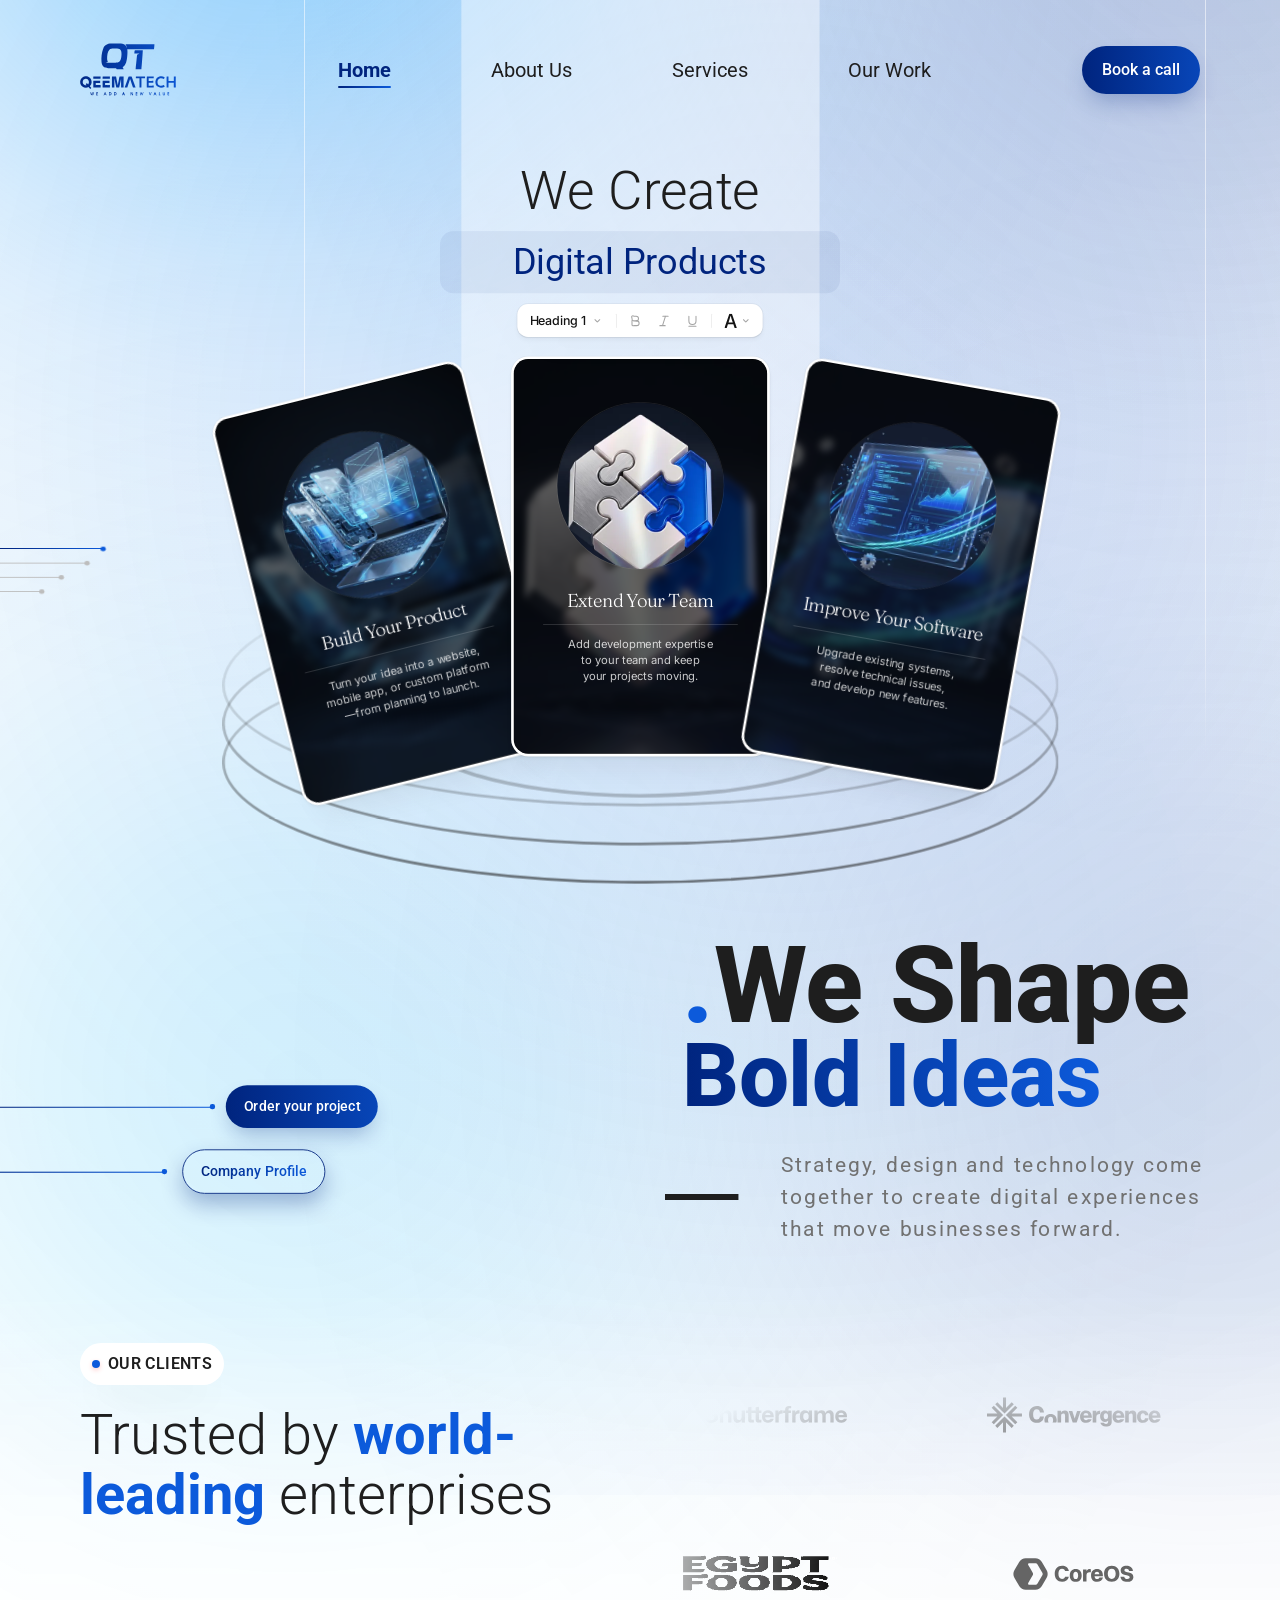
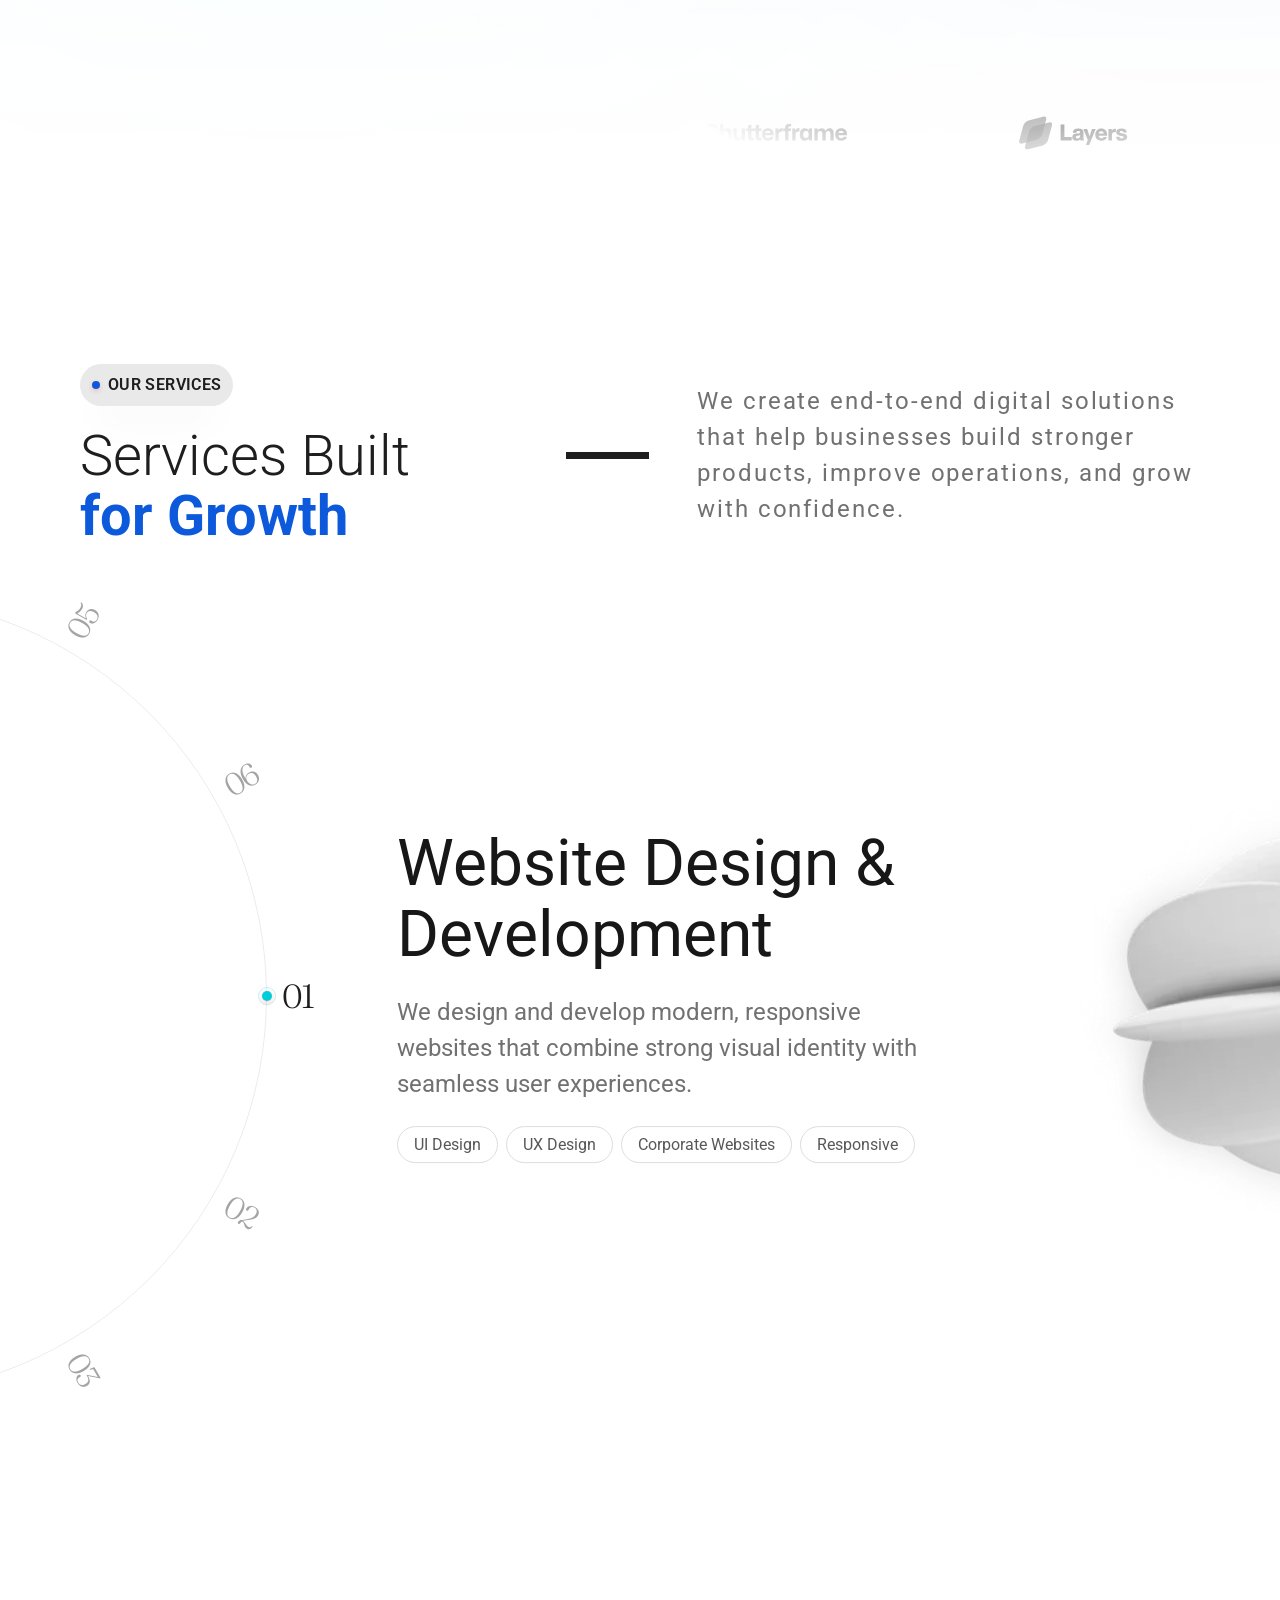
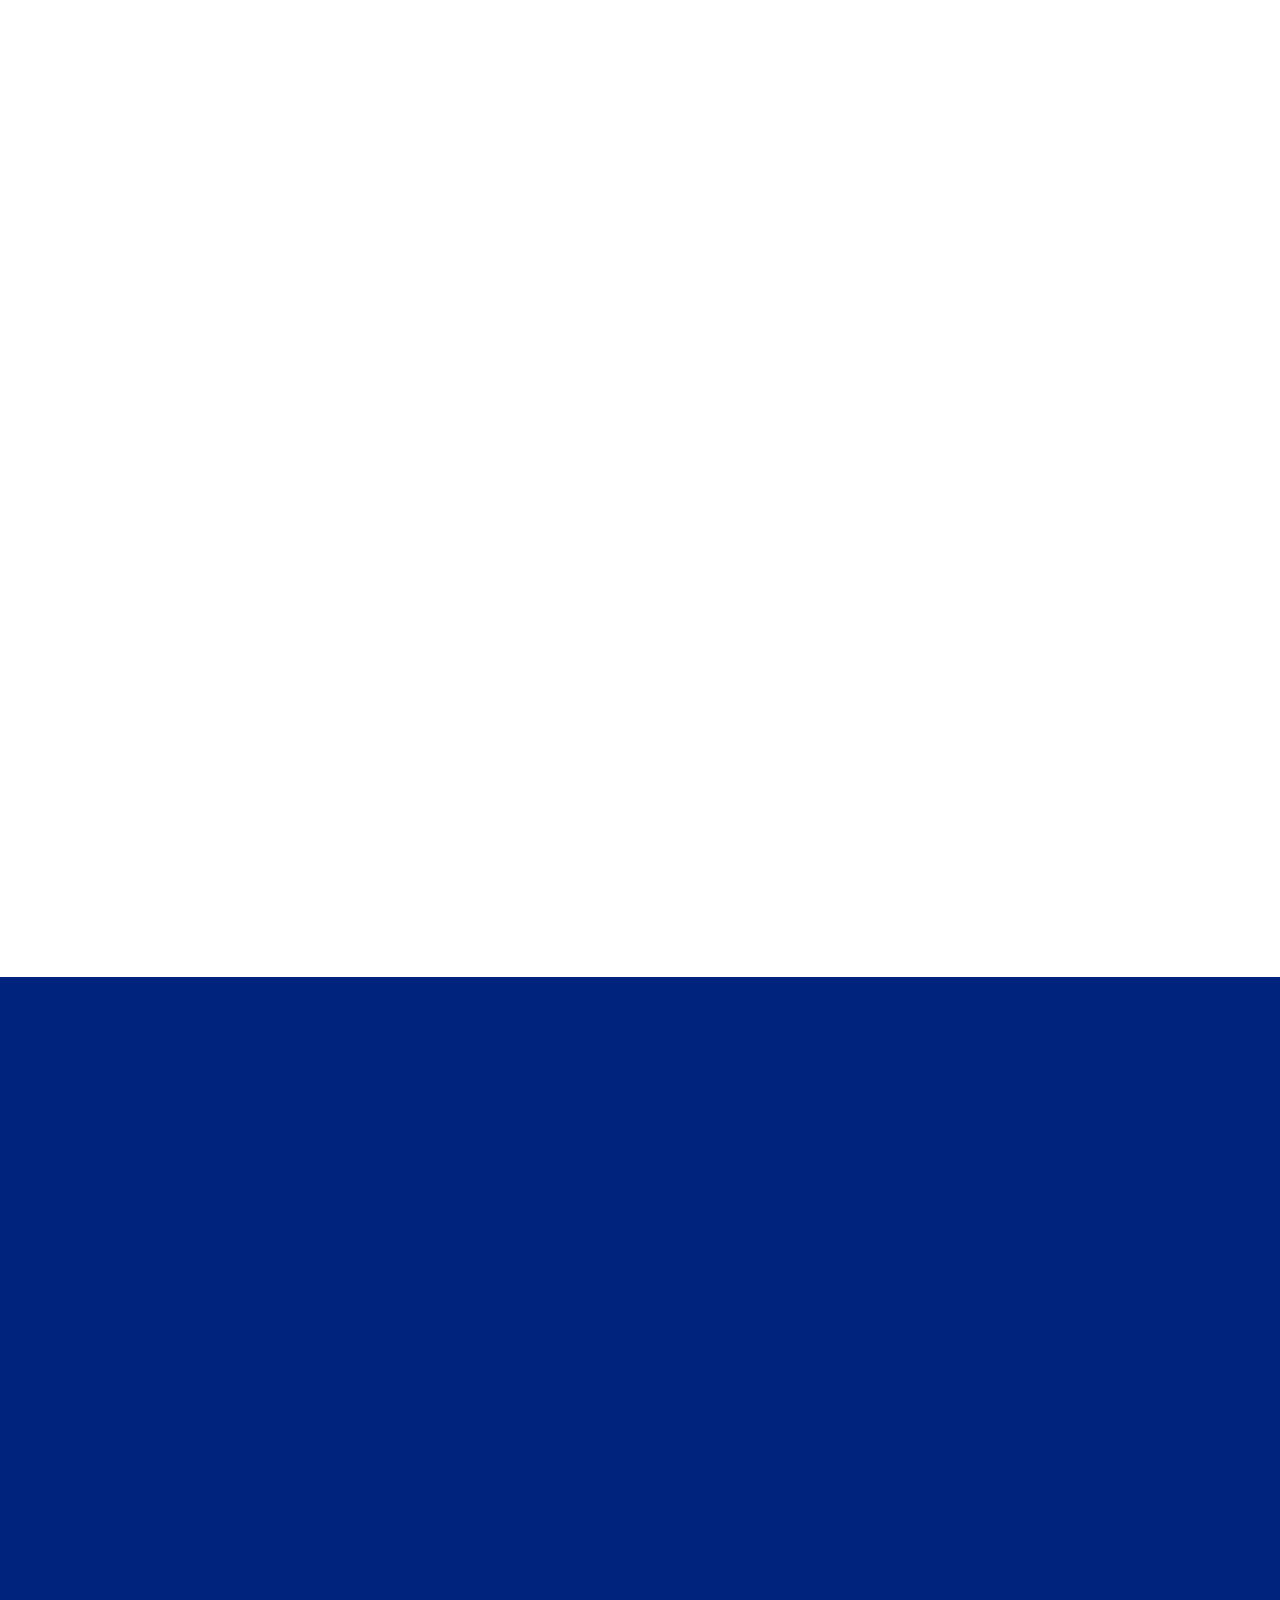
<file: site/index.html>
<!doctype html>
<html lang="en">
<head>
  <meta charset="utf-8">
  <meta name="viewport" content="width=device-width, initial-scale=1">
  <title>Qeematech | We Create Digital Products</title>
  <meta name="description" content="Qeematech builds digital products, platforms and experiences that help businesses move forward.">
  <script>document.documentElement.classList.add('js');</script>
  <link rel="preconnect" href="https://fonts.googleapis.com">
  <link rel="preconnect" href="https://fonts.gstatic.com" crossorigin>
  <link rel="stylesheet" href="https://fonts.googleapis.com/css2?family=Fraunces:opsz,wght,SOFT,WONK@9..144,300,0,1&family=Inter:wght@400;500&family=Roboto:wght@300;400;500;600;700;800&display=swap">
  <link rel="stylesheet" href="css/tokens.css">
  <link rel="stylesheet" href="css/base.css">
  <link rel="stylesheet" href="css/components.css">
  <link rel="stylesheet" href="css/glow.css">
  <link rel="stylesheet" href="css/home.css">
</head>
<body class="page-home" data-page="home">

  <!-- =============== Header =============== -->
  <div data-include="header"></div>

  <main>
    <div class="zone">
      <!-- =============== Hero =============== -->
      <section class="hero" id="hero" aria-label="Introduction">
        <div class="hero__stage" id="heroStage">

          <!-- ambient glows -->
          <div class="hero__glows" aria-hidden="true">
            <div class="glow-field glow-field--full"></div>
            <div class="glow-drift"></div>
            <div class="hero__band"></div>
            <span class="hero__vline hero__vline--l"></span>
            <span class="hero__vline hero__vline--r"></span>
          </div>

          <!-- left ticks -->
          <div class="hero__ticks" aria-hidden="true">
            <span class="tick tick--blue" style="top:617px;--x:116px"></span>
            <span class="tick" style="top:633px;--x:98px"></span>
            <span class="tick" style="top:649px;--x:69px"></span>
            <span class="tick" style="top:665px;--x:47px"></span>
          </div>

          <!-- title -->
          <h1 class="hero__title" id="heroTitle" data-size="h1">
            <span class="hero__title-line"><span class="rise" style="--d:.1s">We Create</span></span>
            <span class="hero__title-box rise" style="--d:.28s"><span>Digital Products</span></span>
          </h1>

          <!-- text formatting toolbar (Figma "Function Bar"): changes the hero title size, style and colour -->
          <div class="ftool" id="ftool" role="toolbar" aria-label="Hero title formatting" aria-controls="heroTitle">
            <div class="ftool__wrap">
              <button type="button" class="ftool__btn ftool__btn--heading" id="ftoolHeading" aria-haspopup="listbox" aria-expanded="false" aria-controls="ftoolSizes">
                <span id="ftoolHeadingLabel">Heading 1</span>
                <svg class="ftool__chev" width="16" height="16" viewBox="0 0 16 16" fill="none" aria-hidden="true"><path d="M5.333 6.667 7.529 8.862a.6.6 0 0 0 .942 0l2.196-2.195" stroke="currentColor" stroke-width="1.17" stroke-linecap="round" stroke-linejoin="round"/></svg>
              </button>
              <ul class="ftool__menu" id="ftoolSizes" role="listbox" aria-label="Text size" hidden>
                <li role="option" tabindex="-1" data-size="h1" aria-selected="true">Heading 1</li>
                <li role="option" tabindex="-1" data-size="h2" aria-selected="false">Heading 2</li>
                <li role="option" tabindex="-1" data-size="h3" aria-selected="false">Heading 3</li>
                <li role="option" tabindex="-1" data-size="p" aria-selected="false">Paragraph</li>
              </ul>
            </div>
            <span class="ftool__div" aria-hidden="true"></span>
            <button type="button" class="ftool__icon" data-style="bold" aria-pressed="false" aria-label="Bold">
              <svg width="16" height="16" viewBox="0 0 16 16" fill="none" aria-hidden="true"><path d="M4 6c0 1.104.895 2 2 2h2.666a2.667 2.667 0 0 0 0-5.334H6A1.333 1.333 0 0 0 4 4.666V6Z" stroke="currentColor" stroke-width="1.17" stroke-linecap="square" stroke-linejoin="round"/><path d="M8.666 8h.667a2.667 2.667 0 0 1 0 5.334H6A1.333 1.333 0 0 1 4 12V8" stroke="currentColor" stroke-width="1.17" stroke-linecap="square" stroke-linejoin="round"/></svg>
            </button>
            <button type="button" class="ftool__icon" data-style="italic" aria-pressed="false" aria-label="Italic">
              <svg width="16" height="16" viewBox="0 0 16 16" fill="none" aria-hidden="true"><path d="M6.666 2.666h6M9.667 2.667 6.334 13.333M3.334 13.333h6" stroke="currentColor" stroke-width="1.17" stroke-linecap="round" stroke-linejoin="round"/></svg>
            </button>
            <button type="button" class="ftool__icon" data-style="underline" aria-pressed="false" aria-label="Underline">
              <svg width="16" height="16" viewBox="0 0 16 16" fill="none" aria-hidden="true"><path d="M4 14h8M4 2.667V8a4 4 0 0 0 8 0V2.667" stroke="currentColor" stroke-width="1.17" stroke-linecap="round"/></svg>
            </button>
            <span class="ftool__div" aria-hidden="true"></span>
            <div class="ftool__wrap">
              <button type="button" class="ftool__btn ftool__btn--color" id="ftoolColor" aria-haspopup="true" aria-expanded="false" aria-controls="ftoolSwatches" aria-label="Text colour">
                <svg class="ftool__a" width="14" height="16" viewBox="0 0 14 16" aria-hidden="true"><path d="M0 16 5.517 0H8.4L14 16h-2.551L8.441 7.087a35 35 0 0 1-.777-2.545A52 52 0 0 1 6.689 1.02h.498a65 65 0 0 1-.965 3.544A56 56 0 0 1 5.486 7.087L2.551 16H0Zm2.997-4.209V9.75h8.006v2.041H2.997Z" fill="currentColor"/><rect class="ftool__a-bar" x="0" y="14.5" width="14" height="1.5" rx=".75"/></svg>
                <svg class="ftool__chev" width="16" height="16" viewBox="0 0 16 16" fill="none" aria-hidden="true"><path d="M5.333 6.667 7.529 8.862a.6.6 0 0 0 .942 0l2.196-2.195" stroke="currentColor" stroke-width="1.17" stroke-linecap="round" stroke-linejoin="round"/></svg>
              </button>
              <div class="ftool__swatches" id="ftoolSwatches" role="group" aria-label="Text colour" hidden>
                <button type="button" style="--c:#1e1e1e" data-color="default" aria-label="Default" class="is-active"></button>
                <button type="button" style="--c:#00247e" data-color="navy" aria-label="Navy"></button>
                <button type="button" style="--c:#0c5adb" data-color="blue" aria-label="Blue"></button>
                <button type="button" style="--c:#00cedc" data-color="cyan" aria-label="Cyan"></button>
                <button type="button" style="--c:linear-gradient(90deg,#00247e,#0c5adb)" data-color="gradient" aria-label="Brand gradient"></button>
              </div>
            </div>
          </div>

          <!-- rings -->
          <img decoding="async" class="hero__rings" src="assets/svg/hero-rings.svg" alt="" aria-hidden="true">

          <!-- testimonial card fan -->
          <div class="fan" id="heroFan">
            <article class="tcard tcard--1" style="--dx:-289.68px;--dy:30.29px;--r:-14deg;--k:1;--i:0">
              <div class="tcard__float">
                <div class="tcard__wrap">
                  <div class="tcard__bg"><img decoding="async" src="assets/img/hero-card-build.webp" alt=""></div>
                  <div class="tcard__photo"><img fetchpriority="high" decoding="async" src="assets/img/hero-card-build.webp" alt="Floating phones, wireframes and laptop assembling into a product"></div>
                  <div class="tcard__body">
                    <h3 class="tcard__title">Build Your Product</h3>
                    <hr>
                    <p class="tcard__desc">Turn your idea into a website, mobile app, or custom platform—from planning to launch.</p>
                  </div>
                </div>
              </div>
            </article>
            <article class="tcard tcard--2" style="--dx:0px;--dy:0px;--r:0deg;--k:.5;--i:1">
              <div class="tcard__float">
                <div class="tcard__wrap">
                  <div class="tcard__bg"><img decoding="async" src="assets/img/hero-card-team.webp" alt=""></div>
                  <div class="tcard__photo"><img fetchpriority="high" decoding="async" src="assets/img/hero-card-team.webp" alt="Interlocking puzzle pieces forming one team"></div>
                  <div class="tcard__body">
                    <h3 class="tcard__title">Extend Your Team</h3>
                    <hr>
                    <p class="tcard__desc">Add development expertise to your team and keep your projects moving.</p>
                  </div>
                </div>
              </div>
            </article>
            <article class="tcard tcard--3" style="--dx:293.12px;--dy:21.37px;--r:10deg;--k:-1;--i:2">
              <div class="tcard__float">
                <div class="tcard__wrap">
                  <div class="tcard__bg"><img decoding="async" src="assets/img/hero-card-improve.webp" alt=""></div>
                  <div class="tcard__photo"><img fetchpriority="high" decoding="async" src="assets/img/hero-card-improve.webp" alt="Code editor and dashboard with gears orbiting an upgrade"></div>
                  <div class="tcard__body">
                    <h3 class="tcard__title">Improve Your Software</h3>
                    <hr>
                    <p class="tcard__desc">Upgrade existing systems, resolve technical issues, and develop new features.</p>
                  </div>
                </div>
              </div>
            </article>
          </div>

          <!-- statement -->
          <div class="hero__statement" data-reveal>
            <p class="hero__big hero__big--1"><span class="hero__dot">.</span>We Shape</p>
            <p class="hero__big hero__big--2">Bold Ideas</p>
            <div class="lead-row hero__lead">
              <p class="lead">Strategy, design and technology come together to create digital experiences that move businesses forward.</p>
            </div>
          </div>

          <!-- CTA rows -->
          <div class="hero__cta hero__cta--1" data-reveal="right"><span class="cta-line"></span><a class="btn" href="book-a-call.html">Order your project</a></div>
          <div class="hero__cta hero__cta--2" data-reveal="right" style="--d:.15s"><span class="cta-line"></span><a class="btn btn--outline" href="#"><span>Company Profile</span></a></div>
        </div>
      </section>

      <!-- =============== Clients =============== -->
      <section class="clients" id="clients" aria-labelledby="clientsTitle">
        <div class="clients__inner">
          <div class="clients__head" data-reveal="left">
            <span class="pill">Our Clients</span>
            <h2 class="title" id="clientsTitle">Trusted by <strong>world-<br>leading</strong> enterprises</h2>
          </div>
          <div class="clients__logos" aria-label="Client logos" data-reveal="zoom">
            <div class="marquee marquee--l" style="--speed:38s">
              <ul class="marquee__track">
                <li><img decoding="async" src="assets/svg/logo-shutterframe-1.svg" alt="" style="width:179px"></li>
                <li><img decoding="async" src="assets/svg/logo-convergence.svg" alt="" style="width:174px"></li>
                <li><img decoding="async" src="assets/svg/logo-w.svg" alt="" style="width:137px"></li>
              </ul>
            </div>
            <div class="marquee marquee--r" style="--speed:44s">
              <ul class="marquee__track">
                <li><img decoding="async" src="assets/img/logo-white-01 (1) (1).png" alt="" style="width:164px"></li>
                <li><img decoding="async" src="assets/svg/logo-coreos.svg" alt="" style="width:121px"></li>
                <li><img decoding="async" src="assets/svg/logo-shutterframe-2.svg" alt="" style="width:167px"></li>
              </ul>
            </div>
            <div class="marquee marquee--l" style="--speed:50s">
              <ul class="marquee__track">
                <li><img decoding="async" src="assets/svg/logo-shutterframe-1.svg" alt="" style="width:179px"></li>
                <li><img decoding="async" src="assets/svg/logo-layers-a.svg" alt="" style="width:109px"></li>
                <li><img decoding="async" src="assets/svg/logo-layers-b.svg" alt="" style="width:170px"></li>
              </ul>
            </div>
          </div>
        </div>
      </section>
    </div>

    <!-- =============== Services =============== -->
    <section class="services" id="services" aria-labelledby="servicesTitle">
      <div class="services__head">
        <div class="services__head-left" data-reveal="left">
          <span class="pill pill--grey">Our services</span>
          <h2 class="title" id="servicesTitle">Services Built <strong>for Growth</strong></h2>
        </div>
        <div class="lead-row services__lead" data-reveal="right">
          <p class="lead">We create end-to-end digital solutions that help businesses build stronger products, improve operations, and grow with confidence.</p>
        </div>
      </div>

      <!-- Track = scroll runway. The panel stays pinned while you scroll through the 6 services, then releases. -->
      <div class="services__track" id="servicesTrack">
      <div class="services__panel" id="servicesPanel" data-active="0">
        <div class="wheel">
          <div class="wheel__ring" aria-hidden="true"></div>
          <ol class="wheel__list" id="wheelList">
            <li class="wheel__item" data-i="0"><button type="button"><span class="wheel__dot"></span><span class="wheel__num">01</span></button></li>
            <li class="wheel__item" data-i="1"><button type="button"><span class="wheel__dot"></span><span class="wheel__num">02</span></button></li>
            <li class="wheel__item" data-i="2"><button type="button"><span class="wheel__dot"></span><span class="wheel__num">03</span></button></li>
            <li class="wheel__item" data-i="3"><button type="button"><span class="wheel__dot"></span><span class="wheel__num">04</span></button></li>
            <li class="wheel__item" data-i="4"><button type="button"><span class="wheel__dot"></span><span class="wheel__num">05</span></button></li>
            <li class="wheel__item" data-i="5"><button type="button"><span class="wheel__dot"></span><span class="wheel__num">06</span></button></li>
          </ol>
        </div>

        <!-- slide copy: 01 is from the Figma design; 02-06 are placeholder copy to edit -->
        <div class="services__slides" aria-live="polite">
          <article class="sslide is-active" data-i="0">
            <h3><a href="website-design-development.html">Website Design &amp; Development</a></h3>
            <p>We design and develop modern, responsive websites that combine strong visual identity with seamless user experiences.</p>
            <div class="sslide__tags"><span class="tag">UI Design</span><span class="tag">UX Design</span><span class="tag">Corporate Websites</span><span class="tag">Responsive</span></div>
          </article>
          <article class="sslide" data-i="1">
            <h3><a href="mobile-app-development.html">Mobile App Development</a></h3>
            <p>Native and cross-platform apps built for performance, polish and growth on iOS and Android.</p>
            <div class="sslide__tags"><span class="tag">iOS</span><span class="tag">Android</span><span class="tag">Flutter</span><span class="tag">App Store Launch</span></div>
          </article>
          <article class="sslide" data-i="2">
            <h3><a href="e-commerce-solutions.html">E-Commerce Solutions</a></h3>
            <p>Fast, conversion-focused online stores with secure payments, smart catalogs and smooth checkout.</p>
            <div class="sslide__tags"><span class="tag">Online Stores</span><span class="tag">Payments</span><span class="tag">Catalog</span><span class="tag">Conversion</span></div>
          </article>
          <article class="sslide" data-i="3">
            <h3><a href="custom-software.html">Custom Software</a></h3>
            <p>Tailor-made systems and platforms that streamline operations and scale with your business.</p>
            <div class="sslide__tags"><span class="tag">Web Platforms</span><span class="tag">Dashboards</span><span class="tag">Integrations</span><span class="tag">APIs</span></div>
          </article>
          <article class="sslide" data-i="4">
            <h3><a href="branding-identity.html">Branding &amp; Identity</a></h3>
            <p>Memorable brand systems, from logo and tone of voice to guidelines that keep every touchpoint consistent.</p>
            <div class="sslide__tags"><span class="tag">Logo</span><span class="tag">Brand Guidelines</span><span class="tag">Messaging</span><span class="tag">Collateral</span></div>
          </article>
          <article class="sslide" data-i="5">
            <h3><a href="digital-marketing.html">Digital Marketing</a></h3>
            <p>Data-driven campaigns, SEO and content that bring the right audience to your product.</p>
            <div class="sslide__tags"><span class="tag">SEO</span><span class="tag">Social Media</span><span class="tag">Paid Ads</span><span class="tag">Analytics</span></div>
          </article>
        </div>

        <div class="services__art" aria-hidden="true">
          <img decoding="async" id="servicesArt" src="assets/img/service-illustration.webp" alt="">
        </div>
      </div>
      </div>
    </section>

    <!-- =============== Our Work =============== -->
    <section class="work" id="work" aria-labelledby="workTitle">
      <div class="work__head">
        <span class="pill pill--soft" data-reveal>Our Work</span>
        <h2 class="title" id="workTitle" data-reveal style="--d:.08s">Projects That Turn Ideas Into <strong>Impact</strong></h2>
        <p class="lead work__lead" data-reveal style="--d:.16s">A selection of digital products, platforms, and experiences we’ve built for ambitious businesses across different industries.</p>
        <div class="work__tags" id="workTags" role="group" aria-label="Filter projects" data-reveal style="--d:.24s">
          <button type="button" class="tag" data-filter="mobile">Mobile Applications</button>
          <button type="button" class="tag" data-filter="corporate">Corporate Websites</button>
          <button type="button" class="tag" data-filter="ecommerce">E-Commerce</button>
          <button type="button" class="tag" data-filter="travel">Travel Websites</button>
          <button type="button" class="tag" data-filter="education">Educational Websites</button>
          <button type="button" class="tag" data-filter="custom">Custom Software</button>
        </div>
      </div>

      <div class="work__grid" id="workGrid">
        <!-- Titles/descriptions are the Figma placeholders. data-cat is demo data for the filter chips. -->
        <article class="pcard" data-cat="corporate travel" data-reveal>
          <a class="pcard__shot" href="#"><img decoding="async" src="assets/img/project-screenshot.webp" alt="" loading="lazy"></a>
          <h3>Rivermark</h3>
          <p>High-Performance Websites And Platforms Built To Deliver Seamless Digital Experiences.</p>
          <a class="pcard__link" href="#"><span>View Nominees</span><img decoding="async" src="assets/svg/arrow-right.svg" alt=""></a>
        </article>
        <article class="pcard" data-cat="mobile custom" data-reveal style="--d:.1s">
          <a class="pcard__shot" href="#"><img decoding="async" src="assets/img/project-screenshot1.webp" alt="" loading="lazy"></a>
          <h3>Rivermark</h3>
          <p>High-Performance Websites And Platforms Built To Deliver Seamless Digital Experiences.</p>
          <a class="pcard__link" href="#"><span>View Nominees</span><img decoding="async" src="assets/svg/arrow-right.svg" alt=""></a>
        </article>
        <article class="pcard" data-cat="ecommerce corporate" data-reveal style="--d:.2s">
          <a class="pcard__shot" href="#"><img decoding="async" src="assets/img/project-screenshot2.webp" alt="" loading="lazy"></a>
          <h3>Rivermark</h3>
          <p>High-Performance Websites And Platforms Built To Deliver Seamless Digital Experiences.</p>
          <a class="pcard__link" href="#"><span>View Nominees</span><img decoding="async" src="assets/svg/arrow-right.svg" alt=""></a>
        </article>
        <article class="pcard" data-cat="education travel" data-reveal>
          <a class="pcard__shot" href="#"><img decoding="async" src="assets/img/project-screenshot.webp" alt="" loading="lazy"></a>
          <h3>Rivermark</h3>
          <p>High-Performance Websites And Platforms Built To Deliver Seamless Digital Experiences.</p>
          <a class="pcard__link" href="#"><span>View Nominees</span><img decoding="async" src="assets/svg/arrow-right.svg" alt=""></a>
        </article>
        <article class="pcard" data-cat="custom education" data-reveal style="--d:.1s">
          <a class="pcard__shot" href="#"><img decoding="async" src="assets/img/project-screenshot1.webp" alt="" loading="lazy"></a>
          <h3>Rivermark</h3>
          <p>High-Performance Websites And Platforms Built To Deliver Seamless Digital Experiences.</p>
          <a class="pcard__link" href="#"><span>View Nominees</span><img decoding="async" src="assets/svg/arrow-right.svg" alt=""></a>
        </article>
        <article class="pcard" data-cat="mobile ecommerce" data-reveal style="--d:.2s">
          <a class="pcard__shot" href="#"><img decoding="async" src="assets/img/project-screenshot2.webp" alt="" loading="lazy"></a>
          <h3>Rivermark</h3>
          <p>High-Performance Websites And Platforms Built To Deliver Seamless Digital Experiences.</p>
          <a class="pcard__link" href="#"><span>View Nominees</span><img decoding="async" src="assets/svg/arrow-right.svg" alt=""></a>
        </article>
      </div>
      <a class="btn work__more" href="our-work.html" data-reveal>See More</a>
    </section>

    <!-- =============== Testimonials =============== -->
    <section class="testi" id="testimonials" aria-labelledby="testiTitle">
      <div class="testi__bg" aria-hidden="true">
        <img decoding="async" class="testi__blob" src="assets/svg/testimonial-blob.svg" alt="">
        <img decoding="async" class="testi__comma" src="assets/svg/comma.svg" alt="">
      </div>
      <div class="testi__inner">
        <div class="testi__head" data-reveal>
          <span class="pill pill--grey">Testimonios</span>
          <h2 class="title" id="testiTitle">We give your project a <strong>stronger foundation</strong> for success</h2>
        </div>

        <div class="testi__stage" id="testiStage" data-active="0">
          <!-- Slide 1 is from the Figma design; slides 2-4 are placeholder content. -->
          <article class="tslide is-active" data-i="0">
            <div class="tslide__photo"><img decoding="async" src="assets/img/testimonial-heba.webp" alt="Heba Yasser" loading="lazy"><span class="tslide__play" aria-hidden="true"><img decoding="async" src="assets/svg/play.svg" alt=""></span></div>
            <div class="tslide__text">
              <div class="tslide__card">
                <div><h3>Heba Yasser</h3><p class="tslide__project">Project name</p></div>
                <p class="tslide__quote">one of the best detecated and proffisional team i've worked with, in last hallwoen campaign they deliver to us B.Tech the campaign in short notice with great quality and no delays I really appreciate the commitment to deadlines, high quality and their followup is just amazing<br>highly recommended</p>
              </div>
              <div class="tslide__stars" role="img" aria-label="5 star rating"><img decoding="async" src="assets/svg/icon.svg" alt=""><img decoding="async" src="assets/svg/icon.svg" alt=""><img decoding="async" src="assets/svg/icon.svg" alt=""><img decoding="async" src="assets/svg/icon.svg" alt=""></div>
            </div>
          </article>
          <article class="tslide" data-i="1" data-placeholder>
            <div class="tslide__photo"><img decoding="async" src="assets/img/testimonial-heba.webp" alt="" loading="lazy"><span class="tslide__play" aria-hidden="true"><img decoding="async" src="assets/svg/play.svg" alt=""></span></div>
            <div class="tslide__text">
              <div class="tslide__card">
                <div><h3>Client Name</h3><p class="tslide__project">Project name</p></div>
                <p class="tslide__quote">Placeholder testimonial. Replace with a real client quote about the quality, communication and delivery of the project.</p>
              </div>
              <div class="tslide__stars" role="img" aria-label="5 star rating"><img decoding="async" src="assets/svg/icon.svg" alt=""><img decoding="async" src="assets/svg/icon.svg" alt=""><img decoding="async" src="assets/svg/icon.svg" alt=""><img decoding="async" src="assets/svg/icon.svg" alt=""></div>
            </div>
          </article>
          <article class="tslide" data-i="2" data-placeholder>
            <div class="tslide__photo"><img decoding="async" src="assets/img/testimonial-heba.webp" alt="" loading="lazy"><span class="tslide__play" aria-hidden="true"><img decoding="async" src="assets/svg/play.svg" alt=""></span></div>
            <div class="tslide__text">
              <div class="tslide__card">
                <div><h3>Client Name</h3><p class="tslide__project">Project name</p></div>
                <p class="tslide__quote">Placeholder testimonial. Replace with a real client quote about the quality, communication and delivery of the project.</p>
              </div>
              <div class="tslide__stars" role="img" aria-label="5 star rating"><img decoding="async" src="assets/svg/icon.svg" alt=""><img decoding="async" src="assets/svg/icon.svg" alt=""><img decoding="async" src="assets/svg/icon.svg" alt=""><img decoding="async" src="assets/svg/icon.svg" alt=""></div>
            </div>
          </article>
          <article class="tslide" data-i="3" data-placeholder>
            <div class="tslide__photo"><img decoding="async" src="assets/img/testimonial-heba.webp" alt="" loading="lazy"><span class="tslide__play" aria-hidden="true"><img decoding="async" src="assets/svg/play.svg" alt=""></span></div>
            <div class="tslide__text">
              <div class="tslide__card">
                <div><h3>Client Name</h3><p class="tslide__project">Project name</p></div>
                <p class="tslide__quote">Placeholder testimonial. Replace with a real client quote about the quality, communication and delivery of the project.</p>
              </div>
              <div class="tslide__stars" role="img" aria-label="5 star rating"><img decoding="async" src="assets/svg/icon.svg" alt=""><img decoding="async" src="assets/svg/icon.svg" alt=""><img decoding="async" src="assets/svg/icon.svg" alt=""><img decoding="async" src="assets/svg/icon.svg" alt=""></div>
            </div>
          </article>

          <div class="testi__nav">
            <button type="button" class="testi__arrow testi__arrow--up" id="testiPrev" aria-label="Previous testimonial"><svg viewBox="0 0 20 20" width="20" height="20" fill="none" stroke="currentColor" stroke-width="1.5" stroke-linecap="round" stroke-linejoin="round"><path d="m5 12.5 5-5 5 5"/></svg></button>
            <div class="testi__dots" id="testiDots" role="tablist" aria-label="Testimonials">
              <button type="button" role="tab" aria-selected="true" aria-label="Testimonial 1" class="is-active"></button>
              <button type="button" role="tab" aria-selected="false" aria-label="Testimonial 2"></button>
              <button type="button" role="tab" aria-selected="false" aria-label="Testimonial 3"></button>
              <button type="button" role="tab" aria-selected="false" aria-label="Testimonial 4"></button>
            </div>
            <button type="button" class="testi__arrow testi__arrow--down" id="testiNext" aria-label="Next testimonial"><svg viewBox="0 0 20 20" width="20" height="20" fill="none" stroke="currentColor" stroke-width="1.5" stroke-linecap="round" stroke-linejoin="round"><path d="m5 7.5 5 5 5-5"/></svg></button>
          </div>
        </div>
      </div>
    </section>
  </main>

  <!-- =============== Footer =============== -->
  <div data-include="footer"></div>

  <script src="js/components.js"></script>
  <script src="js/main.js"></script>
  <script src="js/home.js"></script>
</body>
</html>
</file>
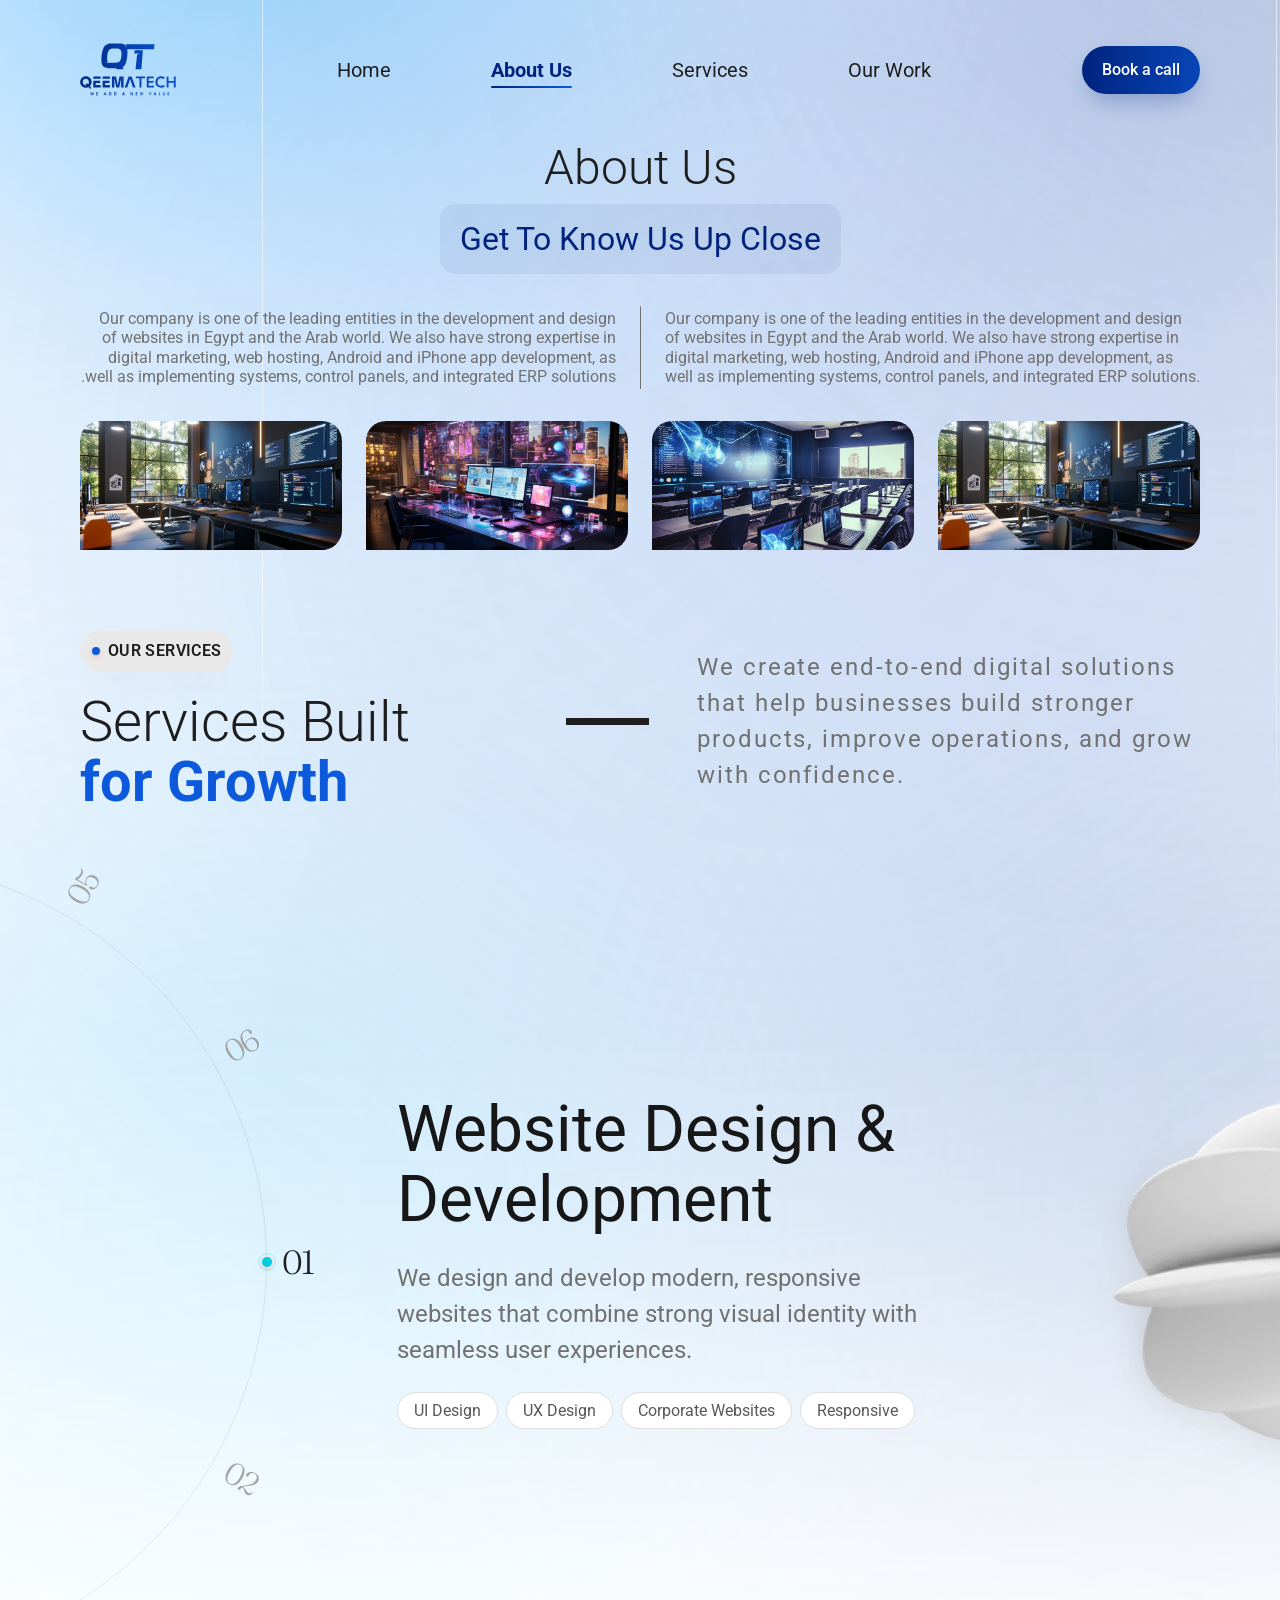
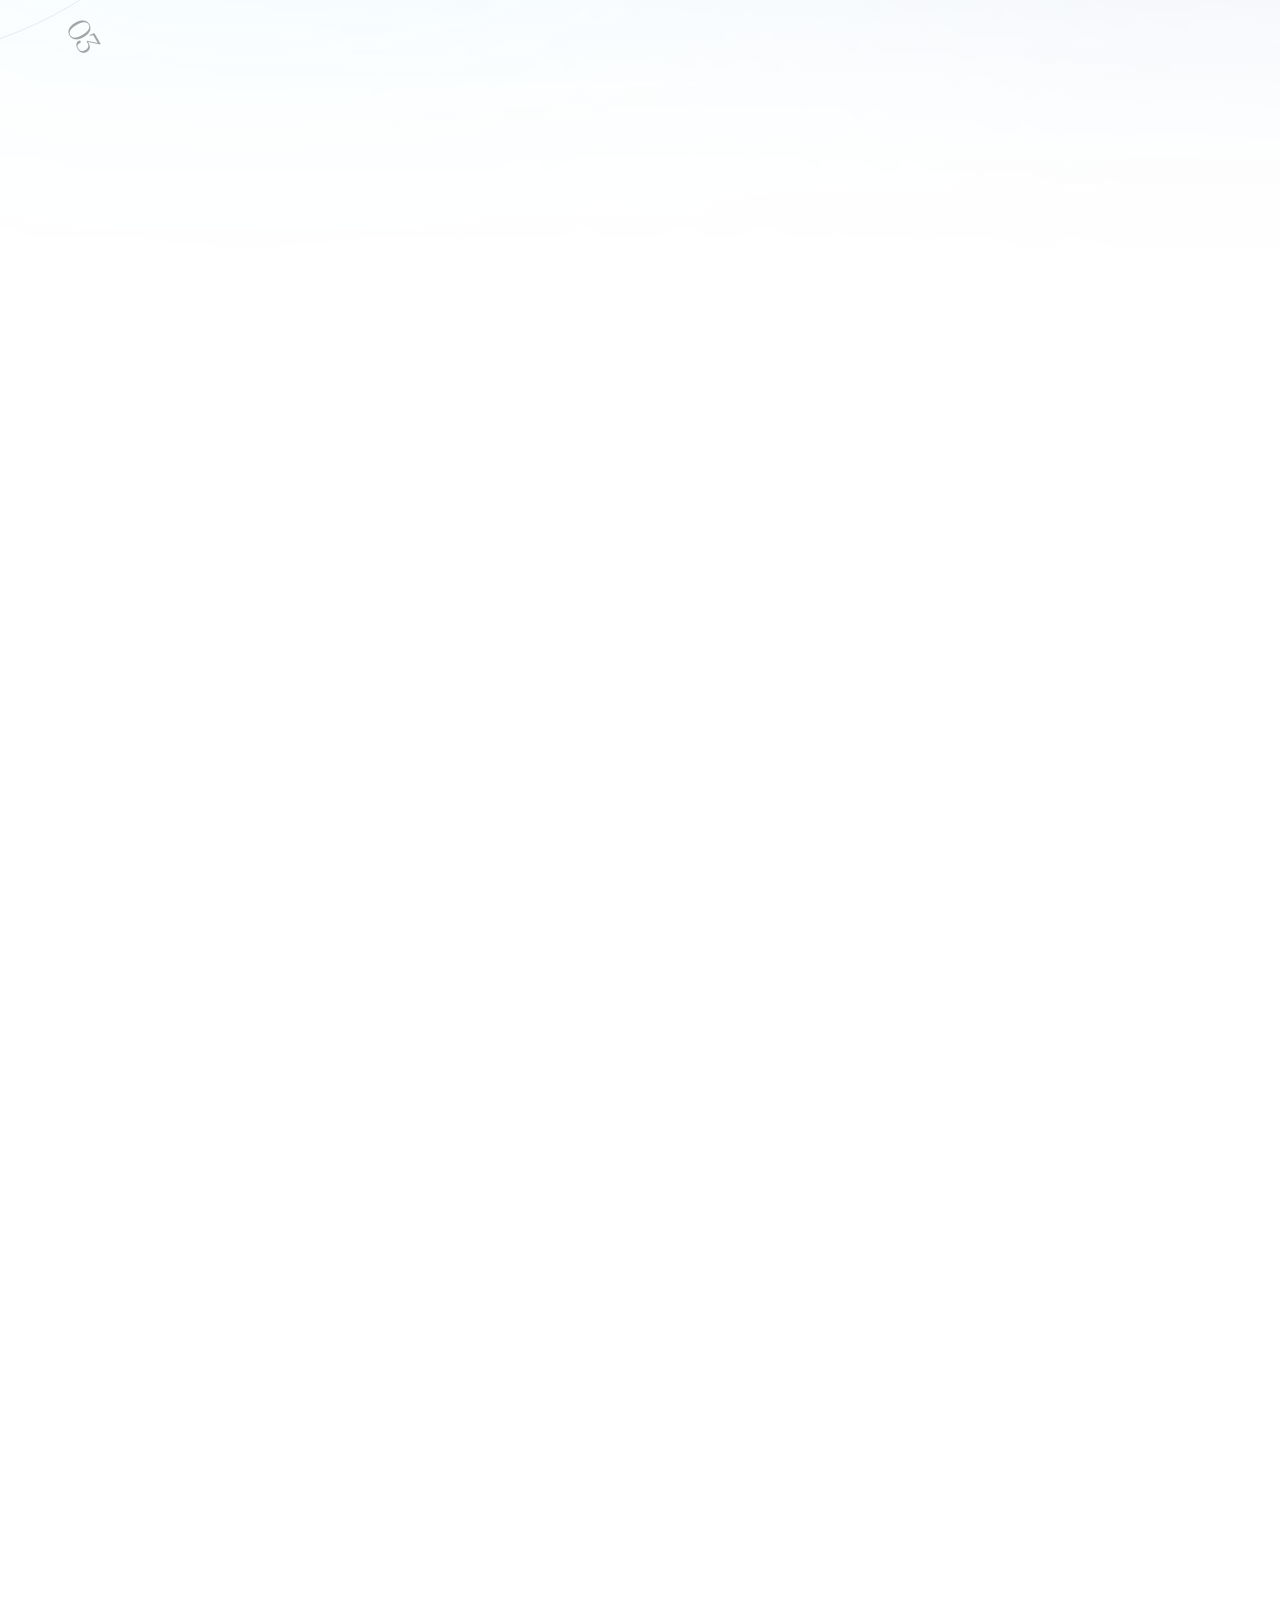
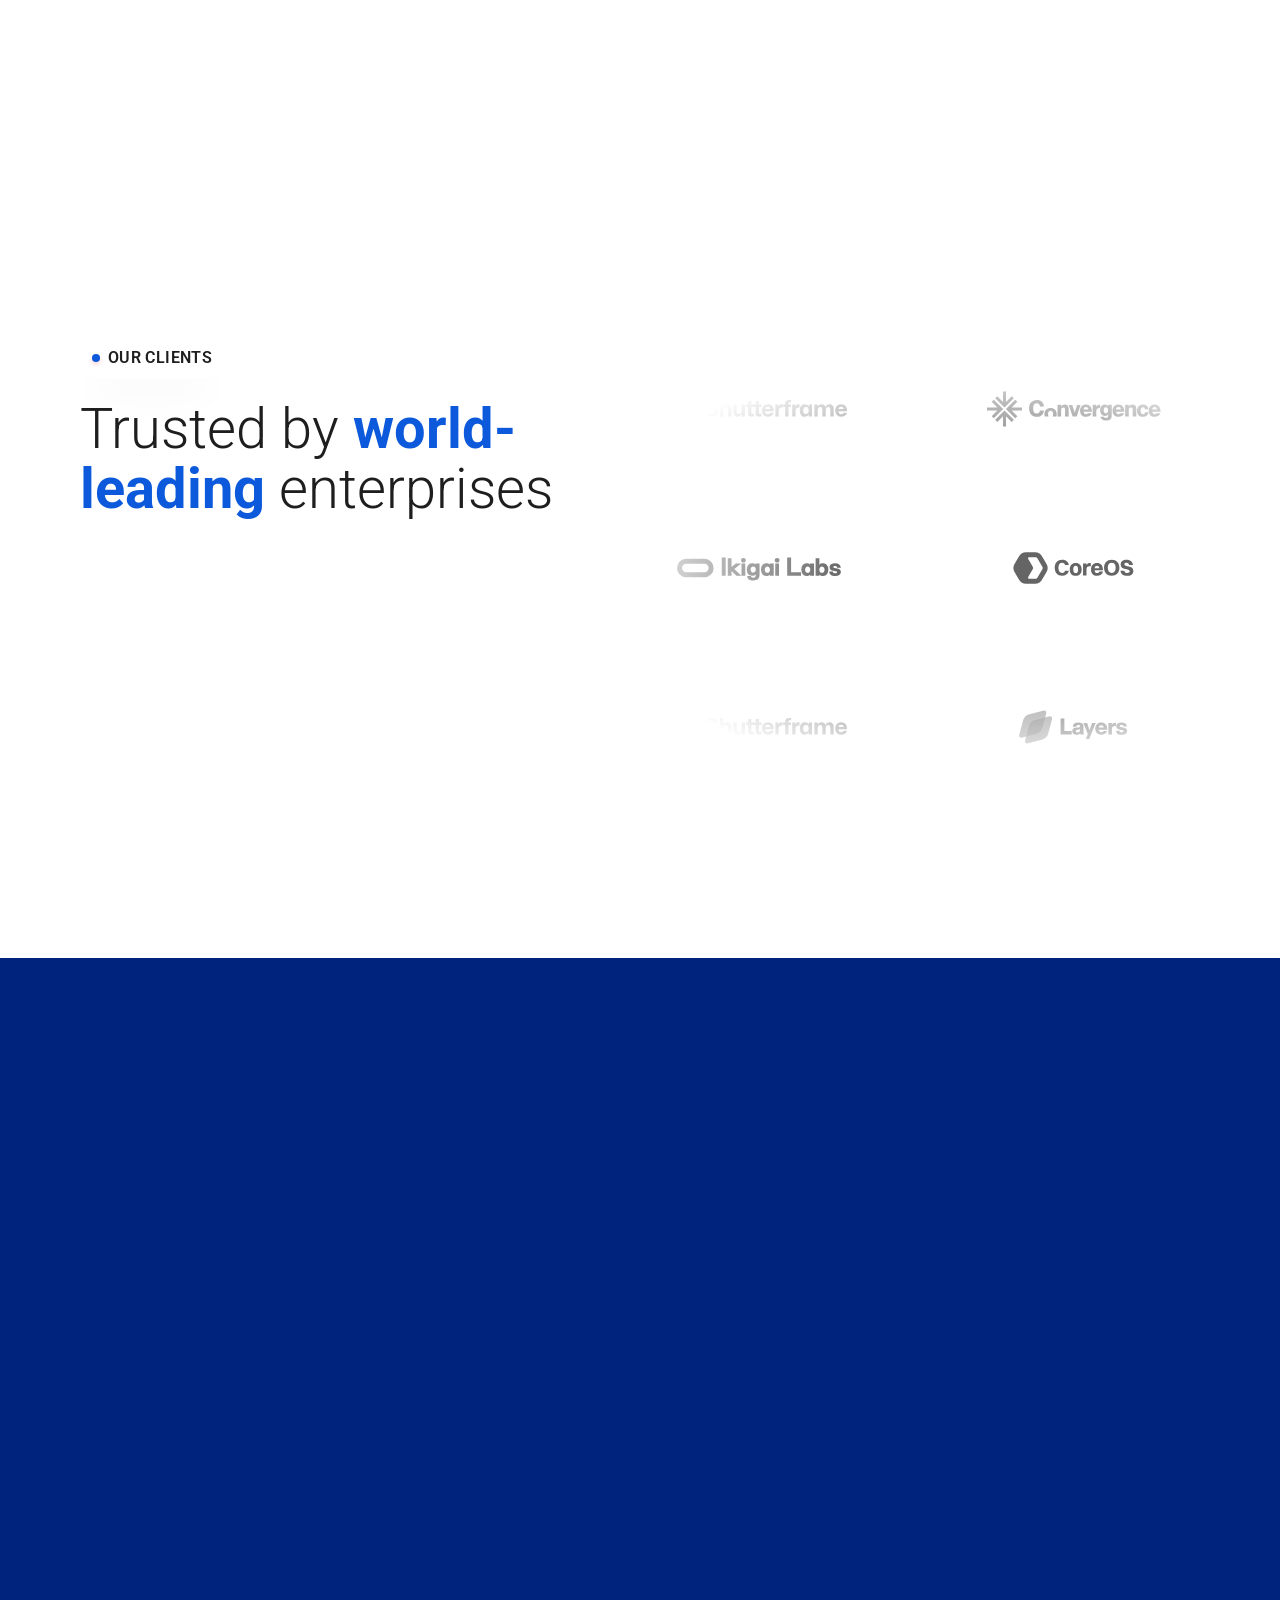
<file: site/about.html>
<!doctype html>
<html lang="en">
<head>
  <meta charset="utf-8">
  <meta name="viewport" content="width=device-width, initial-scale=1">
  <title>About Us | Qeematech</title>
  <meta name="description" content="Qeematech is one of the leading entities in the development and design of websites in Egypt and the Arab world.">
  <script>document.documentElement.classList.add('js');</script>
  <link rel="preconnect" href="https://fonts.googleapis.com">
  <link rel="preconnect" href="https://fonts.gstatic.com" crossorigin>
  <link rel="stylesheet" href="https://fonts.googleapis.com/css2?family=Fraunces:opsz,wght,SOFT,WONK@9..144,300,0,1&family=Inter:wght@400;500&family=Roboto:wght@300;400;500;600;700;800&display=swap">
  <link rel="stylesheet" href="css/tokens.css">
  <link rel="stylesheet" href="css/base.css">
  <link rel="stylesheet" href="css/components.css">
  <link rel="stylesheet" href="css/glow.css">
  <link rel="stylesheet" href="css/home.css">
  <link rel="stylesheet" href="css/inner.css">
  <link rel="stylesheet" href="css/about.css">
</head>
<body class="page-about" data-page="about">

  <div data-include="header"></div>

  <main class="inner inner--about">
    <div class="inner-glow inner-glow--tall" aria-hidden="true">
      <div class="inner-glow__stage">
        <div class="glow-field glow-field--full"></div>
        <div class="glow-drift"></div>
        <span class="inner-glow__vline inner-glow__vline--l"></span>
        <span class="inner-glow__vline inner-glow__vline--r"></span>
      </div>
    </div>

    <!-- =============== Hero =============== -->
    <section class="about-hero" aria-labelledby="aboutTitle">
      <h1 class="about-hero__title rise-in" id="aboutTitle" style="--d:.05s">About Us</h1>
      <p class="about-hero__box rise-in" style="--d:.2s"><span>Get to know us up close</span></p>

      <div class="about-hero__cols rise-in" style="--d:.35s">
        <!-- the left column is right-to-left in the design (Arabic copy goes here); same English text for now -->
        <p class="about-hero__p about-hero__p--rtl" dir="rtl">Our company is one of the leading entities in the development and design of websites in Egypt and the Arab world. We also have strong expertise in digital marketing, web hosting, Android and iPhone app development, as well as implementing systems, control panels, and integrated ERP solutions.</p>
        <span class="about-hero__divider" aria-hidden="true"></span>
        <p class="about-hero__p">Our company is one of the leading entities in the development and design of websites in Egypt and the Arab world. We also have strong expertise in digital marketing, web hosting, Android and iPhone app development, as well as implementing systems, control panels, and integrated ERP solutions.</p>
      </div>

      <ul class="about-hero__photos">
        <li data-reveal><img decoding="async" src="assets/img/about-office-1.jpg" alt="Qeematech office"></li>
        <li data-reveal style="--d:.1s"><img decoding="async" src="assets/img/about-office-2.jpg" alt="Team working at their desks"></li>
        <li data-reveal style="--d:.2s"><img decoding="async" src="assets/img/about-office-3.jpg" alt="Team monitoring dashboards"></li>
        <li data-reveal style="--d:.3s"><img decoding="async" src="assets/img/about-office-1.jpg" alt="Qeematech office"></li>
      </ul>
    </section>

    <!-- =============== Services =============== -->
    <section class="services" id="services" aria-labelledby="servicesTitle">
      <div class="services__head">
        <div class="services__head-left" data-reveal="left">
          <span class="pill pill--grey">Our services</span>
          <h2 class="title" id="servicesTitle">Services Built <strong>for Growth</strong></h2>
        </div>
        <div class="lead-row services__lead" data-reveal="right">
          <p class="lead">We create end-to-end digital solutions that help businesses build stronger products, improve operations, and grow with confidence.</p>
        </div>
      </div>

      <!-- Track = scroll runway. The panel stays pinned while you scroll through the 6 services, then releases. -->
      <div class="services__track" id="servicesTrack">
      <div class="services__panel" id="servicesPanel" data-active="0">
        <div class="wheel">
          <div class="wheel__ring" aria-hidden="true"></div>
          <ol class="wheel__list" id="wheelList">
            <li class="wheel__item" data-i="0"><button type="button"><span class="wheel__dot"></span><span class="wheel__num">01</span></button></li>
            <li class="wheel__item" data-i="1"><button type="button"><span class="wheel__dot"></span><span class="wheel__num">02</span></button></li>
            <li class="wheel__item" data-i="2"><button type="button"><span class="wheel__dot"></span><span class="wheel__num">03</span></button></li>
            <li class="wheel__item" data-i="3"><button type="button"><span class="wheel__dot"></span><span class="wheel__num">04</span></button></li>
            <li class="wheel__item" data-i="4"><button type="button"><span class="wheel__dot"></span><span class="wheel__num">05</span></button></li>
            <li class="wheel__item" data-i="5"><button type="button"><span class="wheel__dot"></span><span class="wheel__num">06</span></button></li>
          </ol>
        </div>

        <!-- slide copy: 01 is from the Figma design; 02-06 are placeholder copy to edit -->
        <div class="services__slides" aria-live="polite">
          <article class="sslide is-active" data-i="0">
            <h3><a href="website-design-development.html">Website Design &amp; Development</a></h3>
            <p>We design and develop modern, responsive websites that combine strong visual identity with seamless user experiences.</p>
            <div class="sslide__tags"><span class="tag">UI Design</span><span class="tag">UX Design</span><span class="tag">Corporate Websites</span><span class="tag">Responsive</span></div>
          </article>
          <article class="sslide" data-i="1">
            <h3><a href="mobile-app-development.html">Mobile App Development</a></h3>
            <p>Native and cross-platform apps built for performance, polish and growth on iOS and Android.</p>
            <div class="sslide__tags"><span class="tag">iOS</span><span class="tag">Android</span><span class="tag">Flutter</span><span class="tag">App Store Launch</span></div>
          </article>
          <article class="sslide" data-i="2">
            <h3><a href="e-commerce-solutions.html">E-Commerce Solutions</a></h3>
            <p>Fast, conversion-focused online stores with secure payments, smart catalogs and smooth checkout.</p>
            <div class="sslide__tags"><span class="tag">Online Stores</span><span class="tag">Payments</span><span class="tag">Catalog</span><span class="tag">Conversion</span></div>
          </article>
          <article class="sslide" data-i="3">
            <h3><a href="custom-software.html">Custom Software</a></h3>
            <p>Tailor-made systems and platforms that streamline operations and scale with your business.</p>
            <div class="sslide__tags"><span class="tag">Web Platforms</span><span class="tag">Dashboards</span><span class="tag">Integrations</span><span class="tag">APIs</span></div>
          </article>
          <article class="sslide" data-i="4">
            <h3><a href="branding-identity.html">Branding &amp; Identity</a></h3>
            <p>Memorable brand systems, from logo and tone of voice to guidelines that keep every touchpoint consistent.</p>
            <div class="sslide__tags"><span class="tag">Logo</span><span class="tag">Brand Guidelines</span><span class="tag">Messaging</span><span class="tag">Collateral</span></div>
          </article>
          <article class="sslide" data-i="5">
            <h3><a href="digital-marketing.html">Digital Marketing</a></h3>
            <p>Data-driven campaigns, SEO and content that bring the right audience to your product.</p>
            <div class="sslide__tags"><span class="tag">SEO</span><span class="tag">Social Media</span><span class="tag">Paid Ads</span><span class="tag">Analytics</span></div>
          </article>
        </div>

        <div class="services__art" aria-hidden="true">
          <img decoding="async" id="servicesArt" src="assets/img/service-illustration.webp" alt="">
        </div>
      </div>
      </div>
    </section>


    <!-- =============== Our story =============== -->
    <section class="story" aria-labelledby="storyTitle">
      <div class="story__text">
        <span class="pill pill--grey" data-reveal>Our story</span>
        <h2 class="title story__title" id="storyTitle" data-reveal style="--d:.08s">We build trust through a <strong>clear vision</strong> and <strong>a strong message</strong></h2>
        <div class="lead-row story__lead" data-reveal style="--d:.16s">
          <p>Qeema Tech is your digital partner for success, leveraging extensive experience to deliver balanced tech solutions that combine quality, development, and a true understanding of market needs.</p>
        </div>
        <ul class="story__mv">
          <li data-reveal style="--d:.2s">
            <img decoding="async" src="assets/svg/mission.svg" alt="" width="93" height="93">
            <div><h3>Our Mission</h3><p>Our goal is to build a long-term relationship with our clients by providing reliable services and tangible results that help them grow and continuously strengthen their digital presence.</p></div>
          </li>
          <li data-reveal style="--d:.3s">
            <img decoding="async" src="assets/svg/vision.svg" alt="" width="93" height="93">
            <div><h3>Our Vision</h3><p>Our vision is to provide advanced technology services that enhance the value of our clients' businesses, with continuous development of our capabilities and resources to achieve the highest level of quality and innovation.</p></div>
          </li>
        </ul>
      </div>
      <img decoding="async" class="story__art" src="assets/svg/story-qt.svg" alt="Qeematech logo with a chess rook" width="476" height="392" data-reveal="right">
    </section>

    <!-- =============== Why Qeematech =============== -->
    <section class="why" aria-labelledby="whyTitle">
      <div class="why__head">
        <span class="pill pill--grey" data-reveal>Why Qeematech</span>
        <h2 class="title" id="whyTitle" data-reveal style="--d:.08s">We give your project a <strong>stronger foundation</strong> for success</h2>
      </div>
      <ul class="why__grid">
        <li class="why__card" data-reveal>
          <span class="why__icon"><img decoding="async" src="assets/img/why-icon.png" alt="" width="36" height="36"></span>
          <h3>Software Experts</h3>
          <p>Practical experience in developing websites, systems, and applications to ensure professional, scalable implementation.</p>
        </li>
        <li class="why__card" data-reveal style="--d:.1s">
          <span class="why__icon"><img decoding="async" src="assets/img/why-icon.png" alt="" width="36" height="36"></span>
          <h3>Real Protection</h3>
          <p>We apply best core practices in security and stability to enhance the safety of your digital project from the start.</p>
        </li>
        <li class="why__card" data-reveal style="--d:.2s">
          <span class="why__icon"><img decoding="async" src="assets/img/why-icon.png" alt="" width="36" height="36"></span>
          <h3>Ideas and Solutions</h3>
          <p>We don’t just execute; we help you choose the right solution to achieve the best results for your business.</p>
        </li>
        <li class="why__card" data-reveal style="--d:.3s">
          <span class="why__icon"><img decoding="async" src="assets/img/why-icon.png" alt="" width="36" height="36"></span>
          <h3>Technical Support</h3>
          <p>Ongoing technical follow-up to help you maintain the quality of your site or app and quickly address any feedback.</p>
        </li>
      </ul>
    </section>

    <!-- =============== Clients =============== -->
    <section class="clients" id="clients" aria-labelledby="clientsTitle">
      <div class="clients__inner">
        <div class="clients__head" data-reveal="left">
          <span class="pill">Our Clients</span>
          <h2 class="title" id="clientsTitle">Trusted by <strong>world-<br>leading</strong> enterprises</h2>
        </div>
        <div class="clients__logos" aria-label="Client logos" data-reveal="zoom">
          <div class="marquee marquee--l" style="--speed:38s">
            <ul class="marquee__track">
              <li><img decoding="async" src="assets/svg/logo-shutterframe-1.svg" alt="" style="width:179px"></li>
              <li><img decoding="async" src="assets/svg/logo-convergence.svg" alt="" style="width:174px"></li>
              <li><img decoding="async" src="assets/svg/logo-w.svg" alt="" style="width:137px"></li>
            </ul>
          </div>
          <div class="marquee marquee--r" style="--speed:44s">
            <ul class="marquee__track">
              <li><img decoding="async" src="assets/svg/logo-ikigai.svg" alt="" style="width:164px"></li>
              <li><img decoding="async" src="assets/svg/logo-coreos.svg" alt="" style="width:121px"></li>
              <li><img decoding="async" src="assets/svg/logo-shutterframe-2.svg" alt="" style="width:167px"></li>
            </ul>
          </div>
          <div class="marquee marquee--l" style="--speed:50s">
            <ul class="marquee__track">
              <li><img decoding="async" src="assets/svg/logo-shutterframe-1.svg" alt="" style="width:179px"></li>
              <li><img decoding="async" src="assets/svg/logo-layers-a.svg" alt="" style="width:109px"></li>
              <li><img decoding="async" src="assets/svg/logo-layers-b.svg" alt="" style="width:170px"></li>
            </ul>
          </div>
        </div>
      </div>
    </section>
  </main>

  <div data-include="footer"></div>

  <script src="js/components.js"></script>
  <script src="js/main.js"></script>
  <!-- home.js also drives the shared services wheel and client marquee; its other blocks skip themselves when their markup is missing -->
  <script src="js/home.js"></script>
</body>
</html>
</file>
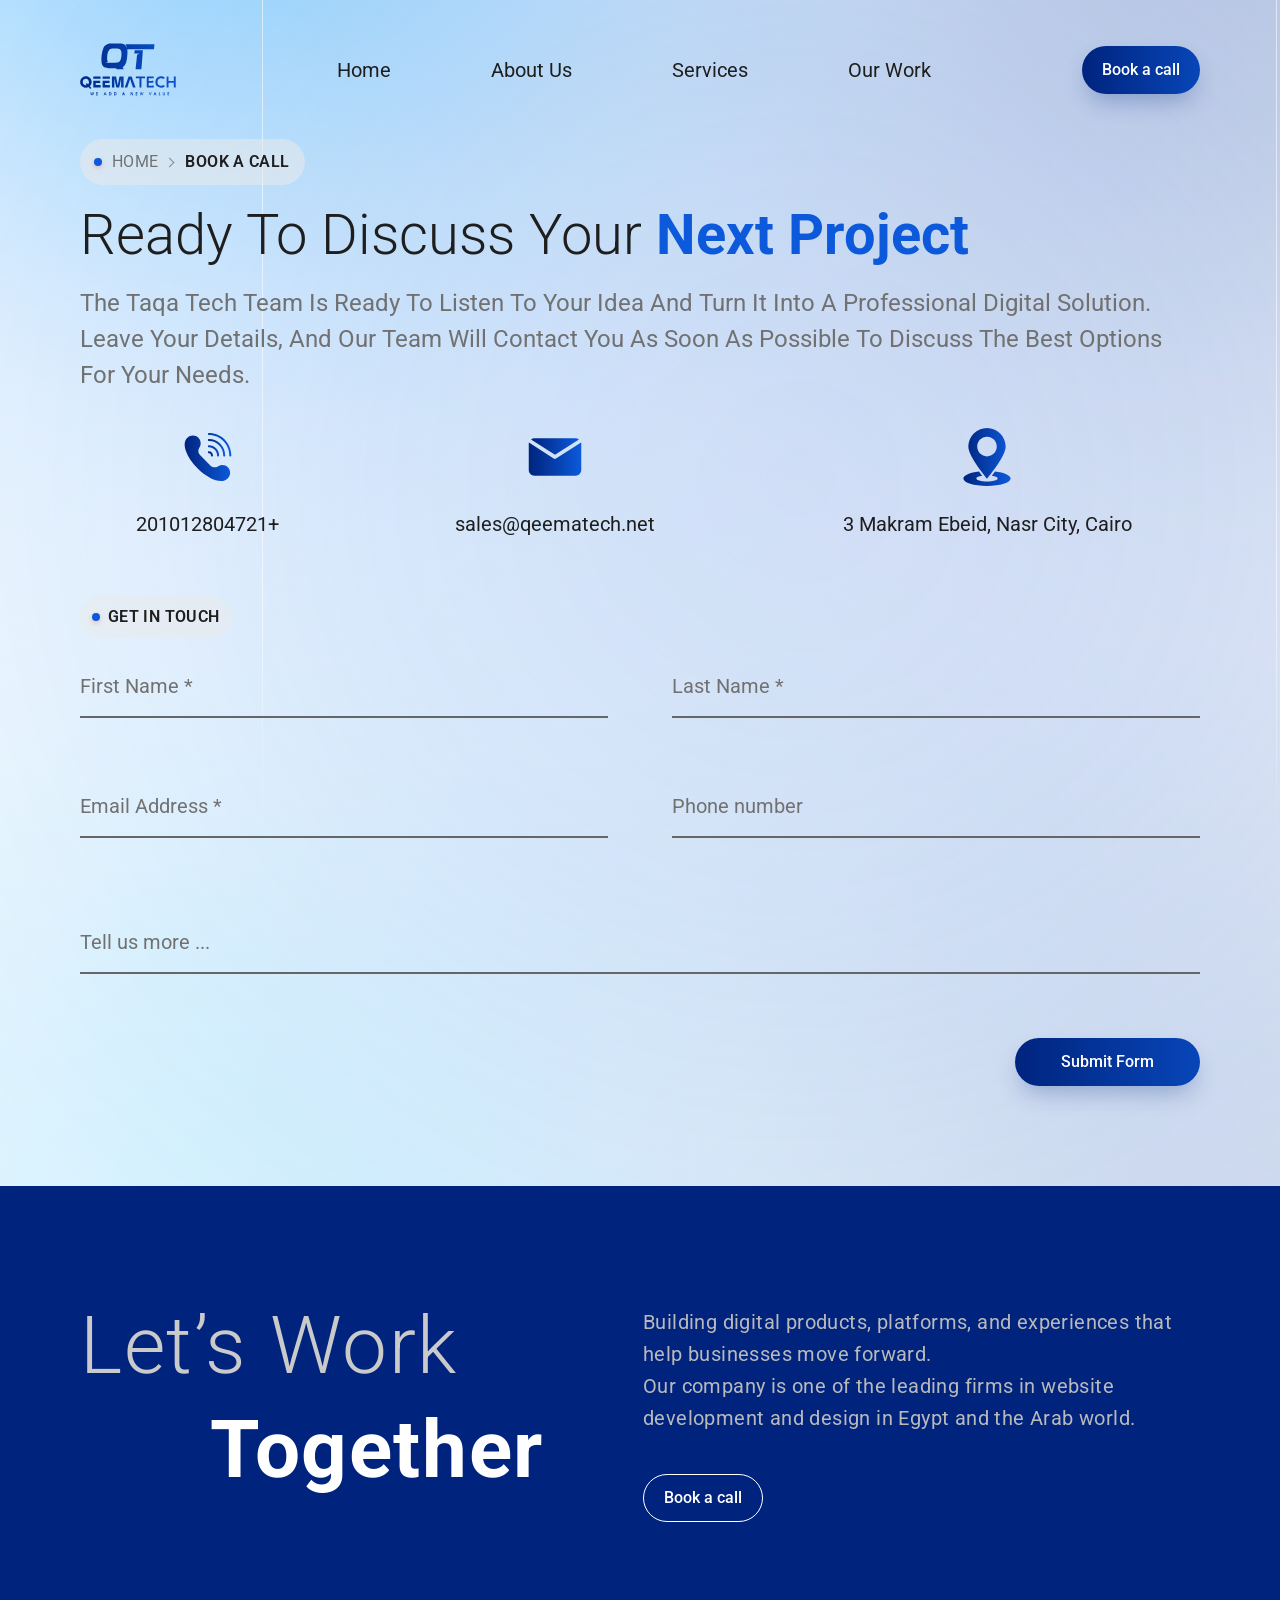
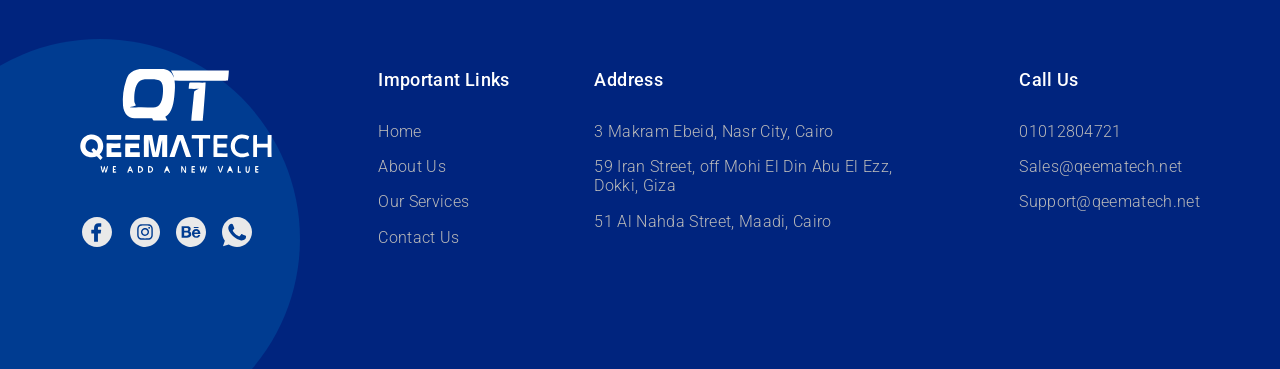
<file: site/book-a-call.html>
<!doctype html>
<html lang="en">
<head>
  <meta charset="utf-8">
  <meta name="viewport" content="width=device-width, initial-scale=1">
  <title>Book a call | Qeematech</title>
  <meta name="description" content="Leave your details and the Qeematech team will contact you to discuss your next digital project.">
  <script>document.documentElement.classList.add('js');</script>
  <link rel="preconnect" href="https://fonts.googleapis.com">
  <link rel="preconnect" href="https://fonts.gstatic.com" crossorigin>
  <link rel="stylesheet" href="https://fonts.googleapis.com/css2?family=Fraunces:opsz,wght,SOFT,WONK@9..144,300,0,1&family=Inter:wght@400;500&family=Roboto:wght@300;400;500;600;700;800&display=swap">
  <link rel="stylesheet" href="css/tokens.css">
  <link rel="stylesheet" href="css/base.css">
  <link rel="stylesheet" href="css/components.css">
  <link rel="stylesheet" href="css/glow.css">
  <link rel="stylesheet" href="css/inner.css">
  <link rel="stylesheet" href="css/book.css">
</head>
<body class="page-book" data-page="book">

  <div data-include="header"></div>

  <main class="inner inner--book">
    <!-- full-height ambient glow (same blobs as the Home hero) -->
    <div class="inner-glow inner-glow--full" aria-hidden="true">
      <div class="inner-glow__stage">
        <div class="glow-field glow-field--full"></div>
        <div class="glow-drift"></div>
        <span class="inner-glow__vline inner-glow__vline--l"></span>
        <span class="inner-glow__vline inner-glow__vline--r"></span>
      </div>
    </div>

    <section class="page-head page-head--book" aria-labelledby="bookTitle">
      <nav class="crumb rise-in" aria-label="Breadcrumb" style="--d:.05s">
        <ol>
          <li><a href="index.html">Home</a></li>
          <li aria-current="page">Book a call</li>
        </ol>
      </nav>
      <h1 class="title rise-in" id="bookTitle" style="--d:.15s">Ready to discuss your <strong>next project</strong></h1>
      <!-- NOTE: the Figma copy says "Taqa Tech"; confirm the company name before launch. -->
      <p class="lead rise-in" style="--d:.25s">The Taqa Tech team is ready to listen to your idea and turn it into a professional digital solution. Leave your details, and our team will contact you as soon as possible to discuss the best options for your needs.</p>

      <ul class="contact-trio rise-in" style="--d:.35s">
        <li><a class="contact-card" href="tel:+201012804721"><img decoding="async" src="assets/svg/contact-call.svg" alt="" width="60" height="60"><span>201012804721+</span></a></li>
        <li><a class="contact-card" href="mailto:sales@qeematech.net"><img decoding="async" src="assets/svg/contact-mail.svg" alt="" width="60" height="60"><span>sales@qeematech.net</span></a></li>
        <li><a class="contact-card" href="https://maps.google.com/?q=3+Makram+Ebeid,+Nasr+City,+Cairo" target="_blank" rel="noopener"><img decoding="async" src="assets/svg/contact-location.svg" alt="" width="60" height="60"><span>3 Makram Ebeid, Nasr City, Cairo</span></a></li>
      </ul>
    </section>

    <section class="book" aria-labelledby="touchTitle">
      <span class="pill pill--soft" id="touchTitle" data-reveal>Get in touch</span>

      <form class="book-form" id="bookForm" novalidate data-reveal style="--d:.1s">
        <div class="book-form__grid">
          <div class="field">
            <input id="firstName" name="firstName" type="text" autocomplete="given-name" placeholder=" " required aria-describedby="firstName-err">
            <label for="firstName">First Name *</label>
            <span class="field__line" aria-hidden="true"></span>
            <p class="field__error" id="firstName-err" role="alert"></p>
          </div>
          <div class="field">
            <input id="lastName" name="lastName" type="text" autocomplete="family-name" placeholder=" " required aria-describedby="lastName-err">
            <label for="lastName">Last Name *</label>
            <span class="field__line" aria-hidden="true"></span>
            <p class="field__error" id="lastName-err" role="alert"></p>
          </div>
          <div class="field">
            <input id="email" name="email" type="email" autocomplete="email" placeholder=" " required aria-describedby="email-err">
            <label for="email">Email Address *</label>
            <span class="field__line" aria-hidden="true"></span>
            <p class="field__error" id="email-err" role="alert"></p>
          </div>
          <div class="field">
            <input id="phone" name="phone" type="tel" autocomplete="tel" placeholder=" " aria-describedby="phone-err">
            <label for="phone">Phone number</label>
            <span class="field__line" aria-hidden="true"></span>
            <p class="field__error" id="phone-err" role="alert"></p>
          </div>
          <div class="field field--wide">
            <textarea id="message" name="message" rows="1" placeholder=" "></textarea>
            <label for="message">Tell us more ...</label>
            <span class="field__line" aria-hidden="true"></span>
          </div>
        </div>
        <div class="book-form__actions">
          <button class="btn book-form__submit" type="submit"><span class="btn__label">Submit Form</span><span class="btn__spinner" aria-hidden="true"></span></button>
        </div>
      </form>

      <!-- shown after a successful submit (front-end only; connect the form to your backend / WordPress form plugin later) -->
      <div class="book-success" id="bookSuccess" hidden tabindex="-1">
        <svg class="book-success__check" width="72" height="72" viewBox="0 0 72 72" fill="none" aria-hidden="true"><circle cx="36" cy="36" r="34" stroke="url(#bg)" stroke-width="3"/><path d="M22 37.5 31.5 47 50 26" stroke="url(#bg)" stroke-width="4" stroke-linecap="round" stroke-linejoin="round"/><defs><linearGradient id="bg" x1="0" y1="0" x2="72" y2="0" gradientUnits="userSpaceOnUse"><stop stop-color="#00247E"/><stop offset="1" stop-color="#0C5ADB"/></linearGradient></defs></svg>
        <h2 class="title">Thank <strong>you!</strong></h2>
        <p class="lead">We received your details and our team will contact you as soon as possible.</p>
        <a class="btn" href="index.html">Back to Home</a>
      </div>
    </section>
  </main>

  <div data-include="footer"></div>

  <script src="js/components.js"></script>
  <script src="js/main.js"></script>
  <script src="js/book.js"></script>
</body>
</html>
</file>
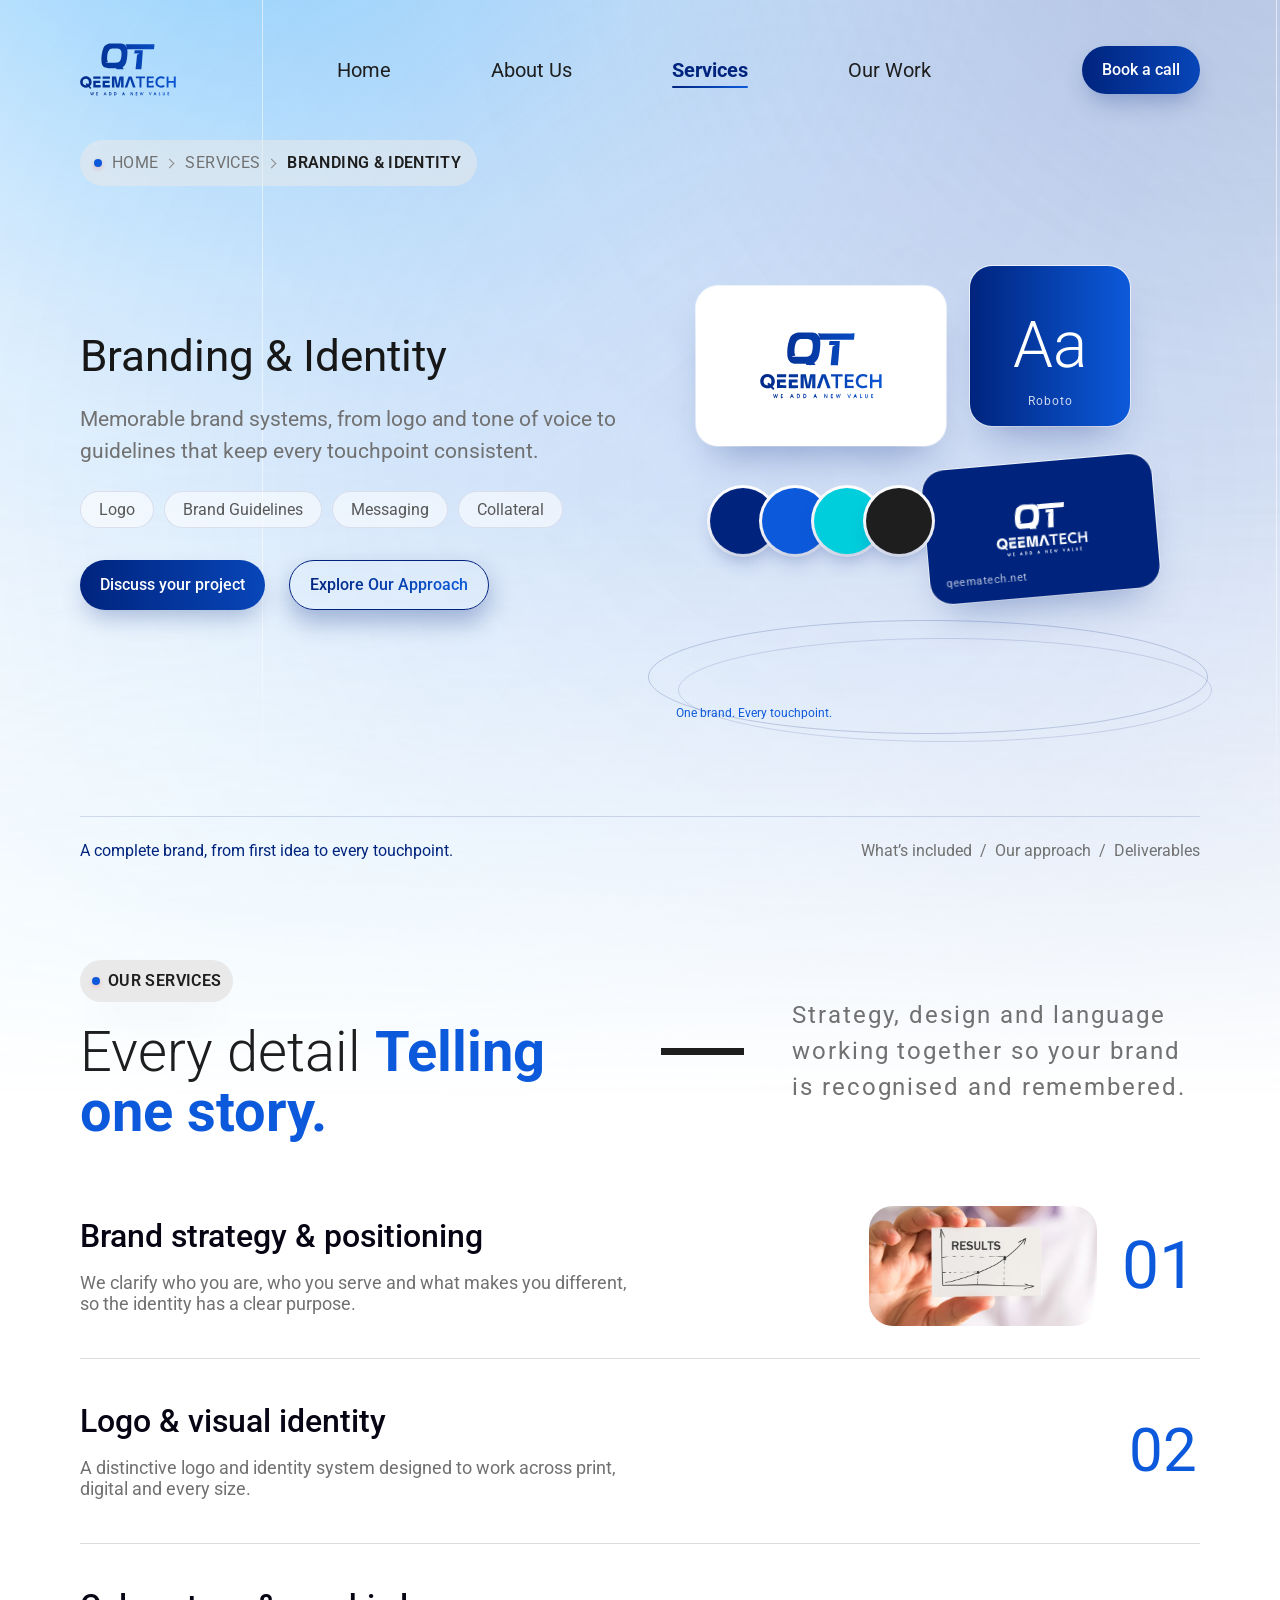
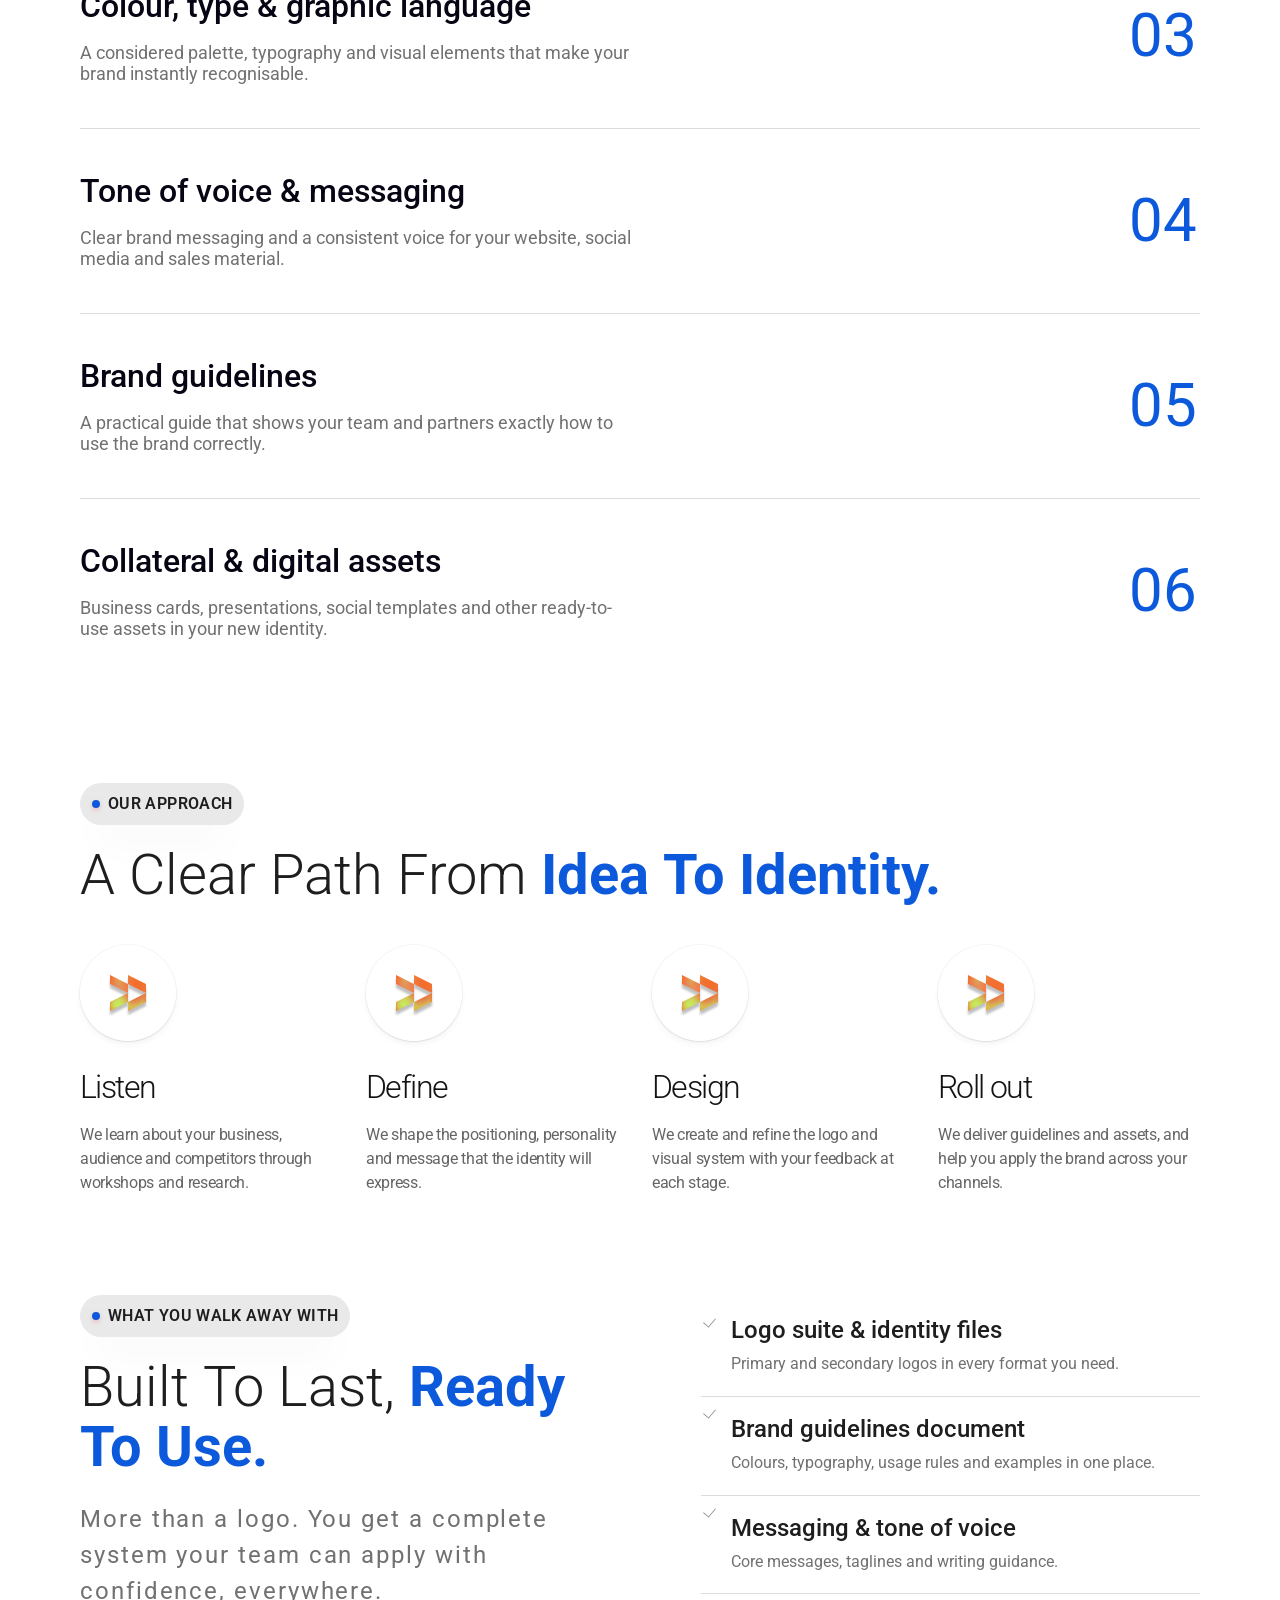
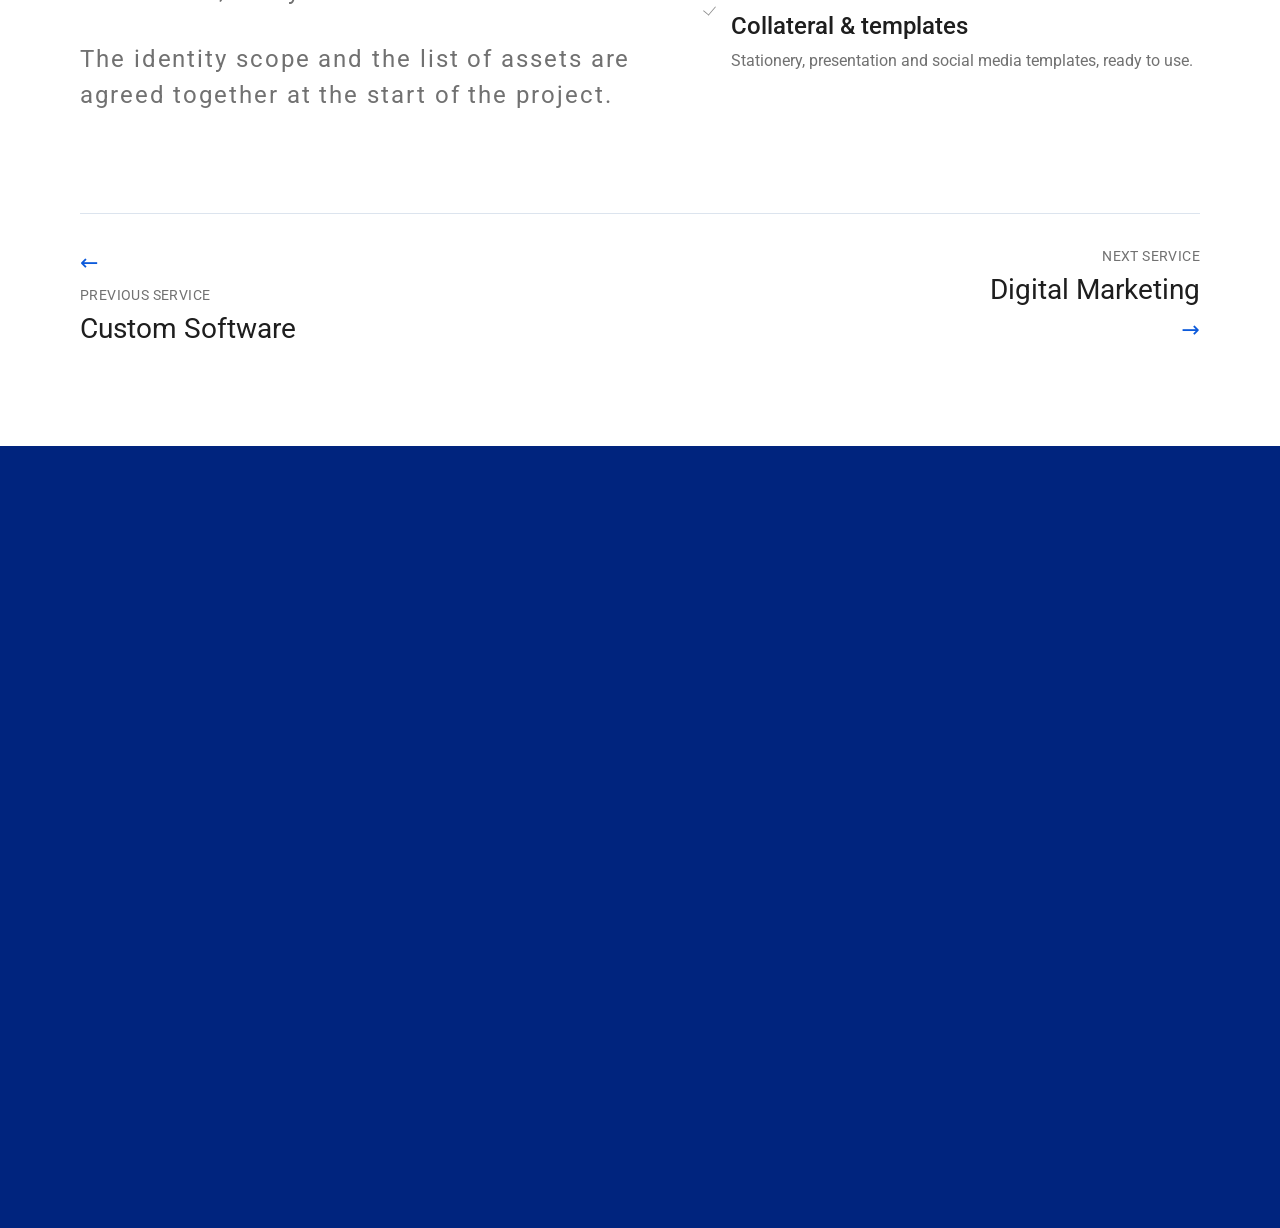
<file: site/branding-identity.html>
<!doctype html>
<html lang="en">
<head>
  <meta charset="utf-8">
  <meta name="viewport" content="width=device-width, initial-scale=1">
  <title>Branding &amp; Identity | Services | Qeematech</title>
  <meta name="description" content="Branding and identity design by Qeematech: logo, visual identity, tone of voice, brand guidelines and marketing collateral.">
  <script>document.documentElement.classList.add('js');</script>
  <link rel="preconnect" href="https://fonts.googleapis.com">
  <link rel="preconnect" href="https://fonts.gstatic.com" crossorigin>
  <link rel="stylesheet" href="https://fonts.googleapis.com/css2?family=Fraunces:opsz,wght,SOFT,WONK@9..144,300,0,1&family=Inter:wght@400;500&family=Roboto:wght@300;400;500;600;700;800&display=swap">
  <link rel="stylesheet" href="css/tokens.css">
  <link rel="stylesheet" href="css/base.css">
  <link rel="stylesheet" href="css/components.css">
  <link rel="stylesheet" href="css/glow.css">
    <link rel="stylesheet" href="css/inner.css">
  <link rel="stylesheet" href="css/about.css">
  <link rel="stylesheet" href="css/services.css">
  <link rel="stylesheet" href="css/service-art.css">
</head>
<body class="page-service" data-page="services">

  <div data-include="header"></div>

  <main class="inner inner--svc">
    
    <div class="inner-glow" aria-hidden="true">
      <div class="inner-glow__stage">
        <div class="glow-field glow-field--full"></div>
        <div class="glow-drift"></div>
        <span class="inner-glow__vline inner-glow__vline--l"></span>
        <span class="inner-glow__vline inner-glow__vline--r"></span>
      </div>
    </div>

    <!-- =============== Hero =============== -->
    <section class="sd-hero" aria-labelledby="sdTitle">
      <nav class="crumb crumb--3 rise-in" aria-label="Breadcrumb"><ol><li><a href="index.html">Home</a></li><li><a href="services.html">Services</a></li><li aria-current="page">Branding &amp; Identity</li></ol></nav>
      <div class="sd-hero__row">
        <div class="sd-hero__copy">
          <h1 id="sdTitle" class="rise-in" style="--d:.1s">Branding &amp; Identity</h1>
          <p class="rise-in" style="--d:.2s">Memorable brand systems, from logo and tone of voice to guidelines that keep every touchpoint consistent.</p>
          <div class="svc-card__tags rise-in" style="--d:.3s"><span class="tag">Logo</span><span class="tag">Brand Guidelines</span><span class="tag">Messaging</span><span class="tag">Collateral</span></div>
          <div class="sd-hero__actions rise-in" style="--d:.4s">
            <a class="btn" href="book-a-call.html">Discuss your project</a>
            <a class="btn btn--outline" href="#approach"><span>Explore Our Approach</span></a>
          </div>
        </div>
        <div class="sd-art sd-art--branding rise-in" style="--d:.25s" aria-hidden="true">
          <img decoding="async" class="sd-art__rings" src="assets/svg/orbit-a.svg" alt="">
          <img decoding="async" class="sd-art__rings sd-art__rings--b" src="assets/svg/orbit-b.svg" alt="">
          <div class="sd-tile sd-tile--logo"><img decoding="async" src="assets/svg/logo.svg" alt="" width="150" height="76"></div>
          <div class="sd-tile sd-tile--type"><b>Aa</b><span>Roboto</span></div>
          <div class="sd-tile sd-tile--card"><img decoding="async" src="assets/svg/logo-white.svg" alt="" width="120" height="61"><span>qeematech.net</span></div>
          <div class="sd-swatches"><i style="--c:#00247e"></i><i style="--c:#0c5adb"></i><i style="--c:#00cedc"></i><i style="--c:#1e1e1e"></i></div>
          <span class="sd-art__cap">One brand. Every touchpoint.</span>
        </div>
      </div>
      <div class="svc-strip rise-in" style="--d:.5s">
        <p>A complete brand, from first idea to every touchpoint.</p>
        <p><a href="#included">What’s included</a> &nbsp;/&nbsp; <a href="#approach">Our approach</a> &nbsp;/&nbsp; <a href="#deliverables">Deliverables</a></p>
      </div>
    </section>

    <!-- =============== What is included =============== -->
    <section class="sd-list" id="included" aria-labelledby="sdListTitle">
      <div class="sd-list__head">
        <div>
          <span class="pill pill--grey" data-reveal>Our services</span>
          <h2 class="title" id="sdListTitle" data-reveal style="--d:.08s">Every detail <strong>Telling one story.</strong></h2>
        </div>
        <div class="lead-row" data-reveal="right"><p class="lead">Strategy, design and language working together so your brand is recognised and remembered.</p></div>
      </div>
      <ol class="sd-rows" id="sdRows">
        <li class="sd-row is-active" data-reveal>
          <div class="sd-row__text"><h3>Brand strategy &amp; positioning</h3><p>We clarify who you are, who you serve and what makes you different, so the identity has a clear purpose.</p></div>
          <span class="sd-row__img" aria-hidden="true"><img decoding="async" src="assets/img/results-hand.webp" alt="" loading="lazy" width="228" height="120"></span>
          <span class="sd-row__num" aria-hidden="true">01</span>
        </li>
        <li class="sd-row" data-reveal style="--d:.05s">
          <div class="sd-row__text"><h3>Logo &amp; visual identity</h3><p>A distinctive logo and identity system designed to work across print, digital and every size.</p></div>
          <span class="sd-row__img" aria-hidden="true"><img decoding="async" src="assets/img/project-screenshot.webp" alt="" loading="lazy" width="228" height="120"></span>
          <span class="sd-row__num" aria-hidden="true">02</span>
        </li>
        <li class="sd-row" data-reveal style="--d:.05s">
          <div class="sd-row__text"><h3>Colour, type &amp; graphic language</h3><p>A considered palette, typography and visual elements that make your brand instantly recognisable.</p></div>
          <span class="sd-row__img" aria-hidden="true"><img decoding="async" src="assets/img/project-screenshot1.webp" alt="" loading="lazy" width="228" height="120"></span>
          <span class="sd-row__num" aria-hidden="true">03</span>
        </li>
        <li class="sd-row" data-reveal style="--d:.05s">
          <div class="sd-row__text"><h3>Tone of voice &amp; messaging</h3><p>Clear brand messaging and a consistent voice for your website, social media and sales material.</p></div>
          <span class="sd-row__img" aria-hidden="true"><img decoding="async" src="assets/img/project-screenshot2.webp" alt="" loading="lazy" width="228" height="120"></span>
          <span class="sd-row__num" aria-hidden="true">04</span>
        </li>
        <li class="sd-row" data-reveal style="--d:.05s">
          <div class="sd-row__text"><h3>Brand guidelines</h3><p>A practical guide that shows your team and partners exactly how to use the brand correctly.</p></div>
          <span class="sd-row__img" aria-hidden="true"><img decoding="async" src="assets/img/results-hand.webp" alt="" loading="lazy" width="228" height="120"></span>
          <span class="sd-row__num" aria-hidden="true">05</span>
        </li>
        <li class="sd-row" data-reveal style="--d:.05s">
          <div class="sd-row__text"><h3>Collateral &amp; digital assets</h3><p>Business cards, presentations, social templates and other ready-to-use assets in your new identity.</p></div>
          <span class="sd-row__img" aria-hidden="true"><img decoding="async" src="assets/img/project-screenshot1.webp" alt="" loading="lazy" width="228" height="120"></span>
          <span class="sd-row__num" aria-hidden="true">06</span>
        </li>
      </ol>
    </section>

    <!-- =============== Approach =============== -->
    <section class="sd-approach" id="approach" aria-labelledby="sdApproachTitle">
      <div class="sd-approach__head">
        <span class="pill pill--grey" data-reveal>Our approach</span>
        <h2 class="title" id="sdApproachTitle" data-reveal style="--d:.08s">A Clear Path From <strong>Idea To Identity.</strong></h2>
      </div>
      <ul class="why__grid">
        <li class="why__card" data-reveal>
          <span class="why__icon"><img decoding="async" src="assets/img/why-icon.png" alt="" width="36" height="36"></span>
          <h3>Listen</h3>
          <p>We learn about your business, audience and competitors through workshops and research.</p>
        </li>
        <li class="why__card" data-reveal style="--d:.1s">
          <span class="why__icon"><img decoding="async" src="assets/img/why-icon.png" alt="" width="36" height="36"></span>
          <h3>Define</h3>
          <p>We shape the positioning, personality and message that the identity will express.</p>
        </li>
        <li class="why__card" data-reveal style="--d:.2s">
          <span class="why__icon"><img decoding="async" src="assets/img/why-icon.png" alt="" width="36" height="36"></span>
          <h3>Design</h3>
          <p>We create and refine the logo and visual system with your feedback at each stage.</p>
        </li>
        <li class="why__card" data-reveal style="--d:.3s">
          <span class="why__icon"><img decoding="async" src="assets/img/why-icon.png" alt="" width="36" height="36"></span>
          <h3>Roll out</h3>
          <p>We deliver guidelines and assets, and help you apply the brand across your channels.</p>
        </li>
      </ul>
    </section>

    <!-- =============== Deliverables =============== -->
    <section class="sd-deliver" id="deliverables" aria-labelledby="sdDeliverTitle">
      <div class="sd-deliver__copy">
        <span class="pill pill--grey" data-reveal>What you walk away with</span>
        <h2 class="title" id="sdDeliverTitle" data-reveal style="--d:.08s">Built To Last, <strong>Ready To Use.</strong></h2>
        <p class="lead" data-reveal style="--d:.14s">More than a logo. You get a complete system your team can apply with confidence, everywhere.</p>
        <p class="lead" data-reveal style="--d:.2s">The identity scope and the list of assets are agreed together at the start of the project.</p>
      </div>
      <ul class="sd-checks">
        <li data-reveal><h3>Logo suite &amp; identity files</h3><p>Primary and secondary logos in every format you need.</p></li>
        <li data-reveal style="--d:.1s"><h3>Brand guidelines document</h3><p>Colours, typography, usage rules and examples in one place.</p></li>
        <li data-reveal style="--d:.2s"><h3>Messaging &amp; tone of voice</h3><p>Core messages, taglines and writing guidance.</p></li>
        <li data-reveal style="--d:.3s"><h3>Collateral &amp; templates</h3><p>Stationery, presentation and social media templates, ready to use.</p></li>
      </ul>
    </section>

    <!-- =============== Previous / next service =============== -->
    <nav class="sd-next" aria-label="More services">
      <a class="sd-next__link sd-next__link--prev" href="custom-software.html"><span>Previous service</span><b>Custom Software</b></a>
      <a class="sd-next__link sd-next__link--next" href="digital-marketing.html"><span>Next service</span><b>Digital Marketing</b></a>
    </nav>
  </main>

  <div data-include="footer"></div>

  <script src="js/components.js"></script>
  <script src="js/main.js"></script>
  <script src="js/service-detail.js"></script>
</body>
</html>
</file>
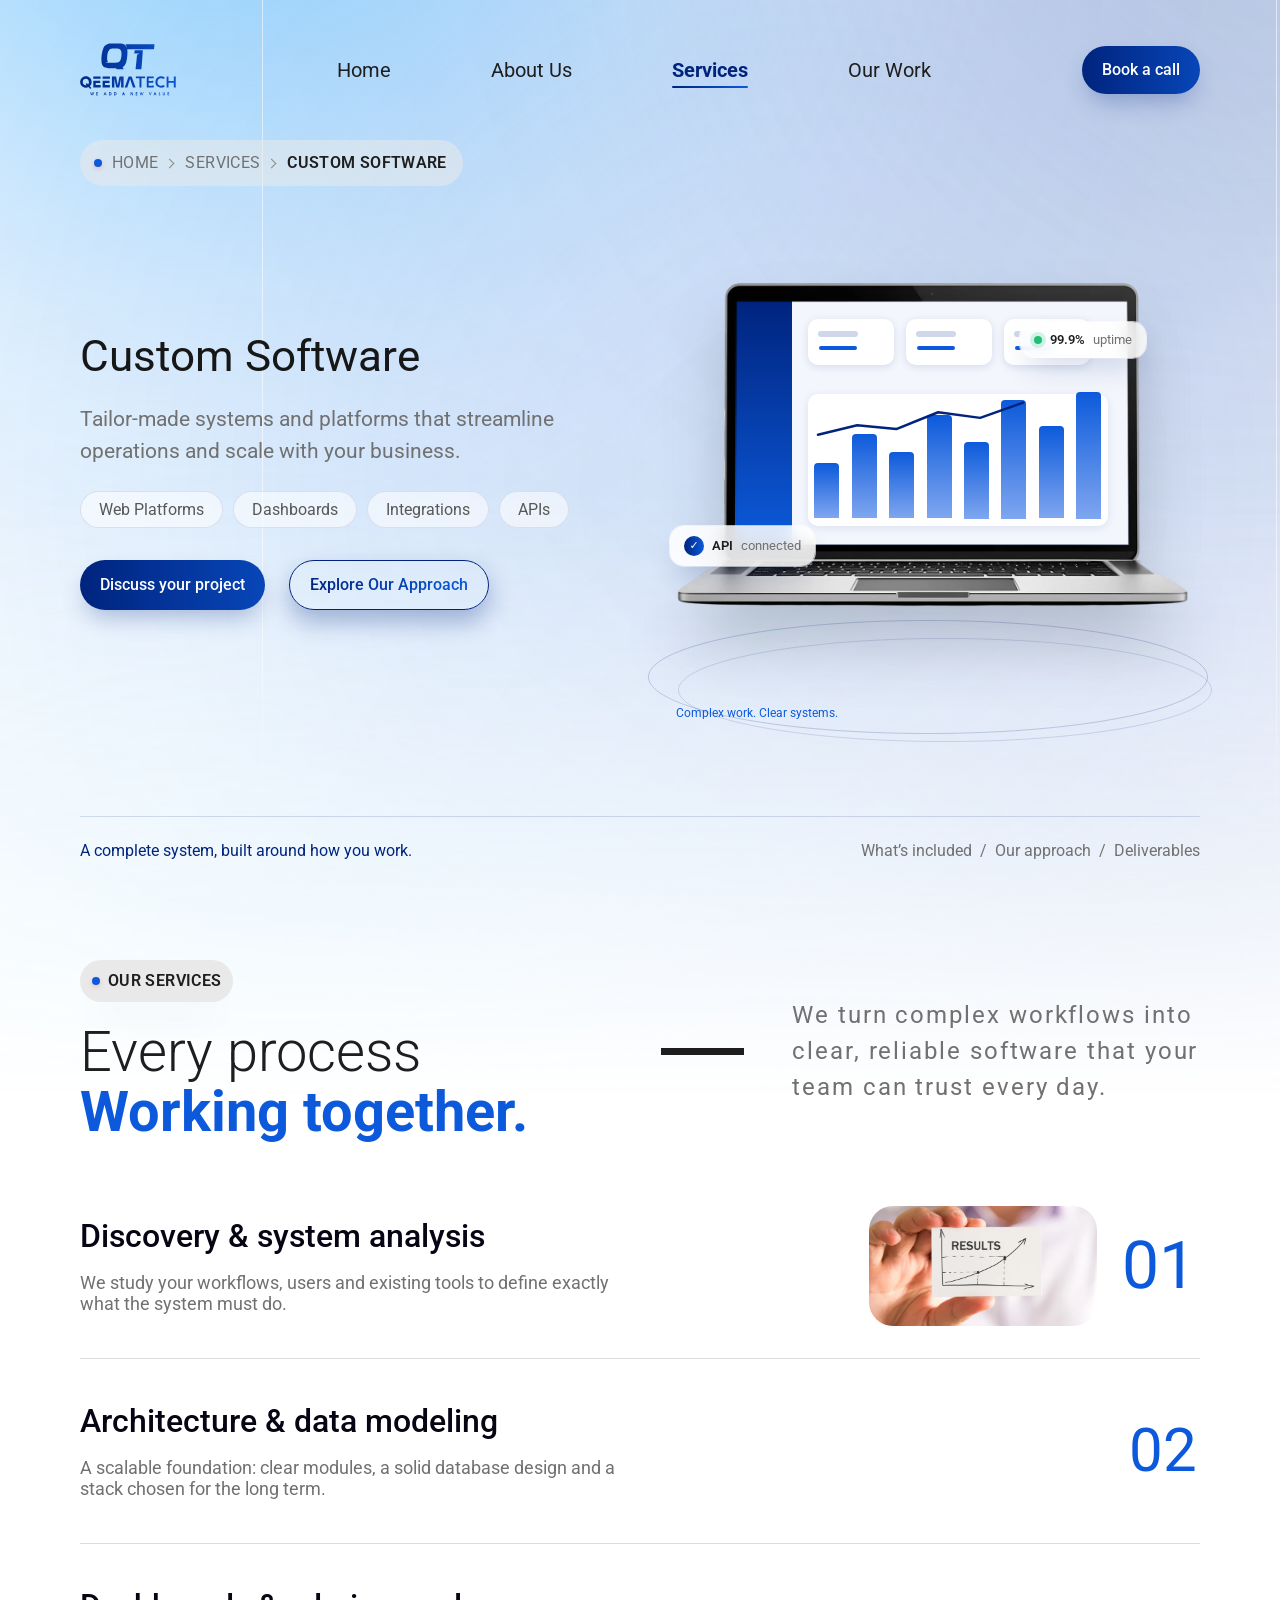
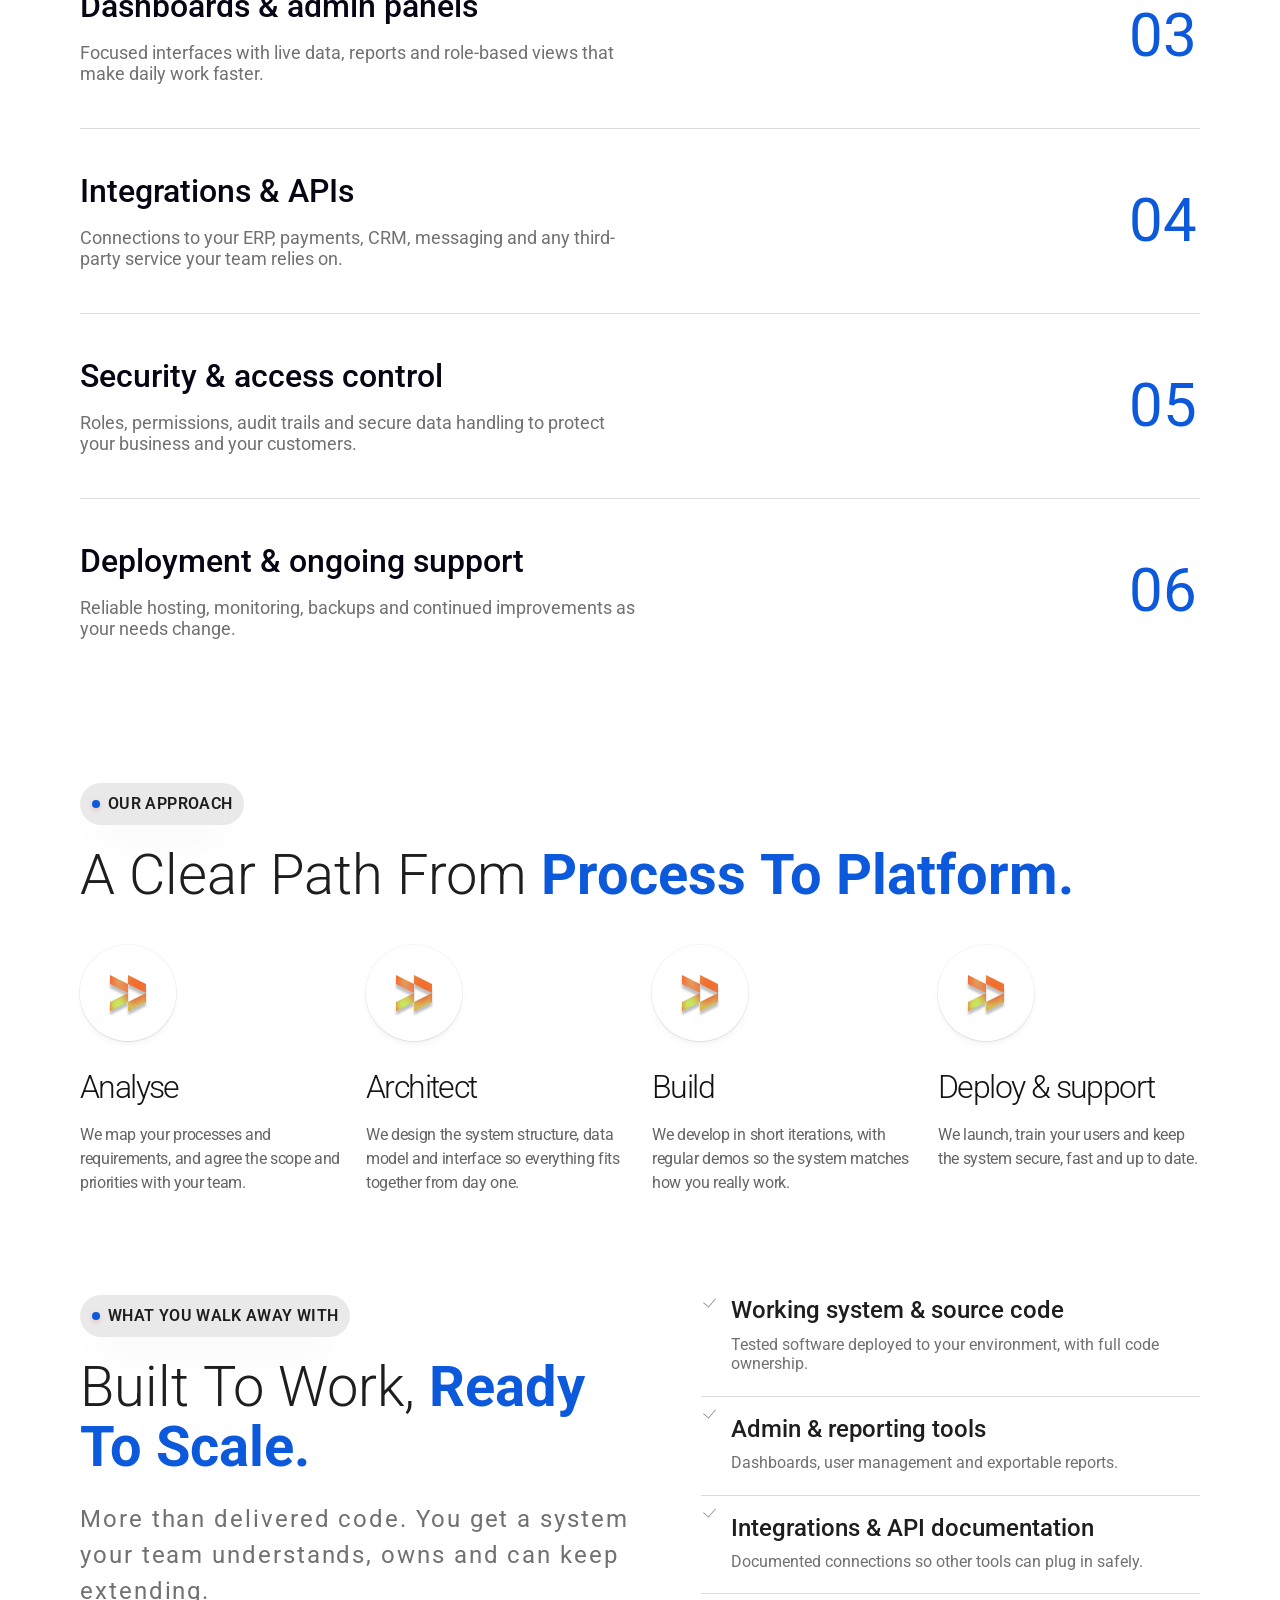
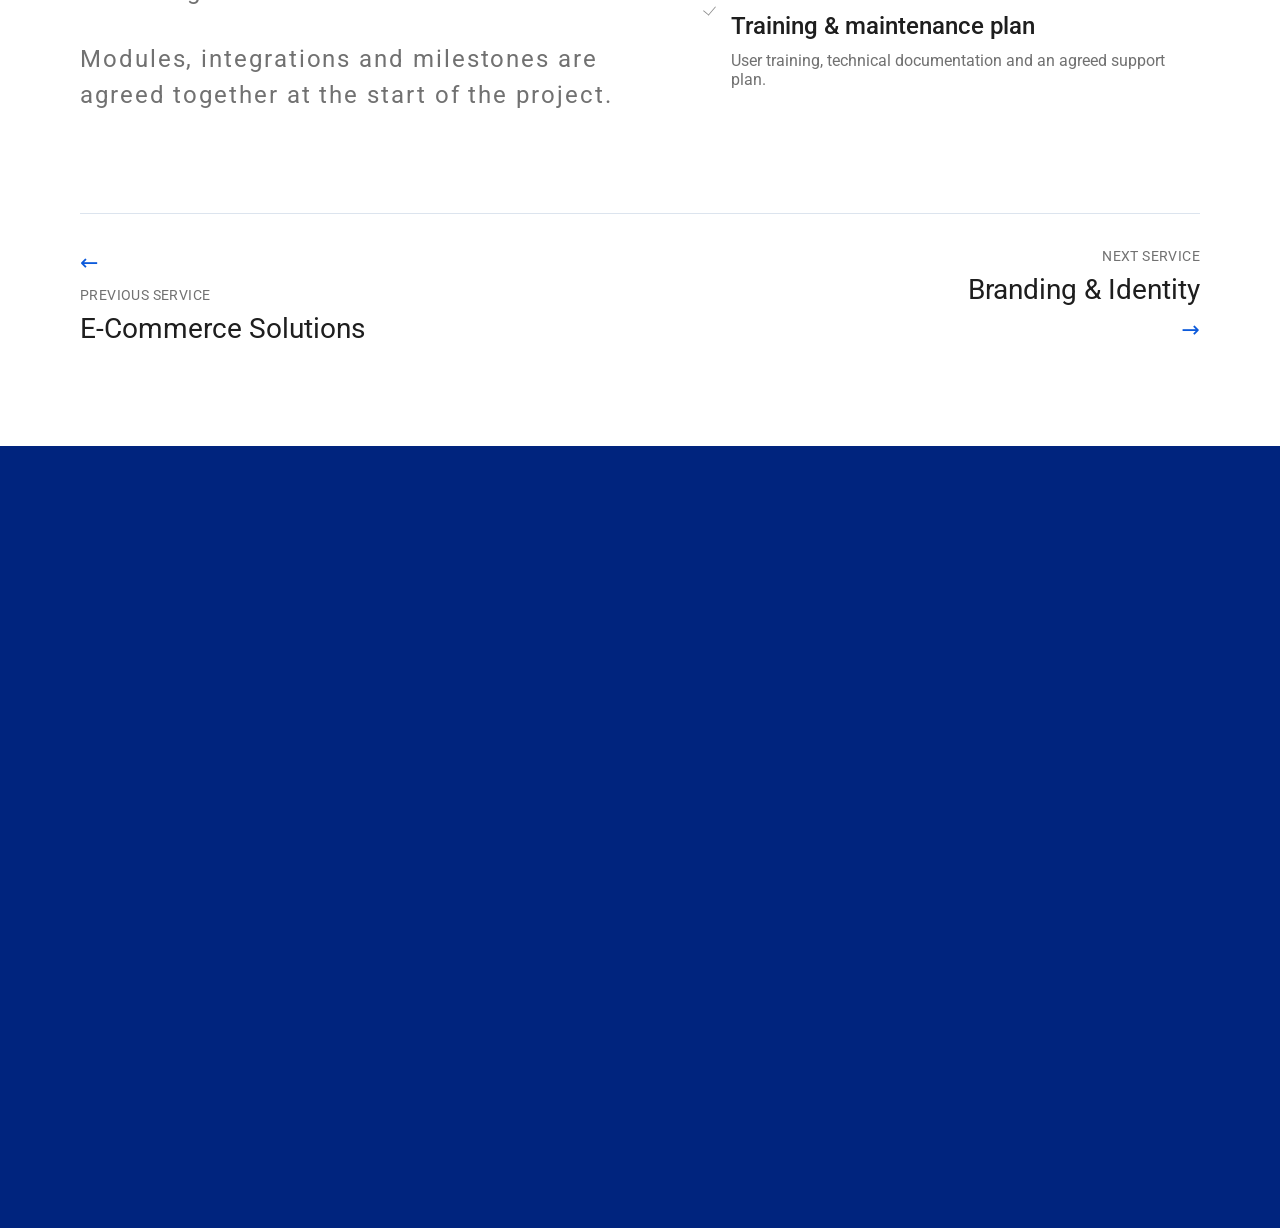
<file: site/custom-software.html>
<!doctype html>
<html lang="en">
<head>
  <meta charset="utf-8">
  <meta name="viewport" content="width=device-width, initial-scale=1">
  <title>Custom Software | Services | Qeematech</title>
  <meta name="description" content="Custom software development by Qeematech: web platforms, dashboards, integrations and APIs built around how your business works.">
  <script>document.documentElement.classList.add('js');</script>
  <link rel="preconnect" href="https://fonts.googleapis.com">
  <link rel="preconnect" href="https://fonts.gstatic.com" crossorigin>
  <link rel="stylesheet" href="https://fonts.googleapis.com/css2?family=Fraunces:opsz,wght,SOFT,WONK@9..144,300,0,1&family=Inter:wght@400;500&family=Roboto:wght@300;400;500;600;700;800&display=swap">
  <link rel="stylesheet" href="css/tokens.css">
  <link rel="stylesheet" href="css/base.css">
  <link rel="stylesheet" href="css/components.css">
  <link rel="stylesheet" href="css/glow.css">
    <link rel="stylesheet" href="css/inner.css">
  <link rel="stylesheet" href="css/about.css">
  <link rel="stylesheet" href="css/services.css">
  <link rel="stylesheet" href="css/service-art.css">
</head>
<body class="page-service" data-page="services">

  <div data-include="header"></div>

  <main class="inner inner--svc">
    
    <div class="inner-glow" aria-hidden="true">
      <div class="inner-glow__stage">
        <div class="glow-field glow-field--full"></div>
        <div class="glow-drift"></div>
        <span class="inner-glow__vline inner-glow__vline--l"></span>
        <span class="inner-glow__vline inner-glow__vline--r"></span>
      </div>
    </div>

    <!-- =============== Hero =============== -->
    <section class="sd-hero" aria-labelledby="sdTitle">
      <nav class="crumb crumb--3 rise-in" aria-label="Breadcrumb"><ol><li><a href="index.html">Home</a></li><li><a href="services.html">Services</a></li><li aria-current="page">Custom Software</li></ol></nav>
      <div class="sd-hero__row">
        <div class="sd-hero__copy">
          <h1 id="sdTitle" class="rise-in" style="--d:.1s">Custom Software</h1>
          <p class="rise-in" style="--d:.2s">Tailor-made systems and platforms that streamline operations and scale with your business.</p>
          <div class="svc-card__tags rise-in" style="--d:.3s"><span class="tag">Web Platforms</span><span class="tag">Dashboards</span><span class="tag">Integrations</span><span class="tag">APIs</span></div>
          <div class="sd-hero__actions rise-in" style="--d:.4s">
            <a class="btn" href="book-a-call.html">Discuss your project</a>
            <a class="btn btn--outline" href="#approach"><span>Explore Our Approach</span></a>
          </div>
        </div>
        <div class="sd-art sd-art--software rise-in" style="--d:.25s" aria-hidden="true">
          <img decoding="async" class="sd-art__rings" src="assets/svg/orbit-a.svg" alt="">
          <img decoding="async" class="sd-art__rings sd-art__rings--b" src="assets/svg/orbit-b.svg" alt="">
          <div class="sd-laptop">
            <div class="sd-laptop__screen sd-dash" aria-hidden="true">
              <span class="sd-dash__side"></span>
              <span class="sd-dash__kpi sd-dash__kpi--1"></span><span class="sd-dash__kpi sd-dash__kpi--2"></span><span class="sd-dash__kpi sd-dash__kpi--3"></span>
              <span class="sd-dash__bars"><i style="--h:42%"></i><i style="--h:64%"></i><i style="--h:50%"></i><i style="--h:78%"></i><i style="--h:58%"></i><i style="--h:90%"></i><i style="--h:70%"></i><i style="--h:96%"></i></span>
              <svg class="sd-dash__line" viewBox="0 0 200 60" preserveAspectRatio="none"><polyline pathLength="1" points="0,50 28,40 56,44 86,26 116,32 150,14 200,6" /></svg>
            </div>
            <img fetchpriority="high" decoding="async" class="sd-laptop__frame" src="assets/img/laptop-mockup.webp" alt="" width="612" height="612">
          </div>
          <div class="sd-chip sd-chip--c" style="left:380px;top:96px"><span class="sd-dot"></span><b>99.9%</b><span>uptime</span></div>
          <div class="sd-chip sd-chip--d" style="left:30px;top:300px"><span class="sd-tick">✓</span><b>API</b><span>connected</span></div>
          <span class="sd-art__cap">Complex work. Clear systems.</span>
        </div>
      </div>
      <div class="svc-strip rise-in" style="--d:.5s">
        <p>A complete system, built around how you work.</p>
        <p><a href="#included">What’s included</a> &nbsp;/&nbsp; <a href="#approach">Our approach</a> &nbsp;/&nbsp; <a href="#deliverables">Deliverables</a></p>
      </div>
    </section>

    <!-- =============== What is included =============== -->
    <section class="sd-list" id="included" aria-labelledby="sdListTitle">
      <div class="sd-list__head">
        <div>
          <span class="pill pill--grey" data-reveal>Our services</span>
          <h2 class="title" id="sdListTitle" data-reveal style="--d:.08s">Every process <strong>Working together.</strong></h2>
        </div>
        <div class="lead-row" data-reveal="right"><p class="lead">We turn complex workflows into clear, reliable software that your team can trust every day.</p></div>
      </div>
      <ol class="sd-rows" id="sdRows">
        <li class="sd-row is-active" data-reveal>
          <div class="sd-row__text"><h3>Discovery &amp; system analysis</h3><p>We study your workflows, users and existing tools to define exactly what the system must do.</p></div>
          <span class="sd-row__img" aria-hidden="true"><img decoding="async" src="assets/img/results-hand.webp" alt="" loading="lazy" width="228" height="120"></span>
          <span class="sd-row__num" aria-hidden="true">01</span>
        </li>
        <li class="sd-row" data-reveal style="--d:.05s">
          <div class="sd-row__text"><h3>Architecture &amp; data modeling</h3><p>A scalable foundation: clear modules, a solid database design and a stack chosen for the long term.</p></div>
          <span class="sd-row__img" aria-hidden="true"><img decoding="async" src="assets/img/project-screenshot.webp" alt="" loading="lazy" width="228" height="120"></span>
          <span class="sd-row__num" aria-hidden="true">02</span>
        </li>
        <li class="sd-row" data-reveal style="--d:.05s">
          <div class="sd-row__text"><h3>Dashboards &amp; admin panels</h3><p>Focused interfaces with live data, reports and role-based views that make daily work faster.</p></div>
          <span class="sd-row__img" aria-hidden="true"><img decoding="async" src="assets/img/project-screenshot1.webp" alt="" loading="lazy" width="228" height="120"></span>
          <span class="sd-row__num" aria-hidden="true">03</span>
        </li>
        <li class="sd-row" data-reveal style="--d:.05s">
          <div class="sd-row__text"><h3>Integrations &amp; APIs</h3><p>Connections to your ERP, payments, CRM, messaging and any third-party service your team relies on.</p></div>
          <span class="sd-row__img" aria-hidden="true"><img decoding="async" src="assets/img/project-screenshot2.webp" alt="" loading="lazy" width="228" height="120"></span>
          <span class="sd-row__num" aria-hidden="true">04</span>
        </li>
        <li class="sd-row" data-reveal style="--d:.05s">
          <div class="sd-row__text"><h3>Security &amp; access control</h3><p>Roles, permissions, audit trails and secure data handling to protect your business and your customers.</p></div>
          <span class="sd-row__img" aria-hidden="true"><img decoding="async" src="assets/img/results-hand.webp" alt="" loading="lazy" width="228" height="120"></span>
          <span class="sd-row__num" aria-hidden="true">05</span>
        </li>
        <li class="sd-row" data-reveal style="--d:.05s">
          <div class="sd-row__text"><h3>Deployment &amp; ongoing support</h3><p>Reliable hosting, monitoring, backups and continued improvements as your needs change.</p></div>
          <span class="sd-row__img" aria-hidden="true"><img decoding="async" src="assets/img/project-screenshot1.webp" alt="" loading="lazy" width="228" height="120"></span>
          <span class="sd-row__num" aria-hidden="true">06</span>
        </li>
      </ol>
    </section>

    <!-- =============== Approach =============== -->
    <section class="sd-approach" id="approach" aria-labelledby="sdApproachTitle">
      <div class="sd-approach__head">
        <span class="pill pill--grey" data-reveal>Our approach</span>
        <h2 class="title" id="sdApproachTitle" data-reveal style="--d:.08s">A Clear Path From <strong>Process To Platform.</strong></h2>
      </div>
      <ul class="why__grid">
        <li class="why__card" data-reveal>
          <span class="why__icon"><img decoding="async" src="assets/img/why-icon.png" alt="" width="36" height="36"></span>
          <h3>Analyse</h3>
          <p>We map your processes and requirements, and agree the scope and priorities with your team.</p>
        </li>
        <li class="why__card" data-reveal style="--d:.1s">
          <span class="why__icon"><img decoding="async" src="assets/img/why-icon.png" alt="" width="36" height="36"></span>
          <h3>Architect</h3>
          <p>We design the system structure, data model and interface so everything fits together from day one.</p>
        </li>
        <li class="why__card" data-reveal style="--d:.2s">
          <span class="why__icon"><img decoding="async" src="assets/img/why-icon.png" alt="" width="36" height="36"></span>
          <h3>Build</h3>
          <p>We develop in short iterations, with regular demos so the system matches how you really work.</p>
        </li>
        <li class="why__card" data-reveal style="--d:.3s">
          <span class="why__icon"><img decoding="async" src="assets/img/why-icon.png" alt="" width="36" height="36"></span>
          <h3>Deploy &amp; support</h3>
          <p>We launch, train your users and keep the system secure, fast and up to date.</p>
        </li>
      </ul>
    </section>

    <!-- =============== Deliverables =============== -->
    <section class="sd-deliver" id="deliverables" aria-labelledby="sdDeliverTitle">
      <div class="sd-deliver__copy">
        <span class="pill pill--grey" data-reveal>What you walk away with</span>
        <h2 class="title" id="sdDeliverTitle" data-reveal style="--d:.08s">Built To Work, <strong>Ready To Scale.</strong></h2>
        <p class="lead" data-reveal style="--d:.14s">More than delivered code. You get a system your team understands, owns and can keep extending.</p>
        <p class="lead" data-reveal style="--d:.2s">Modules, integrations and milestones are agreed together at the start of the project.</p>
      </div>
      <ul class="sd-checks">
        <li data-reveal><h3>Working system &amp; source code</h3><p>Tested software deployed to your environment, with full code ownership.</p></li>
        <li data-reveal style="--d:.1s"><h3>Admin &amp; reporting tools</h3><p>Dashboards, user management and exportable reports.</p></li>
        <li data-reveal style="--d:.2s"><h3>Integrations &amp; API documentation</h3><p>Documented connections so other tools can plug in safely.</p></li>
        <li data-reveal style="--d:.3s"><h3>Training &amp; maintenance plan</h3><p>User training, technical documentation and an agreed support plan.</p></li>
      </ul>
    </section>

    <!-- =============== Previous / next service =============== -->
    <nav class="sd-next" aria-label="More services">
      <a class="sd-next__link sd-next__link--prev" href="e-commerce-solutions.html"><span>Previous service</span><b>E-Commerce Solutions</b></a>
      <a class="sd-next__link sd-next__link--next" href="branding-identity.html"><span>Next service</span><b>Branding &amp; Identity</b></a>
    </nav>
  </main>

  <div data-include="footer"></div>

  <script src="js/components.js"></script>
  <script src="js/main.js"></script>
  <script src="js/service-detail.js"></script>
</body>
</html>
</file>
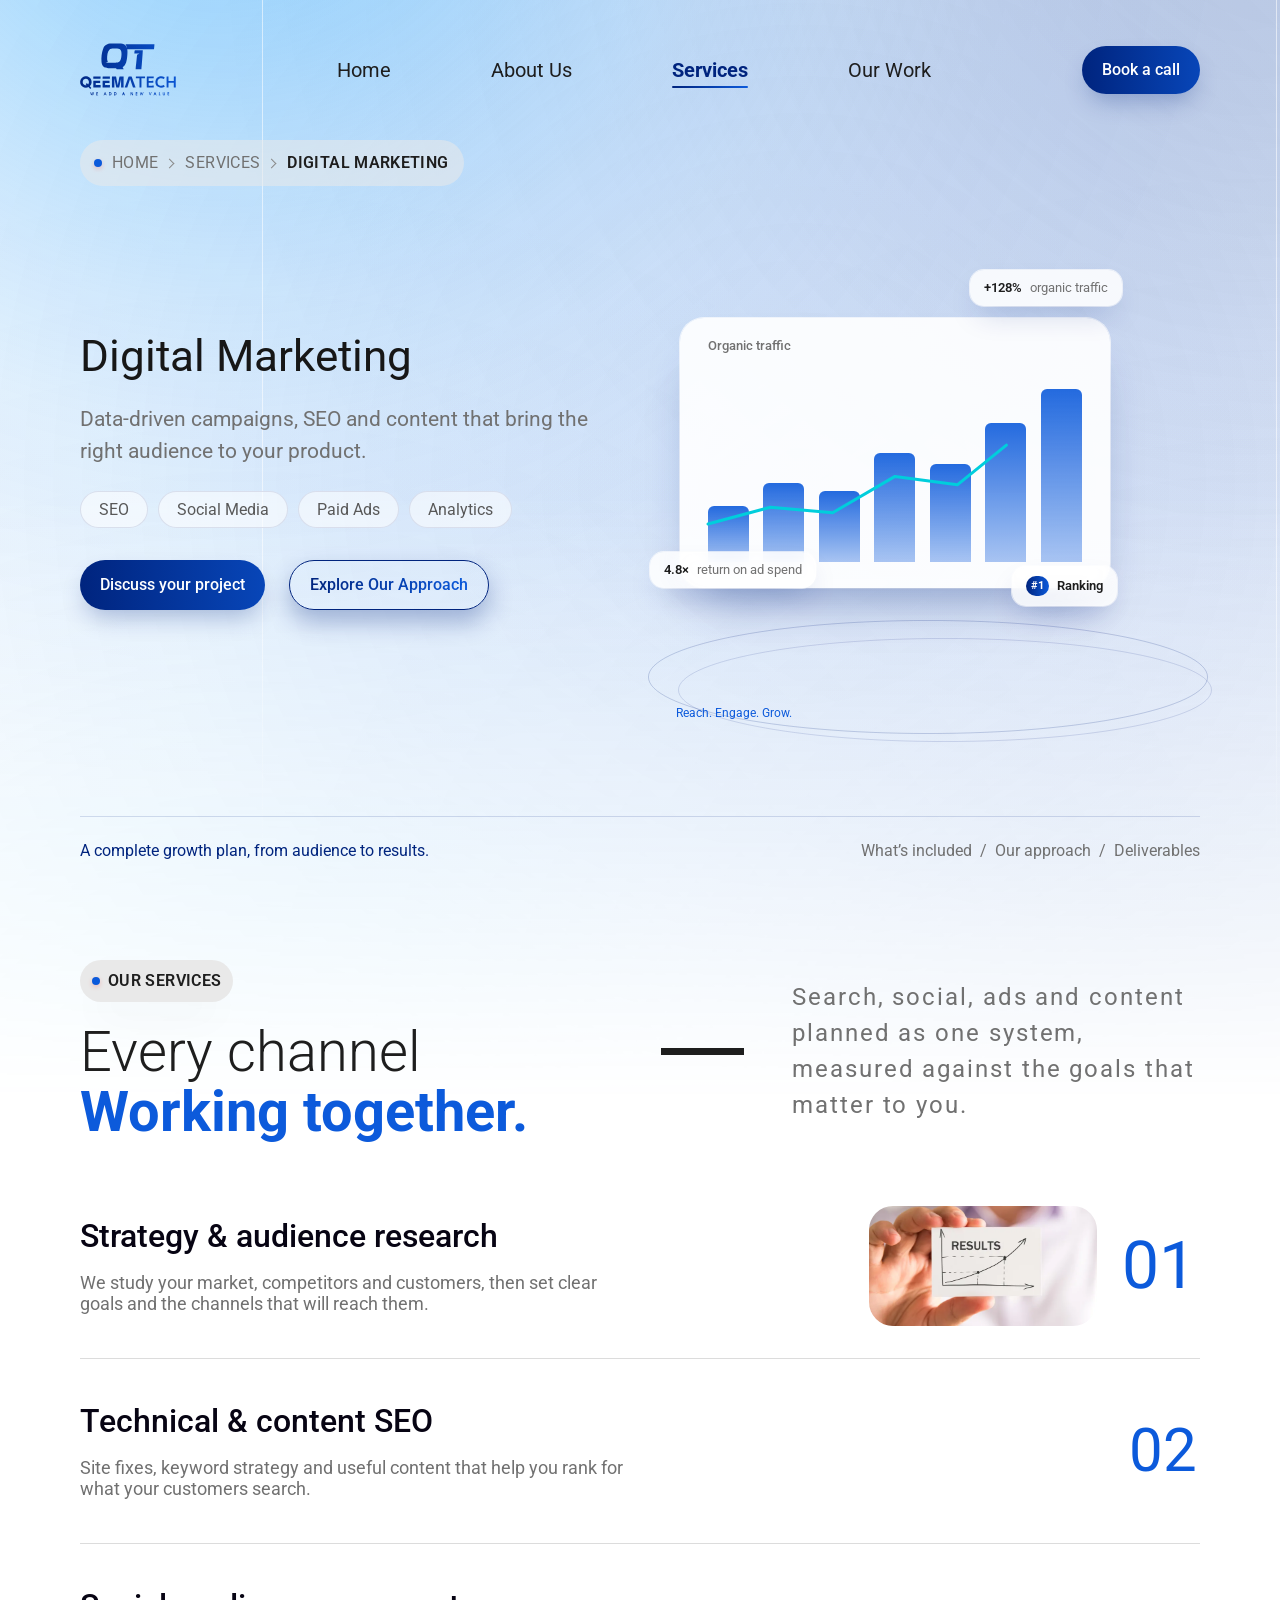
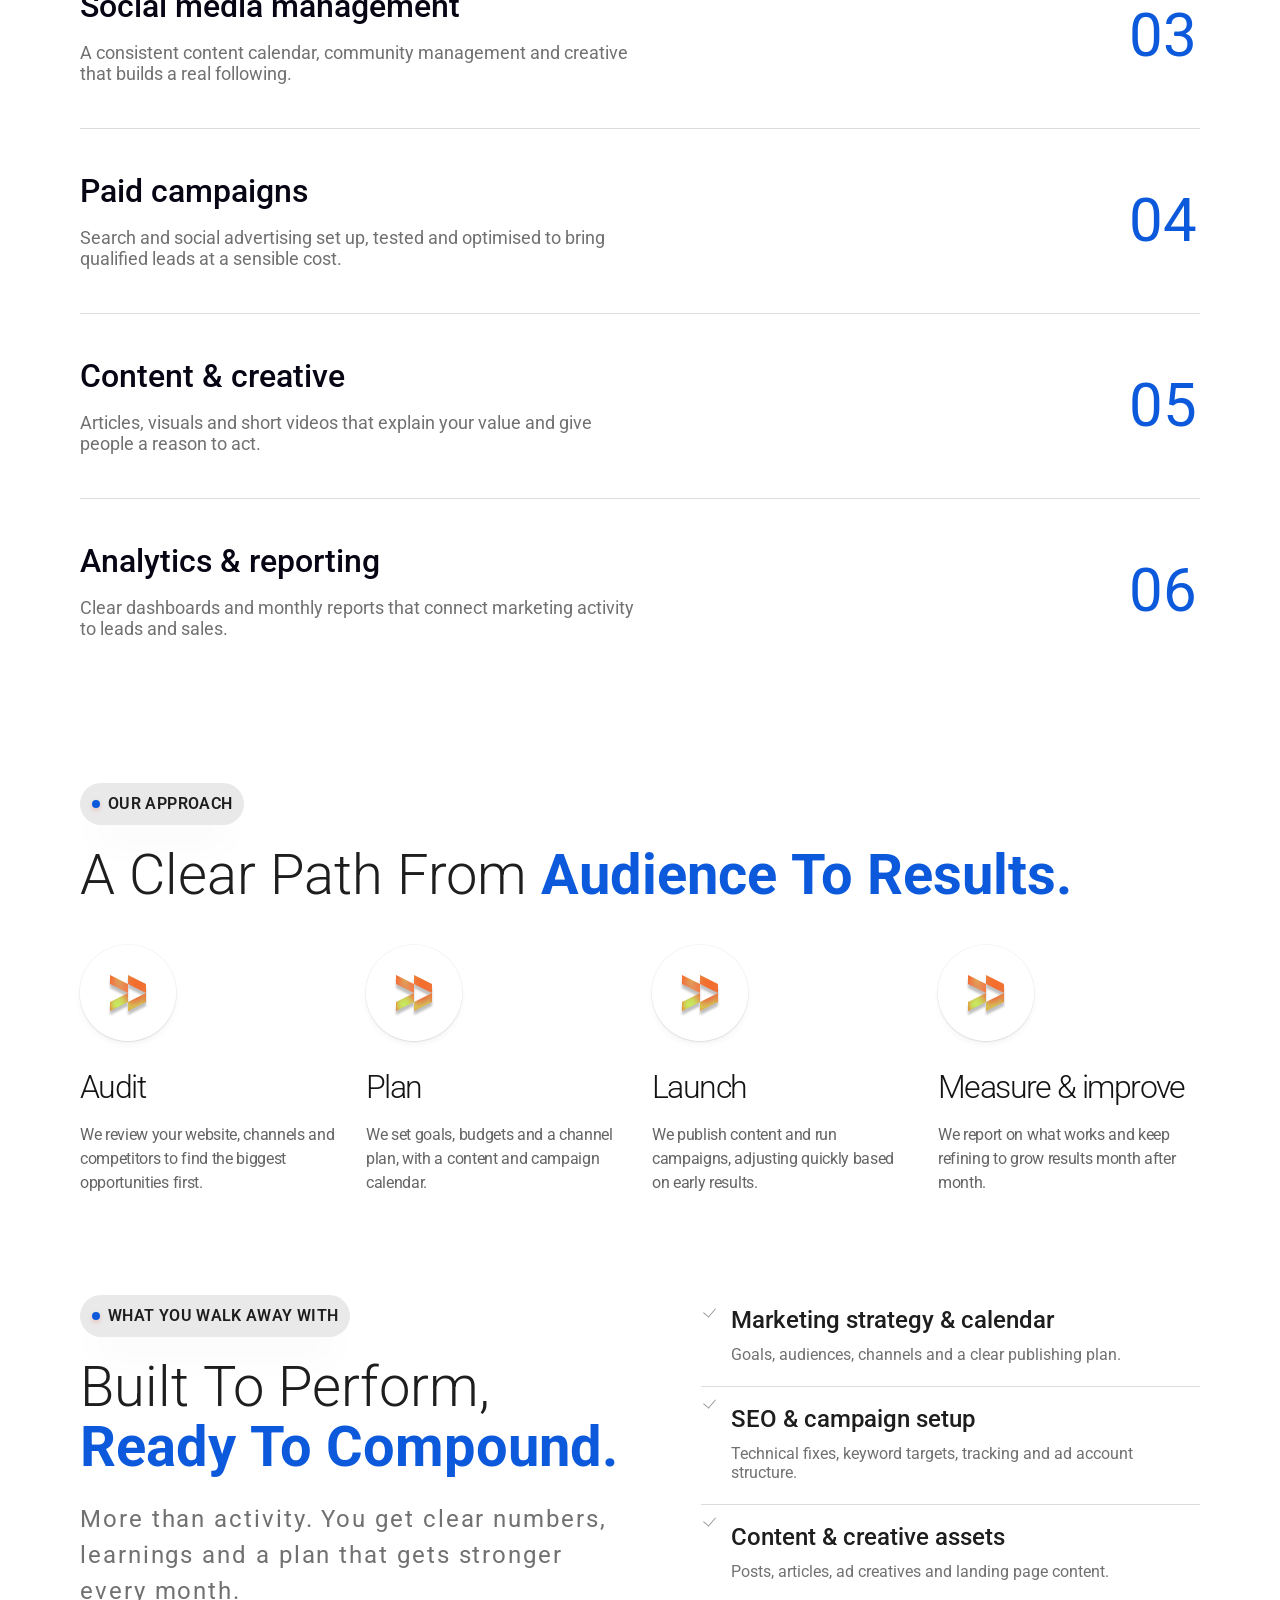
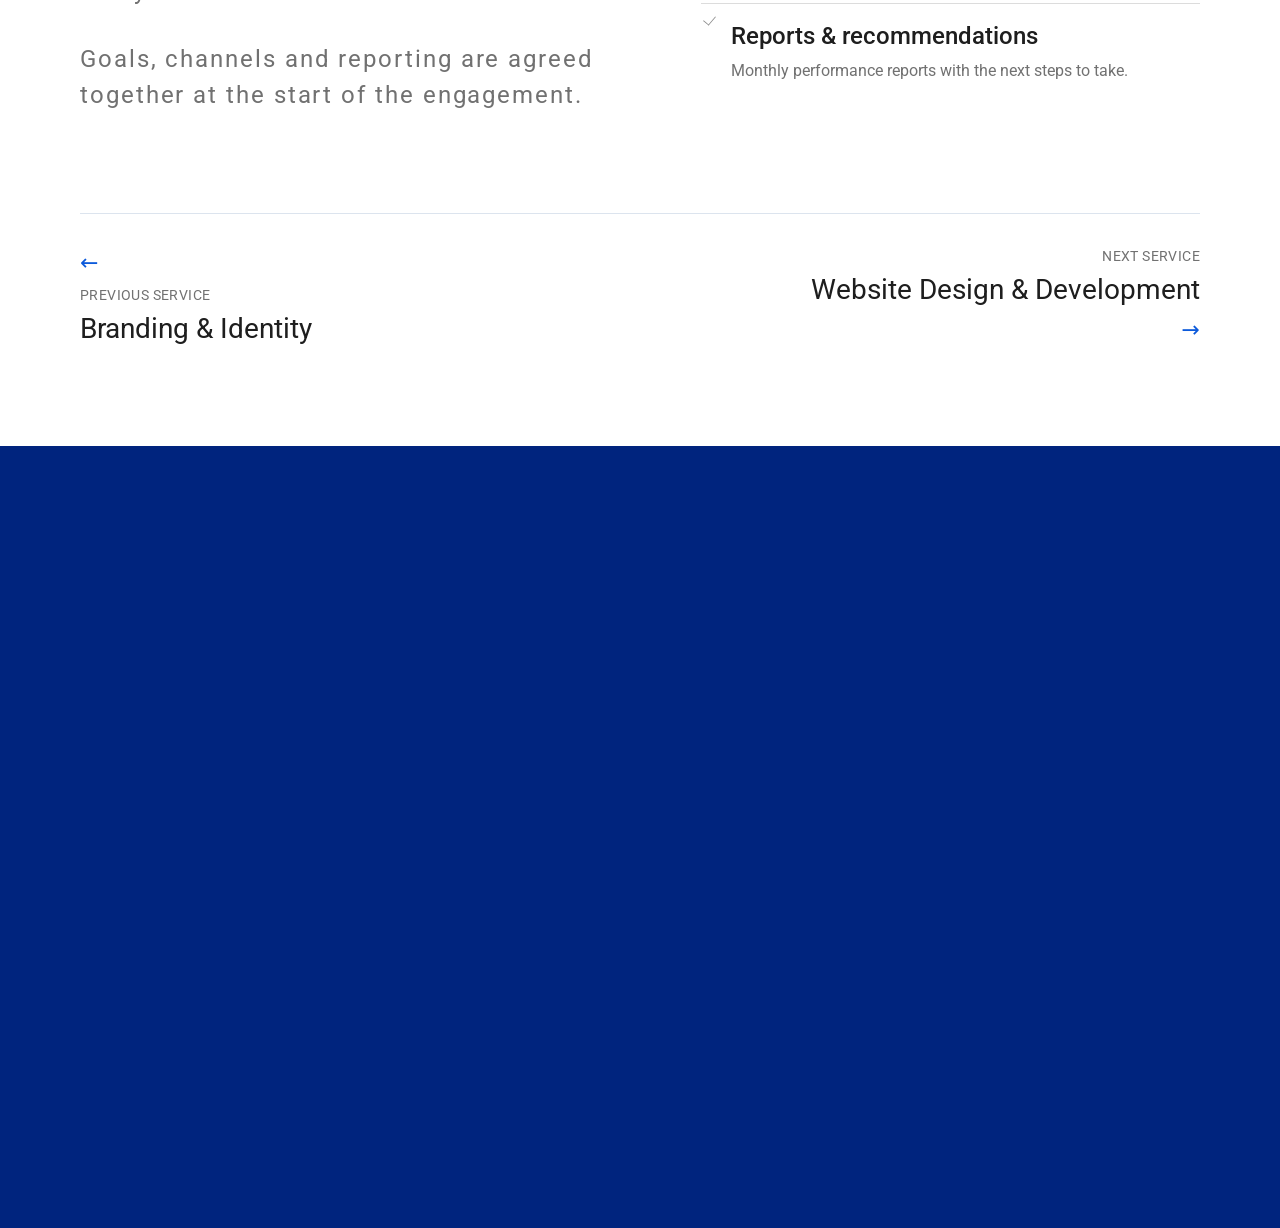
<file: site/digital-marketing.html>
<!doctype html>
<html lang="en">
<head>
  <meta charset="utf-8">
  <meta name="viewport" content="width=device-width, initial-scale=1">
  <title>Digital Marketing | Services | Qeematech</title>
  <meta name="description" content="Digital marketing by Qeematech: SEO, social media, paid advertising, content and analytics that bring the right audience to your product.">
  <script>document.documentElement.classList.add('js');</script>
  <link rel="preconnect" href="https://fonts.googleapis.com">
  <link rel="preconnect" href="https://fonts.gstatic.com" crossorigin>
  <link rel="stylesheet" href="https://fonts.googleapis.com/css2?family=Fraunces:opsz,wght,SOFT,WONK@9..144,300,0,1&family=Inter:wght@400;500&family=Roboto:wght@300;400;500;600;700;800&display=swap">
  <link rel="stylesheet" href="css/tokens.css">
  <link rel="stylesheet" href="css/base.css">
  <link rel="stylesheet" href="css/components.css">
  <link rel="stylesheet" href="css/glow.css">
    <link rel="stylesheet" href="css/inner.css">
  <link rel="stylesheet" href="css/about.css">
  <link rel="stylesheet" href="css/services.css">
  <link rel="stylesheet" href="css/service-art.css">
</head>
<body class="page-service" data-page="services">

  <div data-include="header"></div>

  <main class="inner inner--svc">
    
    <div class="inner-glow" aria-hidden="true">
      <div class="inner-glow__stage">
        <div class="glow-field glow-field--full"></div>
        <div class="glow-drift"></div>
        <span class="inner-glow__vline inner-glow__vline--l"></span>
        <span class="inner-glow__vline inner-glow__vline--r"></span>
      </div>
    </div>

    <!-- =============== Hero =============== -->
    <section class="sd-hero" aria-labelledby="sdTitle">
      <nav class="crumb crumb--3 rise-in" aria-label="Breadcrumb"><ol><li><a href="index.html">Home</a></li><li><a href="services.html">Services</a></li><li aria-current="page">Digital Marketing</li></ol></nav>
      <div class="sd-hero__row">
        <div class="sd-hero__copy">
          <h1 id="sdTitle" class="rise-in" style="--d:.1s">Digital Marketing</h1>
          <p class="rise-in" style="--d:.2s">Data-driven campaigns, SEO and content that bring the right audience to your product.</p>
          <div class="svc-card__tags rise-in" style="--d:.3s"><span class="tag">SEO</span><span class="tag">Social Media</span><span class="tag">Paid Ads</span><span class="tag">Analytics</span></div>
          <div class="sd-hero__actions rise-in" style="--d:.4s">
            <a class="btn" href="book-a-call.html">Discuss your project</a>
            <a class="btn btn--outline" href="#approach"><span>Explore Our Approach</span></a>
          </div>
        </div>
        <div class="sd-art sd-art--marketing rise-in" style="--d:.25s" aria-hidden="true">
          <img decoding="async" class="sd-art__rings" src="assets/svg/orbit-a.svg" alt="">
          <img decoding="async" class="sd-art__rings sd-art__rings--b" src="assets/svg/orbit-b.svg" alt="">
          <div class="sd-chart" aria-hidden="true">
            <span class="sd-chart__title">Organic traffic</span>
            <span class="sd-chart__bars"><i style="--h:30%"></i><i style="--h:42%"></i><i style="--h:38%"></i><i style="--h:58%"></i><i style="--h:52%"></i><i style="--h:74%"></i><i style="--h:92%"></i></span>
            <svg class="sd-chart__line" viewBox="0 0 300 120" preserveAspectRatio="none"><polyline pathLength="1" points="0,100 50,88 100,92 150,66 200,72 250,36 300,12" /></svg>
          </div>
          <div class="sd-chip sd-chip--c" style="left:330px;top:44px"><b>+128%</b><span>organic traffic</span></div>
          <div class="sd-chip sd-chip--d" style="left:10px;top:326px"><b>4.8×</b><span>return on ad spend</span></div>
          <div class="sd-chip sd-chip--e" style="left:372px;top:340px"><span class="sd-tick">#1</span><b>Ranking</b></div>
          <span class="sd-art__cap">Reach. Engage. Grow.</span>
        </div>
      </div>
      <div class="svc-strip rise-in" style="--d:.5s">
        <p>A complete growth plan, from audience to results.</p>
        <p><a href="#included">What’s included</a> &nbsp;/&nbsp; <a href="#approach">Our approach</a> &nbsp;/&nbsp; <a href="#deliverables">Deliverables</a></p>
      </div>
    </section>

    <!-- =============== What is included =============== -->
    <section class="sd-list" id="included" aria-labelledby="sdListTitle">
      <div class="sd-list__head">
        <div>
          <span class="pill pill--grey" data-reveal>Our services</span>
          <h2 class="title" id="sdListTitle" data-reveal style="--d:.08s">Every channel <strong>Working together.</strong></h2>
        </div>
        <div class="lead-row" data-reveal="right"><p class="lead">Search, social, ads and content planned as one system, measured against the goals that matter to you.</p></div>
      </div>
      <ol class="sd-rows" id="sdRows">
        <li class="sd-row is-active" data-reveal>
          <div class="sd-row__text"><h3>Strategy &amp; audience research</h3><p>We study your market, competitors and customers, then set clear goals and the channels that will reach them.</p></div>
          <span class="sd-row__img" aria-hidden="true"><img decoding="async" src="assets/img/results-hand.webp" alt="" loading="lazy" width="228" height="120"></span>
          <span class="sd-row__num" aria-hidden="true">01</span>
        </li>
        <li class="sd-row" data-reveal style="--d:.05s">
          <div class="sd-row__text"><h3>Technical &amp; content SEO</h3><p>Site fixes, keyword strategy and useful content that help you rank for what your customers search.</p></div>
          <span class="sd-row__img" aria-hidden="true"><img decoding="async" src="assets/img/project-screenshot.webp" alt="" loading="lazy" width="228" height="120"></span>
          <span class="sd-row__num" aria-hidden="true">02</span>
        </li>
        <li class="sd-row" data-reveal style="--d:.05s">
          <div class="sd-row__text"><h3>Social media management</h3><p>A consistent content calendar, community management and creative that builds a real following.</p></div>
          <span class="sd-row__img" aria-hidden="true"><img decoding="async" src="assets/img/project-screenshot1.webp" alt="" loading="lazy" width="228" height="120"></span>
          <span class="sd-row__num" aria-hidden="true">03</span>
        </li>
        <li class="sd-row" data-reveal style="--d:.05s">
          <div class="sd-row__text"><h3>Paid campaigns</h3><p>Search and social advertising set up, tested and optimised to bring qualified leads at a sensible cost.</p></div>
          <span class="sd-row__img" aria-hidden="true"><img decoding="async" src="assets/img/project-screenshot2.webp" alt="" loading="lazy" width="228" height="120"></span>
          <span class="sd-row__num" aria-hidden="true">04</span>
        </li>
        <li class="sd-row" data-reveal style="--d:.05s">
          <div class="sd-row__text"><h3>Content &amp; creative</h3><p>Articles, visuals and short videos that explain your value and give people a reason to act.</p></div>
          <span class="sd-row__img" aria-hidden="true"><img decoding="async" src="assets/img/results-hand.webp" alt="" loading="lazy" width="228" height="120"></span>
          <span class="sd-row__num" aria-hidden="true">05</span>
        </li>
        <li class="sd-row" data-reveal style="--d:.05s">
          <div class="sd-row__text"><h3>Analytics &amp; reporting</h3><p>Clear dashboards and monthly reports that connect marketing activity to leads and sales.</p></div>
          <span class="sd-row__img" aria-hidden="true"><img decoding="async" src="assets/img/project-screenshot1.webp" alt="" loading="lazy" width="228" height="120"></span>
          <span class="sd-row__num" aria-hidden="true">06</span>
        </li>
      </ol>
    </section>

    <!-- =============== Approach =============== -->
    <section class="sd-approach" id="approach" aria-labelledby="sdApproachTitle">
      <div class="sd-approach__head">
        <span class="pill pill--grey" data-reveal>Our approach</span>
        <h2 class="title" id="sdApproachTitle" data-reveal style="--d:.08s">A Clear Path From <strong>Audience To Results.</strong></h2>
      </div>
      <ul class="why__grid">
        <li class="why__card" data-reveal>
          <span class="why__icon"><img decoding="async" src="assets/img/why-icon.png" alt="" width="36" height="36"></span>
          <h3>Audit</h3>
          <p>We review your website, channels and competitors to find the biggest opportunities first.</p>
        </li>
        <li class="why__card" data-reveal style="--d:.1s">
          <span class="why__icon"><img decoding="async" src="assets/img/why-icon.png" alt="" width="36" height="36"></span>
          <h3>Plan</h3>
          <p>We set goals, budgets and a channel plan, with a content and campaign calendar.</p>
        </li>
        <li class="why__card" data-reveal style="--d:.2s">
          <span class="why__icon"><img decoding="async" src="assets/img/why-icon.png" alt="" width="36" height="36"></span>
          <h3>Launch</h3>
          <p>We publish content and run campaigns, adjusting quickly based on early results.</p>
        </li>
        <li class="why__card" data-reveal style="--d:.3s">
          <span class="why__icon"><img decoding="async" src="assets/img/why-icon.png" alt="" width="36" height="36"></span>
          <h3>Measure &amp; improve</h3>
          <p>We report on what works and keep refining to grow results month after month.</p>
        </li>
      </ul>
    </section>

    <!-- =============== Deliverables =============== -->
    <section class="sd-deliver" id="deliverables" aria-labelledby="sdDeliverTitle">
      <div class="sd-deliver__copy">
        <span class="pill pill--grey" data-reveal>What you walk away with</span>
        <h2 class="title" id="sdDeliverTitle" data-reveal style="--d:.08s">Built To Perform, <strong>Ready To Compound.</strong></h2>
        <p class="lead" data-reveal style="--d:.14s">More than activity. You get clear numbers, learnings and a plan that gets stronger every month.</p>
        <p class="lead" data-reveal style="--d:.2s">Goals, channels and reporting are agreed together at the start of the engagement.</p>
      </div>
      <ul class="sd-checks">
        <li data-reveal><h3>Marketing strategy &amp; calendar</h3><p>Goals, audiences, channels and a clear publishing plan.</p></li>
        <li data-reveal style="--d:.1s"><h3>SEO &amp; campaign setup</h3><p>Technical fixes, keyword targets, tracking and ad account structure.</p></li>
        <li data-reveal style="--d:.2s"><h3>Content &amp; creative assets</h3><p>Posts, articles, ad creatives and landing page content.</p></li>
        <li data-reveal style="--d:.3s"><h3>Reports &amp; recommendations</h3><p>Monthly performance reports with the next steps to take.</p></li>
      </ul>
    </section>

    <!-- =============== Previous / next service =============== -->
    <nav class="sd-next" aria-label="More services">
      <a class="sd-next__link sd-next__link--prev" href="branding-identity.html"><span>Previous service</span><b>Branding &amp; Identity</b></a>
      <a class="sd-next__link sd-next__link--next" href="website-design-development.html"><span>Next service</span><b>Website Design &amp; Development</b></a>
    </nav>
  </main>

  <div data-include="footer"></div>

  <script src="js/components.js"></script>
  <script src="js/main.js"></script>
  <script src="js/service-detail.js"></script>
</body>
</html>
</file>
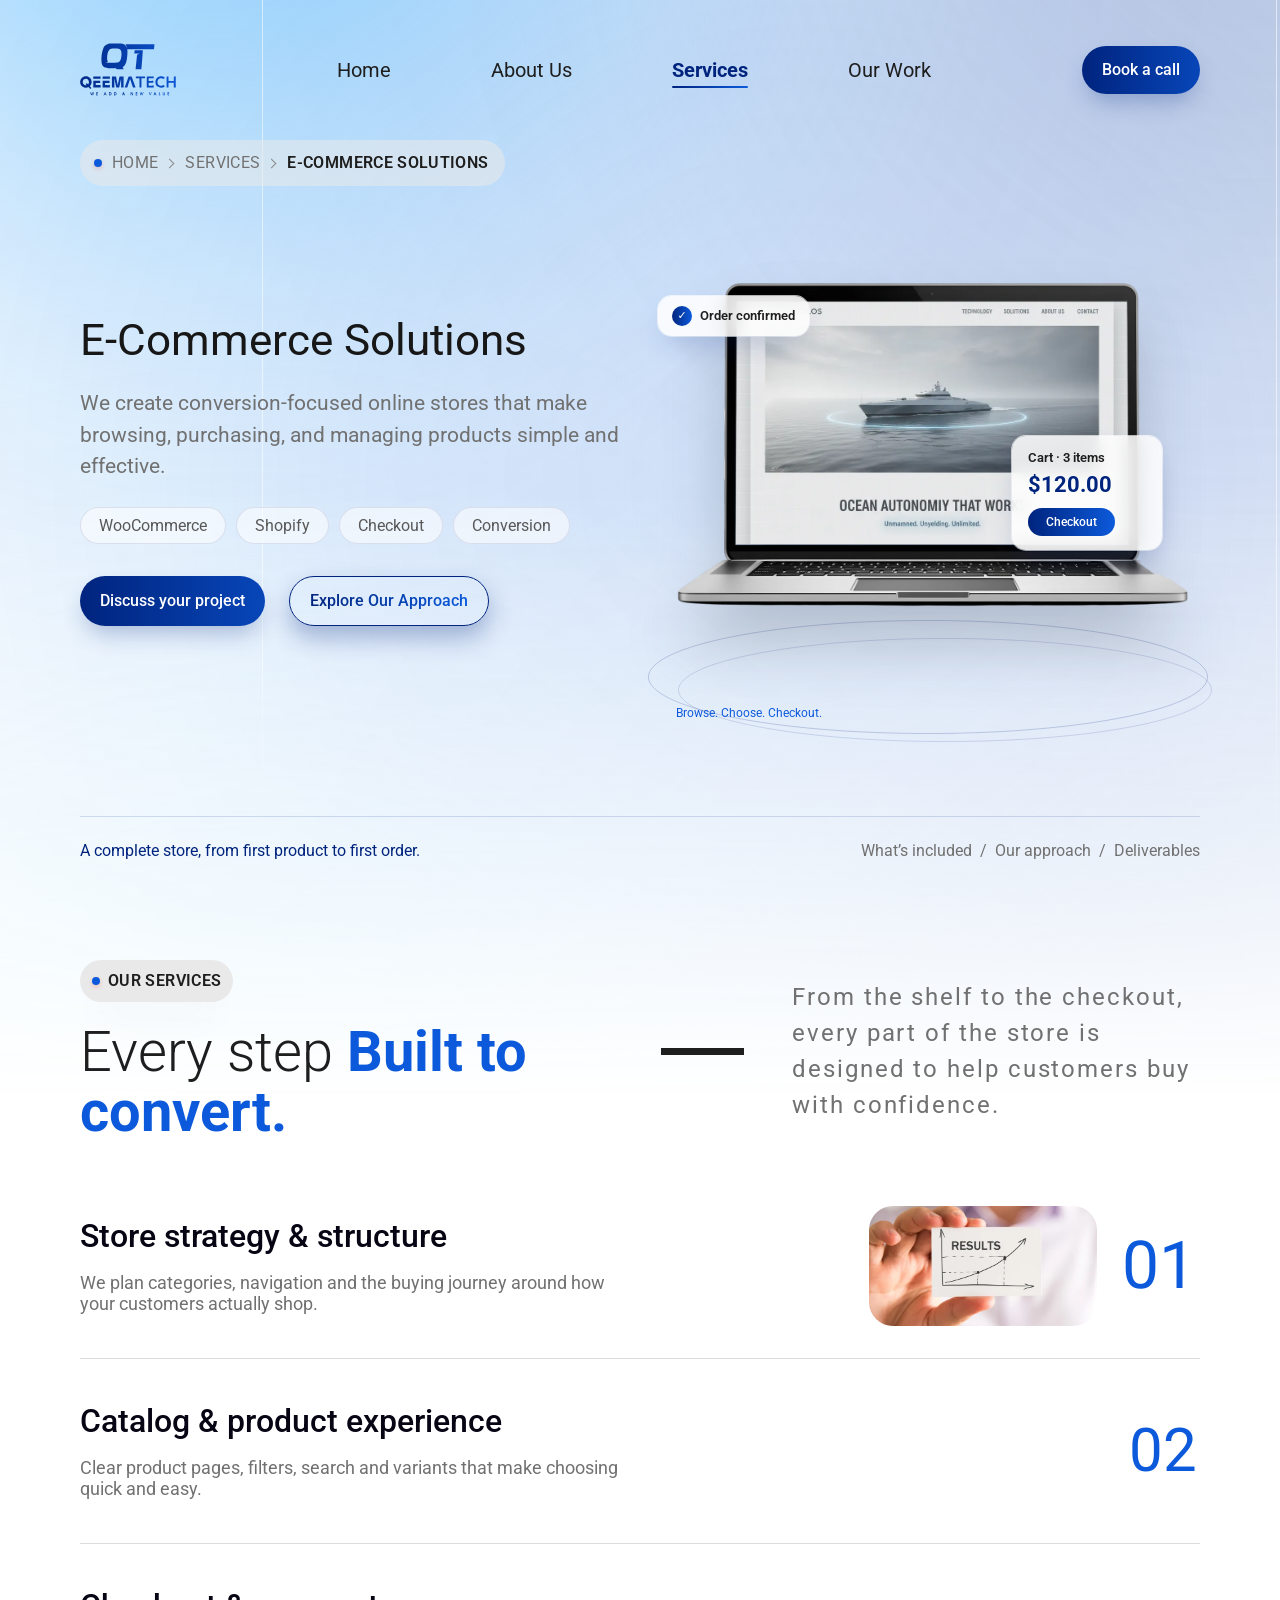
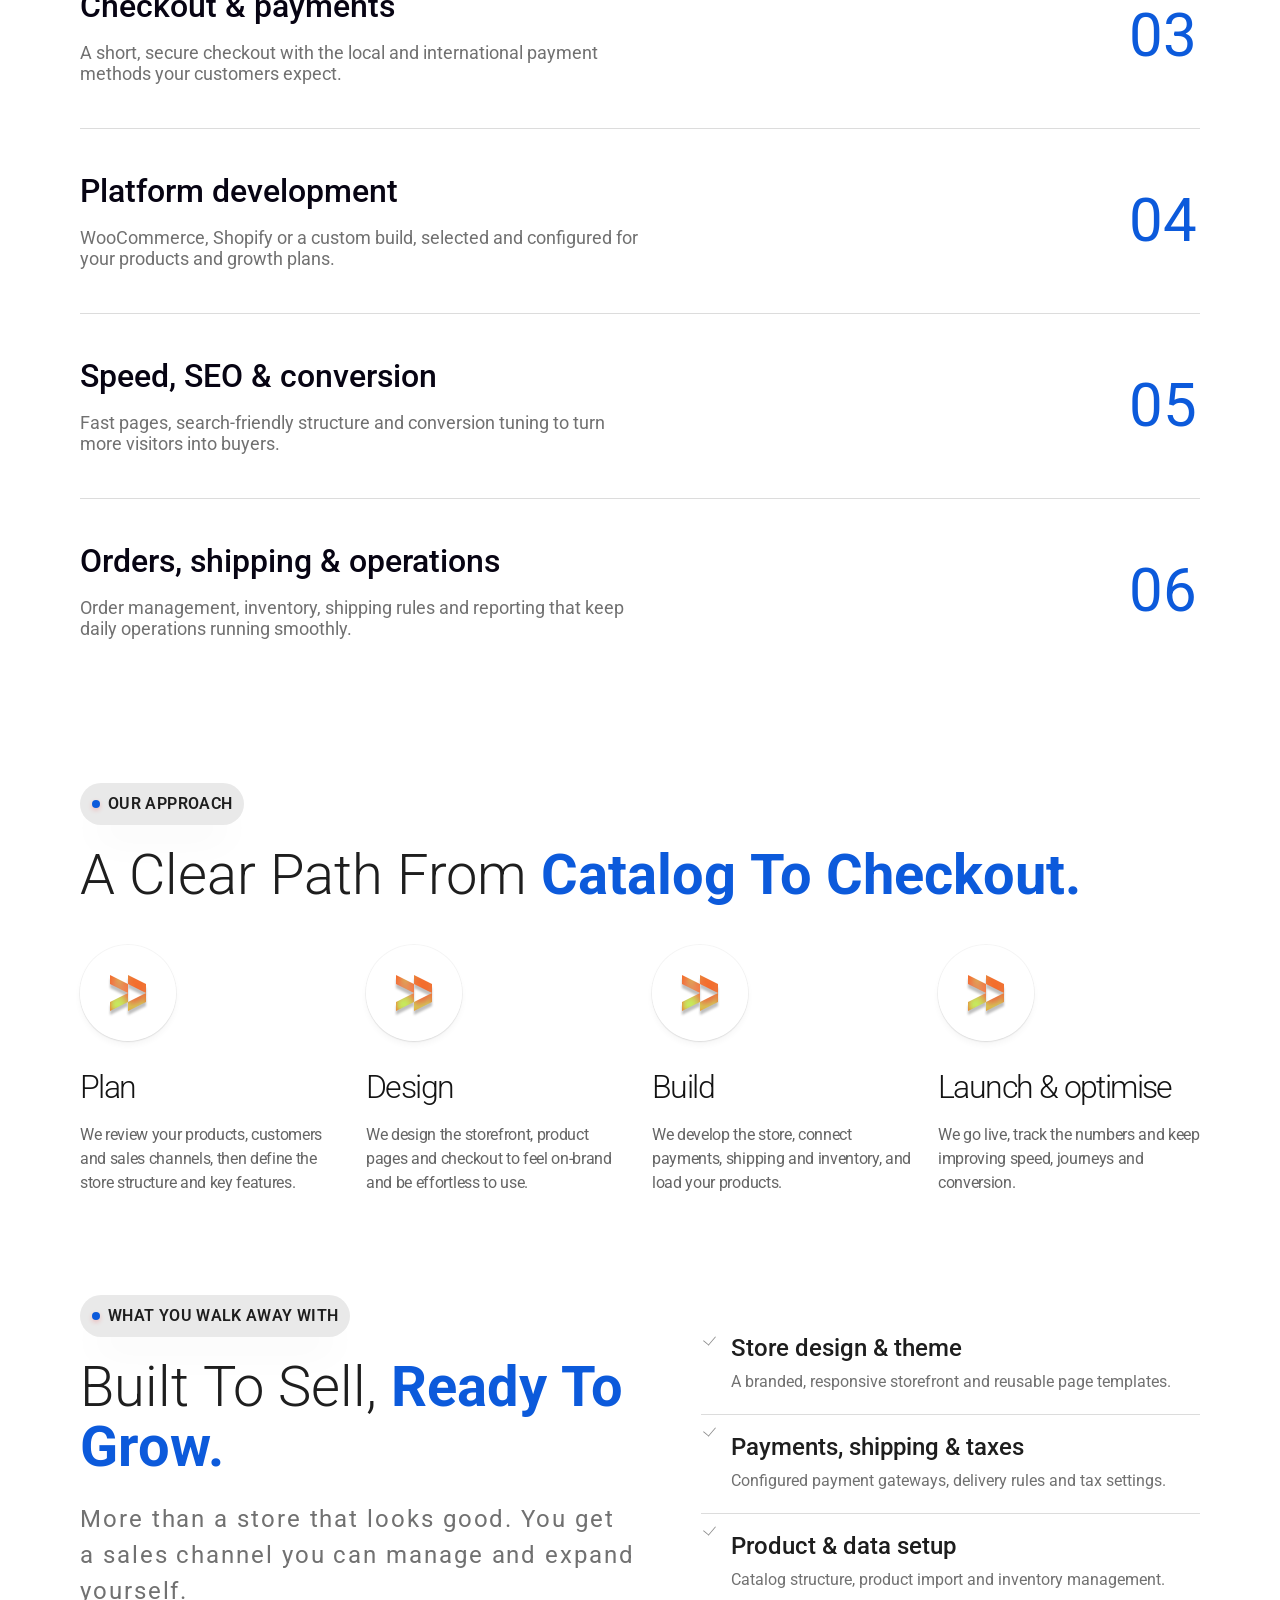
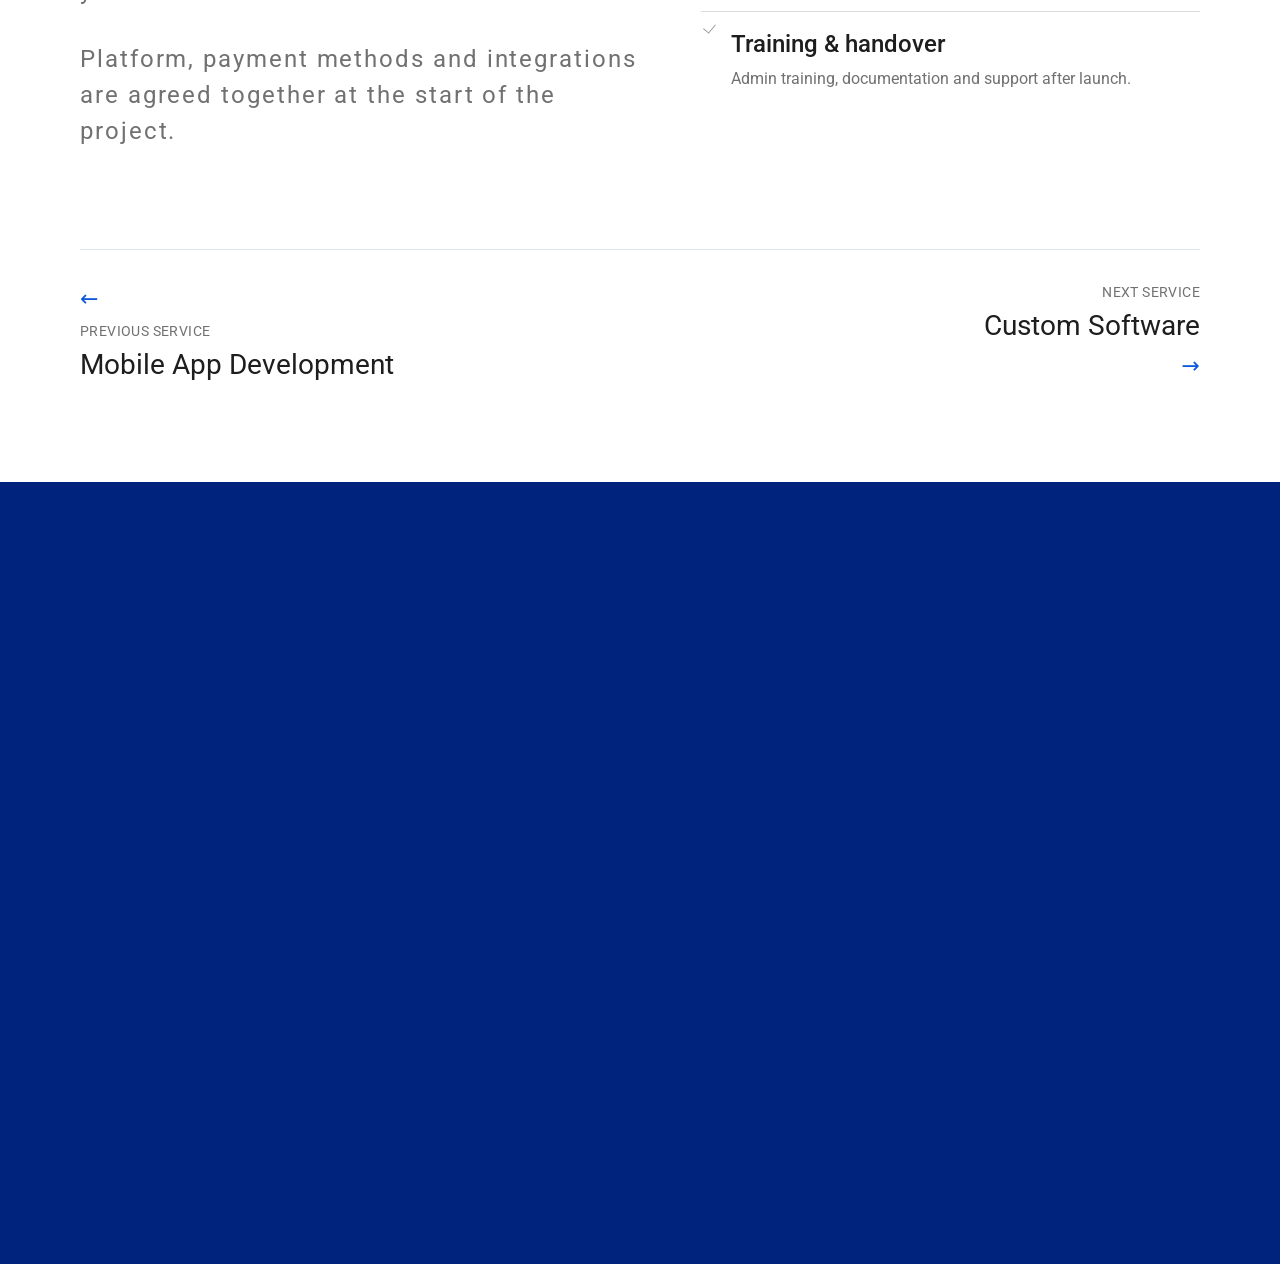
<file: site/e-commerce-solutions.html>
<!doctype html>
<html lang="en">
<head>
  <meta charset="utf-8">
  <meta name="viewport" content="width=device-width, initial-scale=1">
  <title>E-Commerce Solutions | Services | Qeematech</title>
  <meta name="description" content="E-commerce design and development by Qeematech: online stores, secure payments, product catalogs, checkout and conversion optimisation.">
  <script>document.documentElement.classList.add('js');</script>
  <link rel="preconnect" href="https://fonts.googleapis.com">
  <link rel="preconnect" href="https://fonts.gstatic.com" crossorigin>
  <link rel="stylesheet" href="https://fonts.googleapis.com/css2?family=Fraunces:opsz,wght,SOFT,WONK@9..144,300,0,1&family=Inter:wght@400;500&family=Roboto:wght@300;400;500;600;700;800&display=swap">
  <link rel="stylesheet" href="css/tokens.css">
  <link rel="stylesheet" href="css/base.css">
  <link rel="stylesheet" href="css/components.css">
  <link rel="stylesheet" href="css/glow.css">
    <link rel="stylesheet" href="css/inner.css">
  <link rel="stylesheet" href="css/about.css">
  <link rel="stylesheet" href="css/services.css">
  <link rel="stylesheet" href="css/service-art.css">
</head>
<body class="page-service" data-page="services">

  <div data-include="header"></div>

  <main class="inner inner--svc">
    
    <div class="inner-glow" aria-hidden="true">
      <div class="inner-glow__stage">
        <div class="glow-field glow-field--full"></div>
        <div class="glow-drift"></div>
        <span class="inner-glow__vline inner-glow__vline--l"></span>
        <span class="inner-glow__vline inner-glow__vline--r"></span>
      </div>
    </div>

    <!-- =============== Hero =============== -->
    <section class="sd-hero" aria-labelledby="sdTitle">
      <nav class="crumb crumb--3 rise-in" aria-label="Breadcrumb"><ol><li><a href="index.html">Home</a></li><li><a href="services.html">Services</a></li><li aria-current="page">E-Commerce Solutions</li></ol></nav>
      <div class="sd-hero__row">
        <div class="sd-hero__copy">
          <h1 id="sdTitle" class="rise-in" style="--d:.1s">E-Commerce Solutions</h1>
          <p class="rise-in" style="--d:.2s">We create conversion-focused online stores that make browsing, purchasing, and managing products simple and effective.</p>
          <div class="svc-card__tags rise-in" style="--d:.3s"><span class="tag">WooCommerce</span><span class="tag">Shopify</span><span class="tag">Checkout</span><span class="tag">Conversion</span></div>
          <div class="sd-hero__actions rise-in" style="--d:.4s">
            <a class="btn" href="book-a-call.html">Discuss your project</a>
            <a class="btn btn--outline" href="#approach"><span>Explore Our Approach</span></a>
          </div>
        </div>
        <div class="sd-art sd-art--ecommerce rise-in" style="--d:.25s" aria-hidden="true">
          <img decoding="async" class="sd-art__rings" src="assets/svg/orbit-a.svg" alt="">
          <img decoding="async" class="sd-art__rings sd-art__rings--b" src="assets/svg/orbit-b.svg" alt="">
          <div class="sd-laptop">
            <img fetchpriority="high" decoding="async" class="sd-laptop__screen" src="assets/img/project-screenshot.webp" alt="" width="436" height="271">
            <img fetchpriority="high" decoding="async" class="sd-laptop__frame" src="assets/img/laptop-mockup.webp" alt="" width="612" height="612">
          </div>
          <div class="sd-chip sd-chip--cart" style="left:372px;top:210px"><b>Cart · 3 items</b><span class="sd-price">$120.00</span><i class="sd-btn">Checkout</i></div>
          <div class="sd-chip sd-chip--c" style="left:18px;top:70px"><span class="sd-tick">✓</span><b>Order confirmed</b></div>
          <span class="sd-art__cap">Browse. Choose. Checkout.</span>
        </div>
      </div>
      <div class="svc-strip rise-in" style="--d:.5s">
        <p>A complete store, from first product to first order.</p>
        <p><a href="#included">What’s included</a> &nbsp;/&nbsp; <a href="#approach">Our approach</a> &nbsp;/&nbsp; <a href="#deliverables">Deliverables</a></p>
      </div>
    </section>

    <!-- =============== What is included =============== -->
    <section class="sd-list" id="included" aria-labelledby="sdListTitle">
      <div class="sd-list__head">
        <div>
          <span class="pill pill--grey" data-reveal>Our services</span>
          <h2 class="title" id="sdListTitle" data-reveal style="--d:.08s">Every step <strong>Built to convert.</strong></h2>
        </div>
        <div class="lead-row" data-reveal="right"><p class="lead">From the shelf to the checkout, every part of the store is designed to help customers buy with confidence.</p></div>
      </div>
      <ol class="sd-rows" id="sdRows">
        <li class="sd-row is-active" data-reveal>
          <div class="sd-row__text"><h3>Store strategy &amp; structure</h3><p>We plan categories, navigation and the buying journey around how your customers actually shop.</p></div>
          <span class="sd-row__img" aria-hidden="true"><img decoding="async" src="assets/img/results-hand.webp" alt="" loading="lazy" width="228" height="120"></span>
          <span class="sd-row__num" aria-hidden="true">01</span>
        </li>
        <li class="sd-row" data-reveal style="--d:.05s">
          <div class="sd-row__text"><h3>Catalog &amp; product experience</h3><p>Clear product pages, filters, search and variants that make choosing quick and easy.</p></div>
          <span class="sd-row__img" aria-hidden="true"><img decoding="async" src="assets/img/project-screenshot.webp" alt="" loading="lazy" width="228" height="120"></span>
          <span class="sd-row__num" aria-hidden="true">02</span>
        </li>
        <li class="sd-row" data-reveal style="--d:.05s">
          <div class="sd-row__text"><h3>Checkout &amp; payments</h3><p>A short, secure checkout with the local and international payment methods your customers expect.</p></div>
          <span class="sd-row__img" aria-hidden="true"><img decoding="async" src="assets/img/project-screenshot1.webp" alt="" loading="lazy" width="228" height="120"></span>
          <span class="sd-row__num" aria-hidden="true">03</span>
        </li>
        <li class="sd-row" data-reveal style="--d:.05s">
          <div class="sd-row__text"><h3>Platform development</h3><p>WooCommerce, Shopify or a custom build, selected and configured for your products and growth plans.</p></div>
          <span class="sd-row__img" aria-hidden="true"><img decoding="async" src="assets/img/project-screenshot2.webp" alt="" loading="lazy" width="228" height="120"></span>
          <span class="sd-row__num" aria-hidden="true">04</span>
        </li>
        <li class="sd-row" data-reveal style="--d:.05s">
          <div class="sd-row__text"><h3>Speed, SEO &amp; conversion</h3><p>Fast pages, search-friendly structure and conversion tuning to turn more visitors into buyers.</p></div>
          <span class="sd-row__img" aria-hidden="true"><img decoding="async" src="assets/img/results-hand.webp" alt="" loading="lazy" width="228" height="120"></span>
          <span class="sd-row__num" aria-hidden="true">05</span>
        </li>
        <li class="sd-row" data-reveal style="--d:.05s">
          <div class="sd-row__text"><h3>Orders, shipping &amp; operations</h3><p>Order management, inventory, shipping rules and reporting that keep daily operations running smoothly.</p></div>
          <span class="sd-row__img" aria-hidden="true"><img decoding="async" src="assets/img/project-screenshot1.webp" alt="" loading="lazy" width="228" height="120"></span>
          <span class="sd-row__num" aria-hidden="true">06</span>
        </li>
      </ol>
    </section>

    <!-- =============== Approach =============== -->
    <section class="sd-approach" id="approach" aria-labelledby="sdApproachTitle">
      <div class="sd-approach__head">
        <span class="pill pill--grey" data-reveal>Our approach</span>
        <h2 class="title" id="sdApproachTitle" data-reveal style="--d:.08s">A Clear Path From <strong>Catalog To Checkout.</strong></h2>
      </div>
      <ul class="why__grid">
        <li class="why__card" data-reveal>
          <span class="why__icon"><img decoding="async" src="assets/img/why-icon.png" alt="" width="36" height="36"></span>
          <h3>Plan</h3>
          <p>We review your products, customers and sales channels, then define the store structure and key features.</p>
        </li>
        <li class="why__card" data-reveal style="--d:.1s">
          <span class="why__icon"><img decoding="async" src="assets/img/why-icon.png" alt="" width="36" height="36"></span>
          <h3>Design</h3>
          <p>We design the storefront, product pages and checkout to feel on-brand and be effortless to use.</p>
        </li>
        <li class="why__card" data-reveal style="--d:.2s">
          <span class="why__icon"><img decoding="async" src="assets/img/why-icon.png" alt="" width="36" height="36"></span>
          <h3>Build</h3>
          <p>We develop the store, connect payments, shipping and inventory, and load your products.</p>
        </li>
        <li class="why__card" data-reveal style="--d:.3s">
          <span class="why__icon"><img decoding="async" src="assets/img/why-icon.png" alt="" width="36" height="36"></span>
          <h3>Launch &amp; optimise</h3>
          <p>We go live, track the numbers and keep improving speed, journeys and conversion.</p>
        </li>
      </ul>
    </section>

    <!-- =============== Deliverables =============== -->
    <section class="sd-deliver" id="deliverables" aria-labelledby="sdDeliverTitle">
      <div class="sd-deliver__copy">
        <span class="pill pill--grey" data-reveal>What you walk away with</span>
        <h2 class="title" id="sdDeliverTitle" data-reveal style="--d:.08s">Built To Sell, <strong>Ready To Grow.</strong></h2>
        <p class="lead" data-reveal style="--d:.14s">More than a store that looks good. You get a sales channel you can manage and expand yourself.</p>
        <p class="lead" data-reveal style="--d:.2s">Platform, payment methods and integrations are agreed together at the start of the project.</p>
      </div>
      <ul class="sd-checks">
        <li data-reveal><h3>Store design &amp; theme</h3><p>A branded, responsive storefront and reusable page templates.</p></li>
        <li data-reveal style="--d:.1s"><h3>Payments, shipping &amp; taxes</h3><p>Configured payment gateways, delivery rules and tax settings.</p></li>
        <li data-reveal style="--d:.2s"><h3>Product &amp; data setup</h3><p>Catalog structure, product import and inventory management.</p></li>
        <li data-reveal style="--d:.3s"><h3>Training &amp; handover</h3><p>Admin training, documentation and support after launch.</p></li>
      </ul>
    </section>

    <!-- =============== Previous / next service =============== -->
    <nav class="sd-next" aria-label="More services">
      <a class="sd-next__link sd-next__link--prev" href="mobile-app-development.html"><span>Previous service</span><b>Mobile App Development</b></a>
      <a class="sd-next__link sd-next__link--next" href="custom-software.html"><span>Next service</span><b>Custom Software</b></a>
    </nav>
  </main>

  <div data-include="footer"></div>

  <script src="js/components.js"></script>
  <script src="js/main.js"></script>
  <script src="js/service-detail.js"></script>
</body>
</html>
</file>
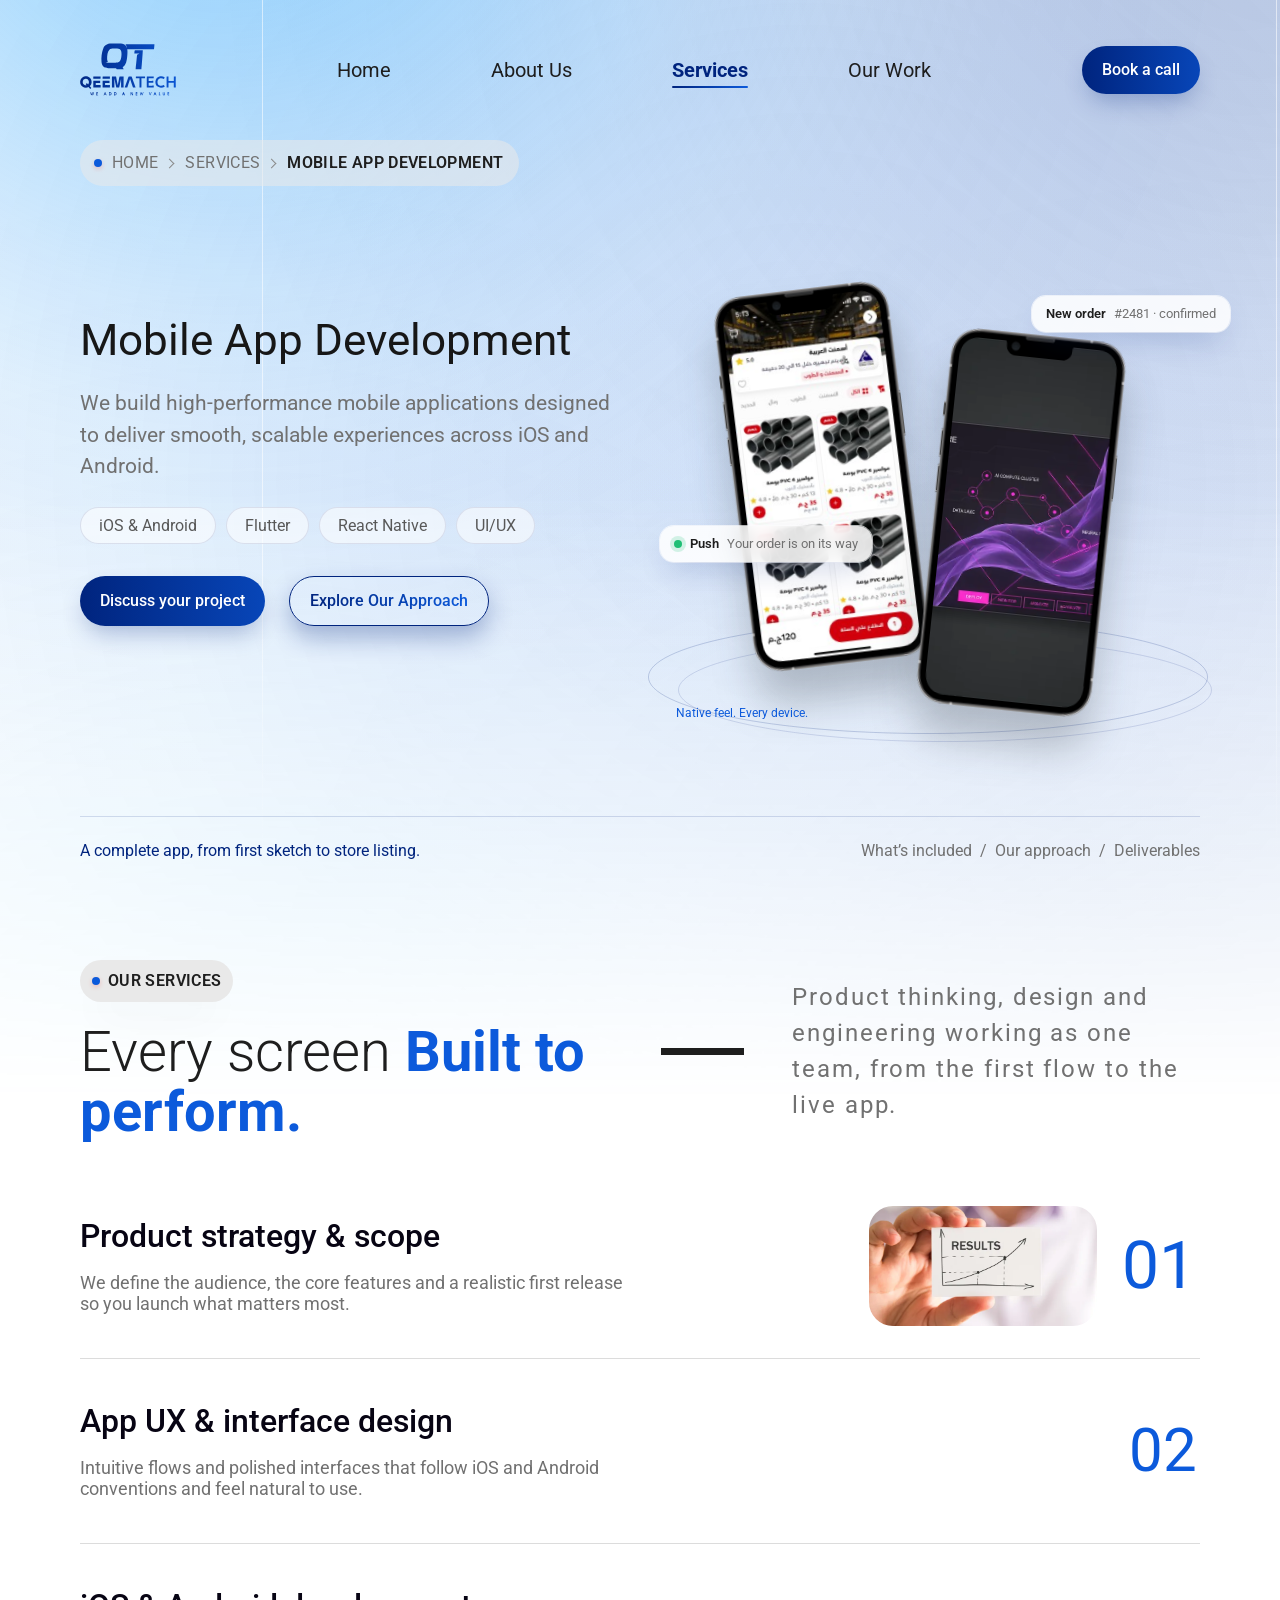
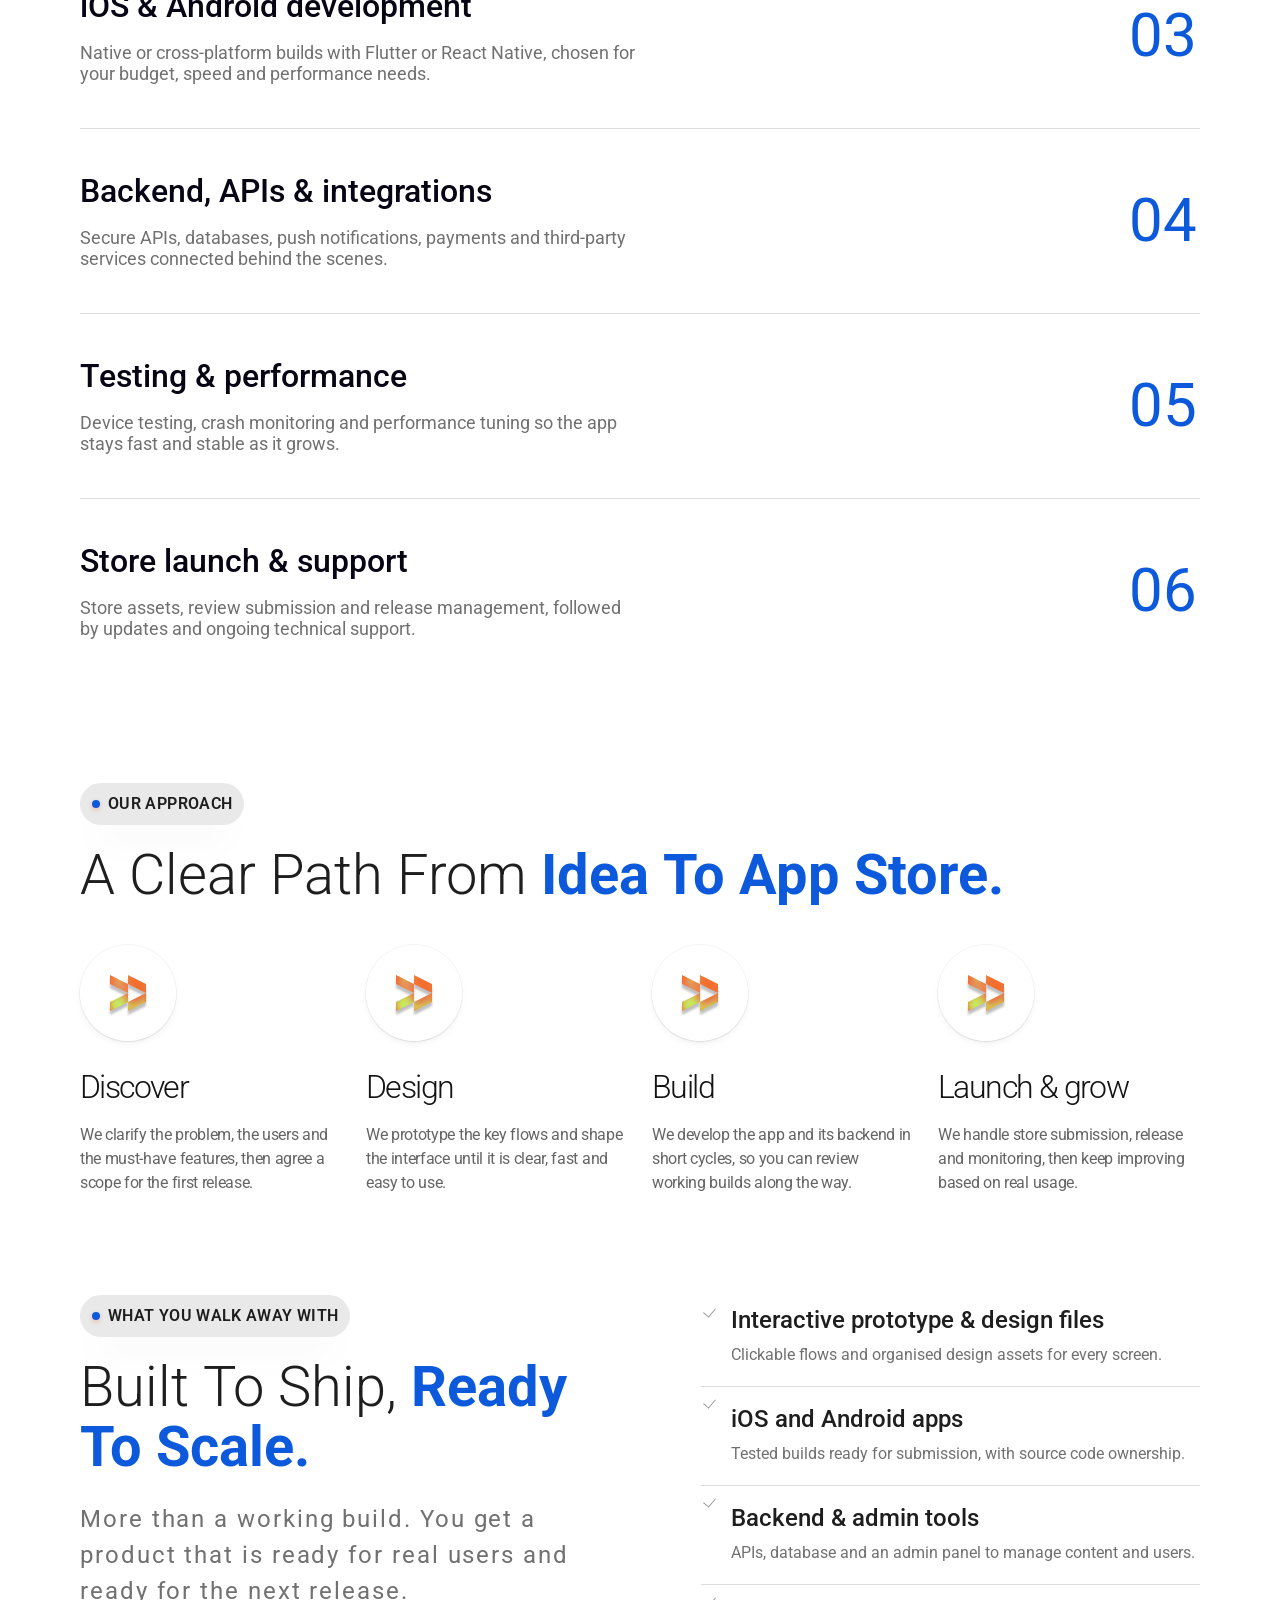
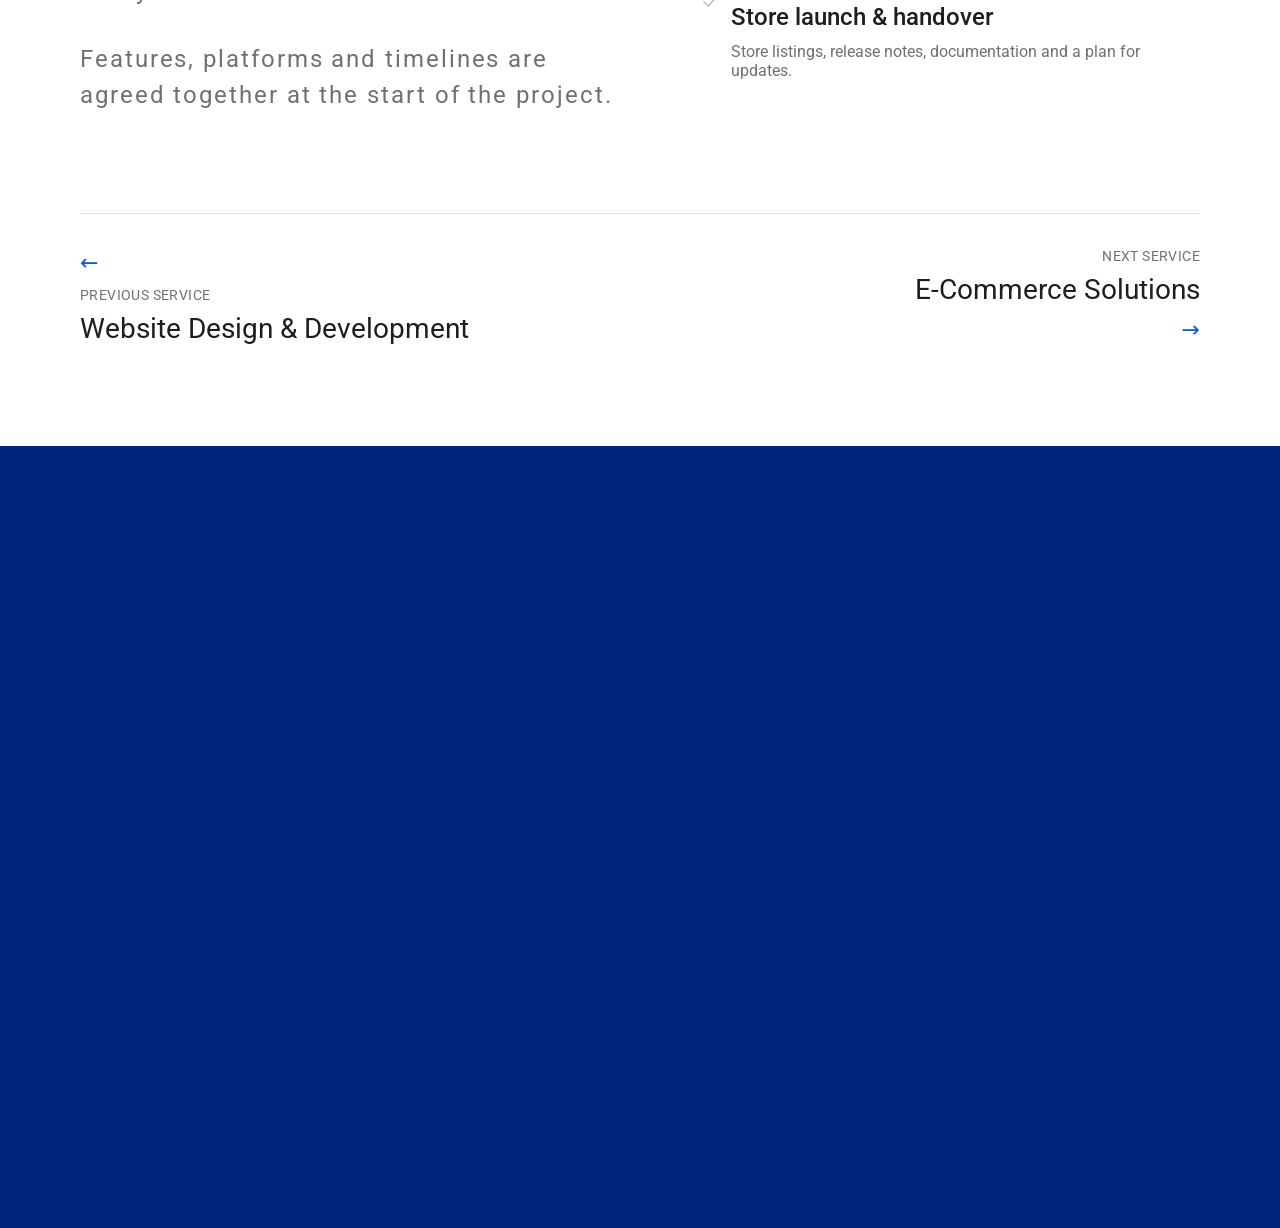
<file: site/mobile-app-development.html>
<!doctype html>
<html lang="en">
<head>
  <meta charset="utf-8">
  <meta name="viewport" content="width=device-width, initial-scale=1">
  <title>Mobile App Development | Services | Qeematech</title>
  <meta name="description" content="iOS and Android app development by Qeematech: product strategy, app UX, native and cross-platform builds, store launch and support.">
  <script>document.documentElement.classList.add('js');</script>
  <link rel="preconnect" href="https://fonts.googleapis.com">
  <link rel="preconnect" href="https://fonts.gstatic.com" crossorigin>
  <link rel="stylesheet" href="https://fonts.googleapis.com/css2?family=Fraunces:opsz,wght,SOFT,WONK@9..144,300,0,1&family=Inter:wght@400;500&family=Roboto:wght@300;400;500;600;700;800&display=swap">
  <link rel="stylesheet" href="css/tokens.css">
  <link rel="stylesheet" href="css/base.css">
  <link rel="stylesheet" href="css/components.css">
  <link rel="stylesheet" href="css/glow.css">
    <link rel="stylesheet" href="css/inner.css">
  <link rel="stylesheet" href="css/about.css">
  <link rel="stylesheet" href="css/services.css">
  <link rel="stylesheet" href="css/service-art.css">
</head>
<body class="page-service" data-page="services">

  <div data-include="header"></div>

  <main class="inner inner--svc">
    <svg width="0" height="0" style="position:absolute" aria-hidden="true"><defs><clipPath id="phoneScreenClip" clipPathUnits="objectBoundingBox"><path transform="scale(0.002748 0.001212)" d="M51.1435 0.135038C44.7229 0.340039 38.6769 0.994539 34.1464 1.97454C20.8828 4.84405 10.5929 13.0498 5.22158 25.0408C2.749 30.5606 1.45032 35.927 0.499991 44.552C0.140664 47.8123 0.102728 76.8086 0.0244679 408.719C-0.0361356 665.452 0.0137311 770.852 0.197689 774.582C0.779149 786.357 2.53188 794.617 5.84933 801.217C12.4508 814.349 23.7868 821.859 40.1681 823.952C46.8397 824.804 47.0903 824.807 175.81 824.902C305.091 824.999 314.988 824.937 322.308 824.094C335.135 822.599 343.429 818.844 350.721 811.229C357.895 803.734 361.512 795.019 362.975 781.699C363.18 779.832 363.454 775.387 363.581 771.824C363.898 763.004 363.901 61.9828 363.583 53.166C363.335 46.2853 362.93 41.7535 362.166 37.3383C358.895 18.4113 346.934 5.62605 328.989 1.86829C321.104 0.217038 313.817 -0.0829617 284.014 0.0172883L261.108 0.0942883L260.113 0.651039C259.567 0.957289 258.894 1.54154 258.618 1.94904C257.582 3.4718 257.389 4.41255 257.148 9.0563C256.895 13.9498 256.513 16.3838 255.592 18.9538C253.402 25.0651 247.943 30.2315 241.854 31.9578C240.895 32.229 239 32.5678 237.641 32.7103C234.073 33.0843 129.205 33.0663 125.893 32.6913C118.566 31.861 113.031 28.2613 109.495 22.025C107.57 18.629 106.761 15.0305 106.505 8.7193C106.291 3.46305 105.705 1.93929 103.396 0.633789L102.442 0.0942883L77.8663 0.0802883C64.3498 0.0727883 52.3246 0.0972883 51.1435 0.135038Z"/></clipPath></defs></svg>
    <div class="inner-glow" aria-hidden="true">
      <div class="inner-glow__stage">
        <div class="glow-field glow-field--full"></div>
        <div class="glow-drift"></div>
        <span class="inner-glow__vline inner-glow__vline--l"></span>
        <span class="inner-glow__vline inner-glow__vline--r"></span>
      </div>
    </div>

    <!-- =============== Hero =============== -->
    <section class="sd-hero" aria-labelledby="sdTitle">
      <nav class="crumb crumb--3 rise-in" aria-label="Breadcrumb"><ol><li><a href="index.html">Home</a></li><li><a href="services.html">Services</a></li><li aria-current="page">Mobile App Development</li></ol></nav>
      <div class="sd-hero__row">
        <div class="sd-hero__copy">
          <h1 id="sdTitle" class="rise-in" style="--d:.1s">Mobile App Development</h1>
          <p class="rise-in" style="--d:.2s">We build high-performance mobile applications designed to deliver smooth, scalable experiences across iOS and Android.</p>
          <div class="svc-card__tags rise-in" style="--d:.3s"><span class="tag">iOS &amp; Android</span><span class="tag">Flutter</span><span class="tag">React Native</span><span class="tag">UI/UX</span></div>
          <div class="sd-hero__actions rise-in" style="--d:.4s">
            <a class="btn" href="book-a-call.html">Discuss your project</a>
            <a class="btn btn--outline" href="#approach"><span>Explore Our Approach</span></a>
          </div>
        </div>
        <div class="sd-art sd-art--mobile rise-in" style="--d:.25s" aria-hidden="true">
          <img decoding="async" class="sd-art__rings" src="assets/svg/orbit-a.svg" alt="">
          <img decoding="async" class="sd-art__rings sd-art__rings--b" src="assets/svg/orbit-b.svg" alt="">
          <div class="sd-phone sd-phone--a">
            <img decoding="async" class="sd-phone__frame" src="assets/img/phone-mockup.png" alt="" width="216" height="459">
            <img decoding="async" class="sd-phone__screen" src="assets/img/phone-screen.jpg" alt="" width="194" height="438">
          </div>
          <div class="sd-phone sd-phone--b">
            <img decoding="async" class="sd-phone__frame" src="assets/img/phone-mockup.png" alt="" width="216" height="459">
            <img decoding="async" class="sd-phone__screen" src="assets/img/project-screenshot1.webp" alt="" width="194" height="438">
          </div>
          <div class="sd-chip sd-chip--c" style="left:392px;top:70px"><b>New order</b><span>#2481 · confirmed</span></div>
          <div class="sd-chip sd-chip--d" style="left:20px;top:300px"><span class="sd-dot"></span><b>Push</b><span>Your order is on its way</span></div>
          <span class="sd-art__cap">Native feel. Every device.</span>
        </div>
      </div>
      <div class="svc-strip rise-in" style="--d:.5s">
        <p>A complete app, from first sketch to store listing.</p>
        <p><a href="#included">What’s included</a> &nbsp;/&nbsp; <a href="#approach">Our approach</a> &nbsp;/&nbsp; <a href="#deliverables">Deliverables</a></p>
      </div>
    </section>

    <!-- =============== What is included =============== -->
    <section class="sd-list" id="included" aria-labelledby="sdListTitle">
      <div class="sd-list__head">
        <div>
          <span class="pill pill--grey" data-reveal>Our services</span>
          <h2 class="title" id="sdListTitle" data-reveal style="--d:.08s">Every screen <strong>Built to perform.</strong></h2>
        </div>
        <div class="lead-row" data-reveal="right"><p class="lead">Product thinking, design and engineering working as one team, from the first flow to the live app.</p></div>
      </div>
      <ol class="sd-rows" id="sdRows">
        <li class="sd-row is-active" data-reveal>
          <div class="sd-row__text"><h3>Product strategy &amp; scope</h3><p>We define the audience, the core features and a realistic first release so you launch what matters most.</p></div>
          <span class="sd-row__img" aria-hidden="true"><img decoding="async" src="assets/img/results-hand.webp" alt="" loading="lazy" width="228" height="120"></span>
          <span class="sd-row__num" aria-hidden="true">01</span>
        </li>
        <li class="sd-row" data-reveal style="--d:.05s">
          <div class="sd-row__text"><h3>App UX &amp; interface design</h3><p>Intuitive flows and polished interfaces that follow iOS and Android conventions and feel natural to use.</p></div>
          <span class="sd-row__img" aria-hidden="true"><img decoding="async" src="assets/img/project-screenshot.webp" alt="" loading="lazy" width="228" height="120"></span>
          <span class="sd-row__num" aria-hidden="true">02</span>
        </li>
        <li class="sd-row" data-reveal style="--d:.05s">
          <div class="sd-row__text"><h3>iOS &amp; Android development</h3><p>Native or cross-platform builds with Flutter or React Native, chosen for your budget, speed and performance needs.</p></div>
          <span class="sd-row__img" aria-hidden="true"><img decoding="async" src="assets/img/project-screenshot1.webp" alt="" loading="lazy" width="228" height="120"></span>
          <span class="sd-row__num" aria-hidden="true">03</span>
        </li>
        <li class="sd-row" data-reveal style="--d:.05s">
          <div class="sd-row__text"><h3>Backend, APIs &amp; integrations</h3><p>Secure APIs, databases, push notifications, payments and third-party services connected behind the scenes.</p></div>
          <span class="sd-row__img" aria-hidden="true"><img decoding="async" src="assets/img/project-screenshot2.webp" alt="" loading="lazy" width="228" height="120"></span>
          <span class="sd-row__num" aria-hidden="true">04</span>
        </li>
        <li class="sd-row" data-reveal style="--d:.05s">
          <div class="sd-row__text"><h3>Testing &amp; performance</h3><p>Device testing, crash monitoring and performance tuning so the app stays fast and stable as it grows.</p></div>
          <span class="sd-row__img" aria-hidden="true"><img decoding="async" src="assets/img/results-hand.webp" alt="" loading="lazy" width="228" height="120"></span>
          <span class="sd-row__num" aria-hidden="true">05</span>
        </li>
        <li class="sd-row" data-reveal style="--d:.05s">
          <div class="sd-row__text"><h3>Store launch &amp; support</h3><p>Store assets, review submission and release management, followed by updates and ongoing technical support.</p></div>
          <span class="sd-row__img" aria-hidden="true"><img decoding="async" src="assets/img/project-screenshot1.webp" alt="" loading="lazy" width="228" height="120"></span>
          <span class="sd-row__num" aria-hidden="true">06</span>
        </li>
      </ol>
    </section>

    <!-- =============== Approach =============== -->
    <section class="sd-approach" id="approach" aria-labelledby="sdApproachTitle">
      <div class="sd-approach__head">
        <span class="pill pill--grey" data-reveal>Our approach</span>
        <h2 class="title" id="sdApproachTitle" data-reveal style="--d:.08s">A Clear Path From <strong>Idea To App Store.</strong></h2>
      </div>
      <ul class="why__grid">
        <li class="why__card" data-reveal>
          <span class="why__icon"><img decoding="async" src="assets/img/why-icon.png" alt="" width="36" height="36"></span>
          <h3>Discover</h3>
          <p>We clarify the problem, the users and the must-have features, then agree a scope for the first release.</p>
        </li>
        <li class="why__card" data-reveal style="--d:.1s">
          <span class="why__icon"><img decoding="async" src="assets/img/why-icon.png" alt="" width="36" height="36"></span>
          <h3>Design</h3>
          <p>We prototype the key flows and shape the interface until it is clear, fast and easy to use.</p>
        </li>
        <li class="why__card" data-reveal style="--d:.2s">
          <span class="why__icon"><img decoding="async" src="assets/img/why-icon.png" alt="" width="36" height="36"></span>
          <h3>Build</h3>
          <p>We develop the app and its backend in short cycles, so you can review working builds along the way.</p>
        </li>
        <li class="why__card" data-reveal style="--d:.3s">
          <span class="why__icon"><img decoding="async" src="assets/img/why-icon.png" alt="" width="36" height="36"></span>
          <h3>Launch &amp; grow</h3>
          <p>We handle store submission, release and monitoring, then keep improving based on real usage.</p>
        </li>
      </ul>
    </section>

    <!-- =============== Deliverables =============== -->
    <section class="sd-deliver" id="deliverables" aria-labelledby="sdDeliverTitle">
      <div class="sd-deliver__copy">
        <span class="pill pill--grey" data-reveal>What you walk away with</span>
        <h2 class="title" id="sdDeliverTitle" data-reveal style="--d:.08s">Built To Ship, <strong>Ready To Scale.</strong></h2>
        <p class="lead" data-reveal style="--d:.14s">More than a working build. You get a product that is ready for real users and ready for the next release.</p>
        <p class="lead" data-reveal style="--d:.2s">Features, platforms and timelines are agreed together at the start of the project.</p>
      </div>
      <ul class="sd-checks">
        <li data-reveal><h3>Interactive prototype &amp; design files</h3><p>Clickable flows and organised design assets for every screen.</p></li>
        <li data-reveal style="--d:.1s"><h3>iOS and Android apps</h3><p>Tested builds ready for submission, with source code ownership.</p></li>
        <li data-reveal style="--d:.2s"><h3>Backend &amp; admin tools</h3><p>APIs, database and an admin panel to manage content and users.</p></li>
        <li data-reveal style="--d:.3s"><h3>Store launch &amp; handover</h3><p>Store listings, release notes, documentation and a plan for updates.</p></li>
      </ul>
    </section>

    <!-- =============== Previous / next service =============== -->
    <nav class="sd-next" aria-label="More services">
      <a class="sd-next__link sd-next__link--prev" href="website-design-development.html"><span>Previous service</span><b>Website Design &amp; Development</b></a>
      <a class="sd-next__link sd-next__link--next" href="e-commerce-solutions.html"><span>Next service</span><b>E-Commerce Solutions</b></a>
    </nav>
  </main>

  <div data-include="footer"></div>

  <script src="js/components.js"></script>
  <script src="js/main.js"></script>
  <script src="js/service-detail.js"></script>
</body>
</html>
</file>
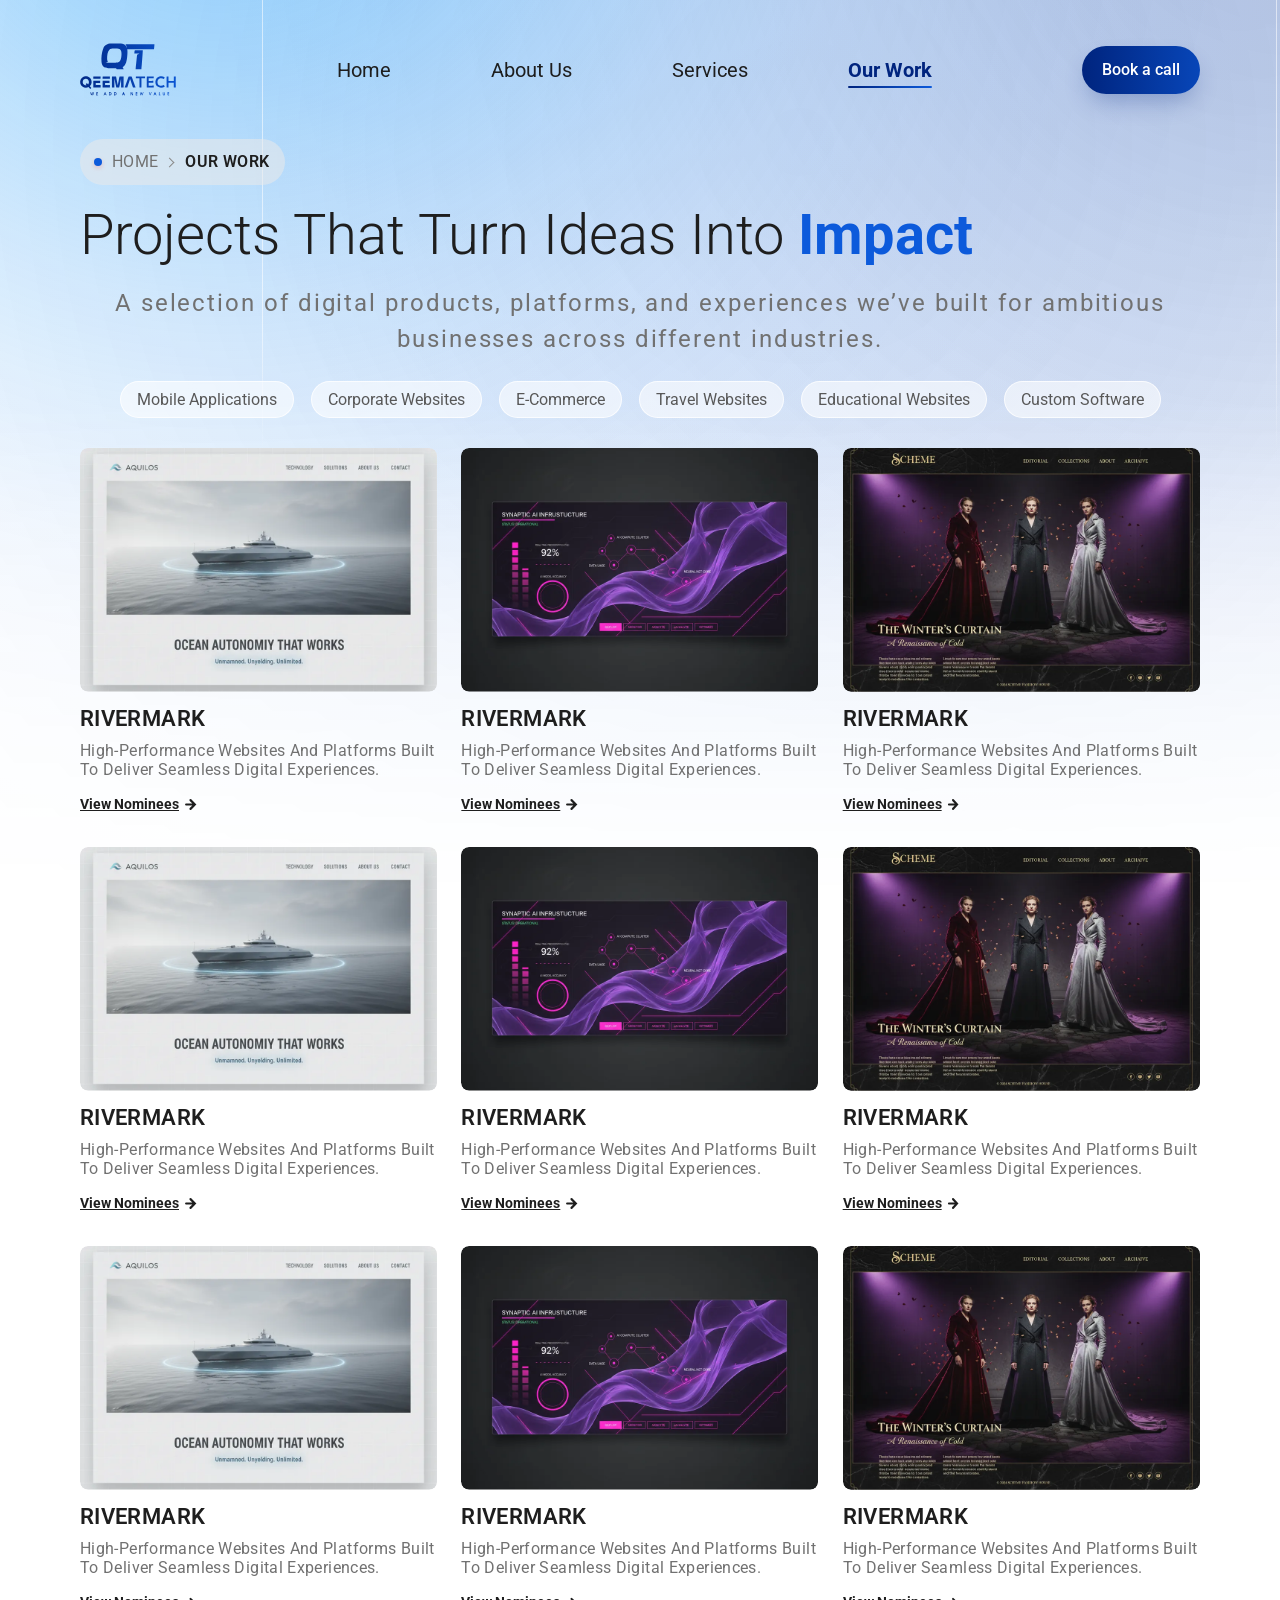
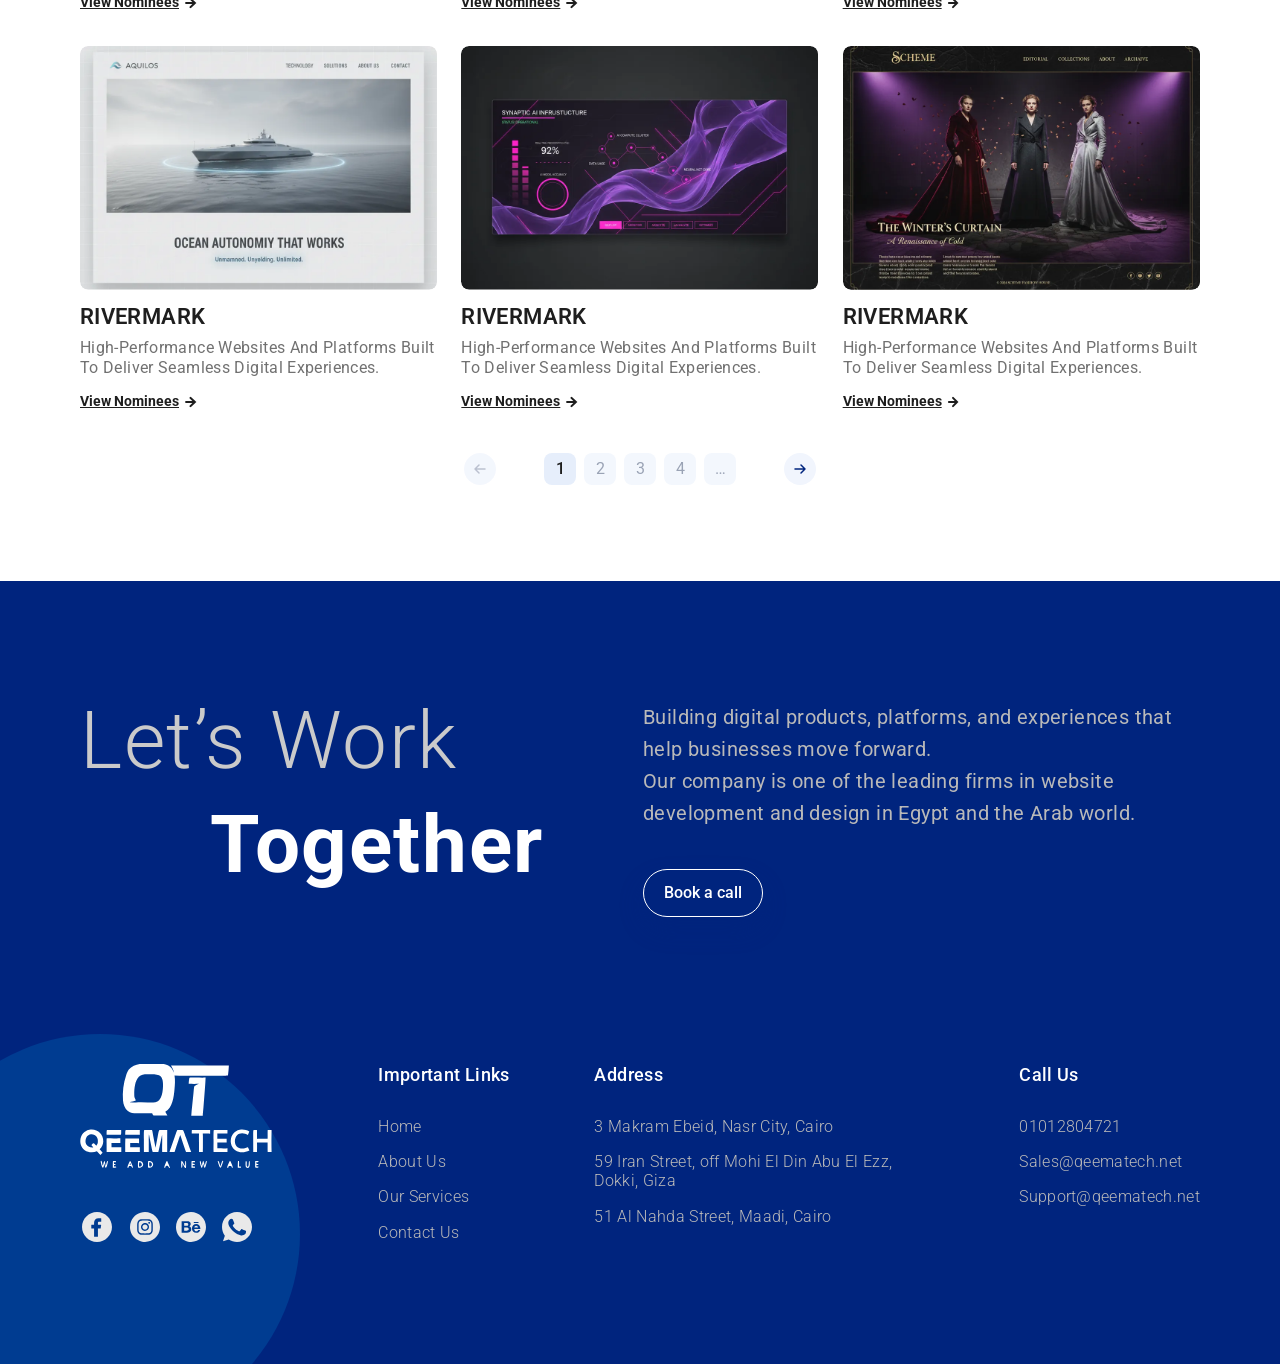
<file: site/our-work.html>
<!doctype html>
<html lang="en">
<head>
  <meta charset="utf-8">
  <meta name="viewport" content="width=device-width, initial-scale=1">
  <title>Our Work | Qeematech</title>
  <meta name="description" content="A selection of digital products, platforms and experiences Qeematech has built for ambitious businesses.">
  <script>document.documentElement.classList.add('js');</script>
  <link rel="preconnect" href="https://fonts.googleapis.com">
  <link rel="preconnect" href="https://fonts.gstatic.com" crossorigin>
  <link rel="stylesheet" href="https://fonts.googleapis.com/css2?family=Fraunces:opsz,wght,SOFT,WONK@9..144,300,0,1&family=Inter:wght@400;500&family=Roboto:wght@300;400;500;600;700;800&display=swap">
  <link rel="stylesheet" href="css/tokens.css">
  <link rel="stylesheet" href="css/base.css">
  <link rel="stylesheet" href="css/components.css">
  <link rel="stylesheet" href="css/glow.css">
  <link rel="stylesheet" href="css/inner.css">
</head>
<body class="page-work" data-page="work">

  <div data-include="header"></div>

  <main class="inner">
    <!-- ambient glow behind the page head (same look as the Home hero) -->
    <div class="inner-glow" aria-hidden="true">
      <div class="inner-glow__stage">
        <div class="glow-field glow-field--top"></div>
        <div class="glow-drift" style="top:-1058px"></div>
        <span class="inner-glow__vline inner-glow__vline--l"></span>
        <span class="inner-glow__vline inner-glow__vline--r"></span>
      </div>
    </div>

    <section class="page-head" aria-labelledby="workTitle">
      <nav class="crumb rise-in" aria-label="Breadcrumb" style="--d:.05s">
        <ol>
          <li><a href="index.html">Home</a></li>
          <li aria-current="page">Our Work</li>
        </ol>
      </nav>
      <h1 class="title rise-in" id="workTitle" style="--d:.15s">Projects That Turn Ideas Into <strong>Impact</strong></h1>
      <p class="lead rise-in" style="--d:.25s">A selection of digital products, platforms, and experiences we’ve built for ambitious businesses across different industries.</p>
      <div class="work__tags rise-in" id="workTags" role="group" aria-label="Filter projects" style="--d:.35s">
        <button type="button" class="tag" data-filter="mobile">Mobile Applications</button>
        <button type="button" class="tag" data-filter="corporate">Corporate Websites</button>
        <button type="button" class="tag" data-filter="ecommerce">E-Commerce</button>
        <button type="button" class="tag" data-filter="travel">Travel Websites</button>
        <button type="button" class="tag" data-filter="education">Educational Websites</button>
        <button type="button" class="tag" data-filter="custom">Custom Software</button>
      </div>
    </section>

    <section class="archive" aria-label="Projects">
      <!-- cards are rendered by js/our-work.js (12 per page) -->
      <div class="work__grid archive__grid" id="workGrid" aria-live="polite"></div>
      <p class="archive__empty" id="workEmpty" hidden>No projects match this filter yet.</p>

      <nav class="pager" id="pager" aria-label="Pagination">
        <button type="button" class="pager__arrow" id="pgPrev" aria-label="Previous page">
          <svg width="16" height="16" viewBox="0 0 16 16" fill="none" aria-hidden="true"><path d="M13 8H3m0 0 4-4M3 8l4 4" stroke="currentColor" stroke-width="1.5" stroke-linecap="round" stroke-linejoin="round"/></svg>
        </button>
        <ol class="pager__list" id="pgList"></ol>
        <button type="button" class="pager__arrow" id="pgNext" aria-label="Next page">
          <svg width="16" height="16" viewBox="0 0 16 16" fill="none" aria-hidden="true"><path d="M3 8h10m0 0-4-4m4 4-4 4" stroke="currentColor" stroke-width="1.5" stroke-linecap="round" stroke-linejoin="round"/></svg>
        </button>
      </nav>
    </section>
  </main>

  <div data-include="footer"></div>

  <script src="js/components.js"></script>
  <script src="js/main.js"></script>
  <script src="js/our-work.js"></script>
</body>
</html>
</file>
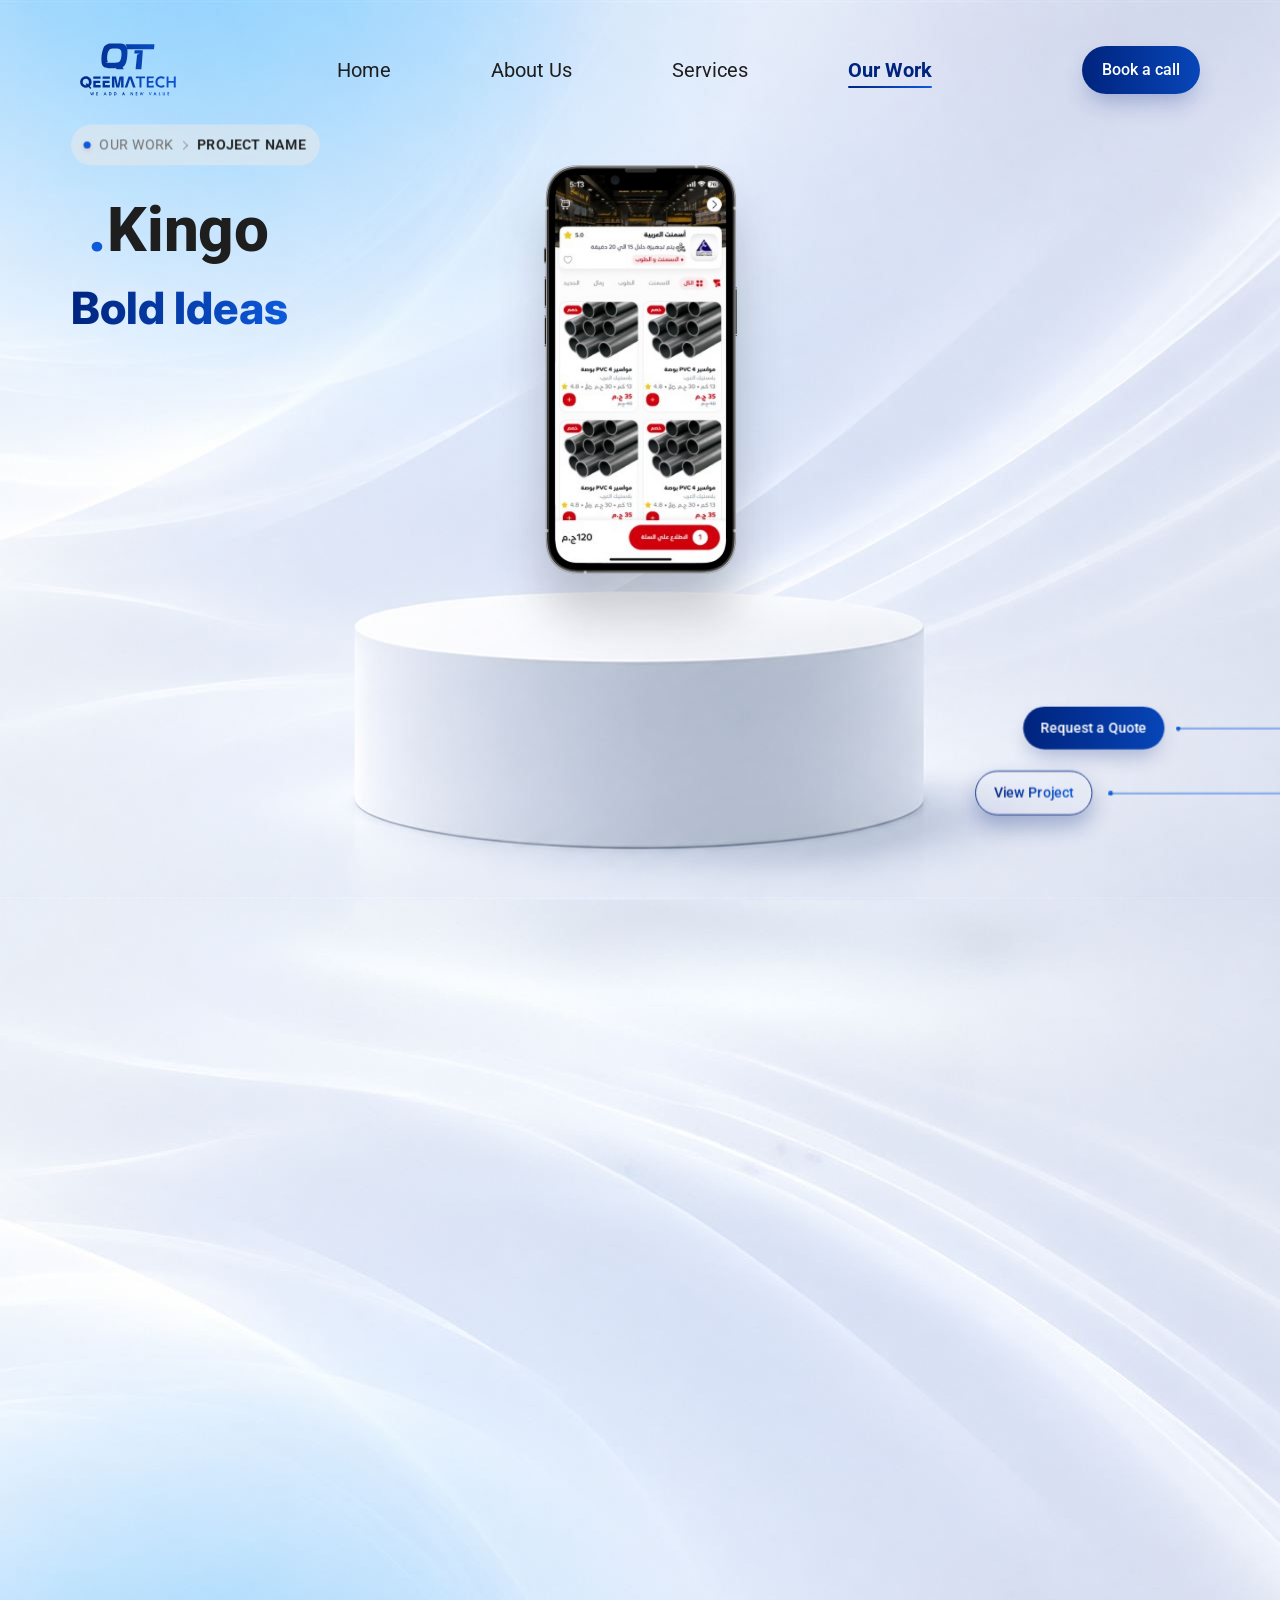
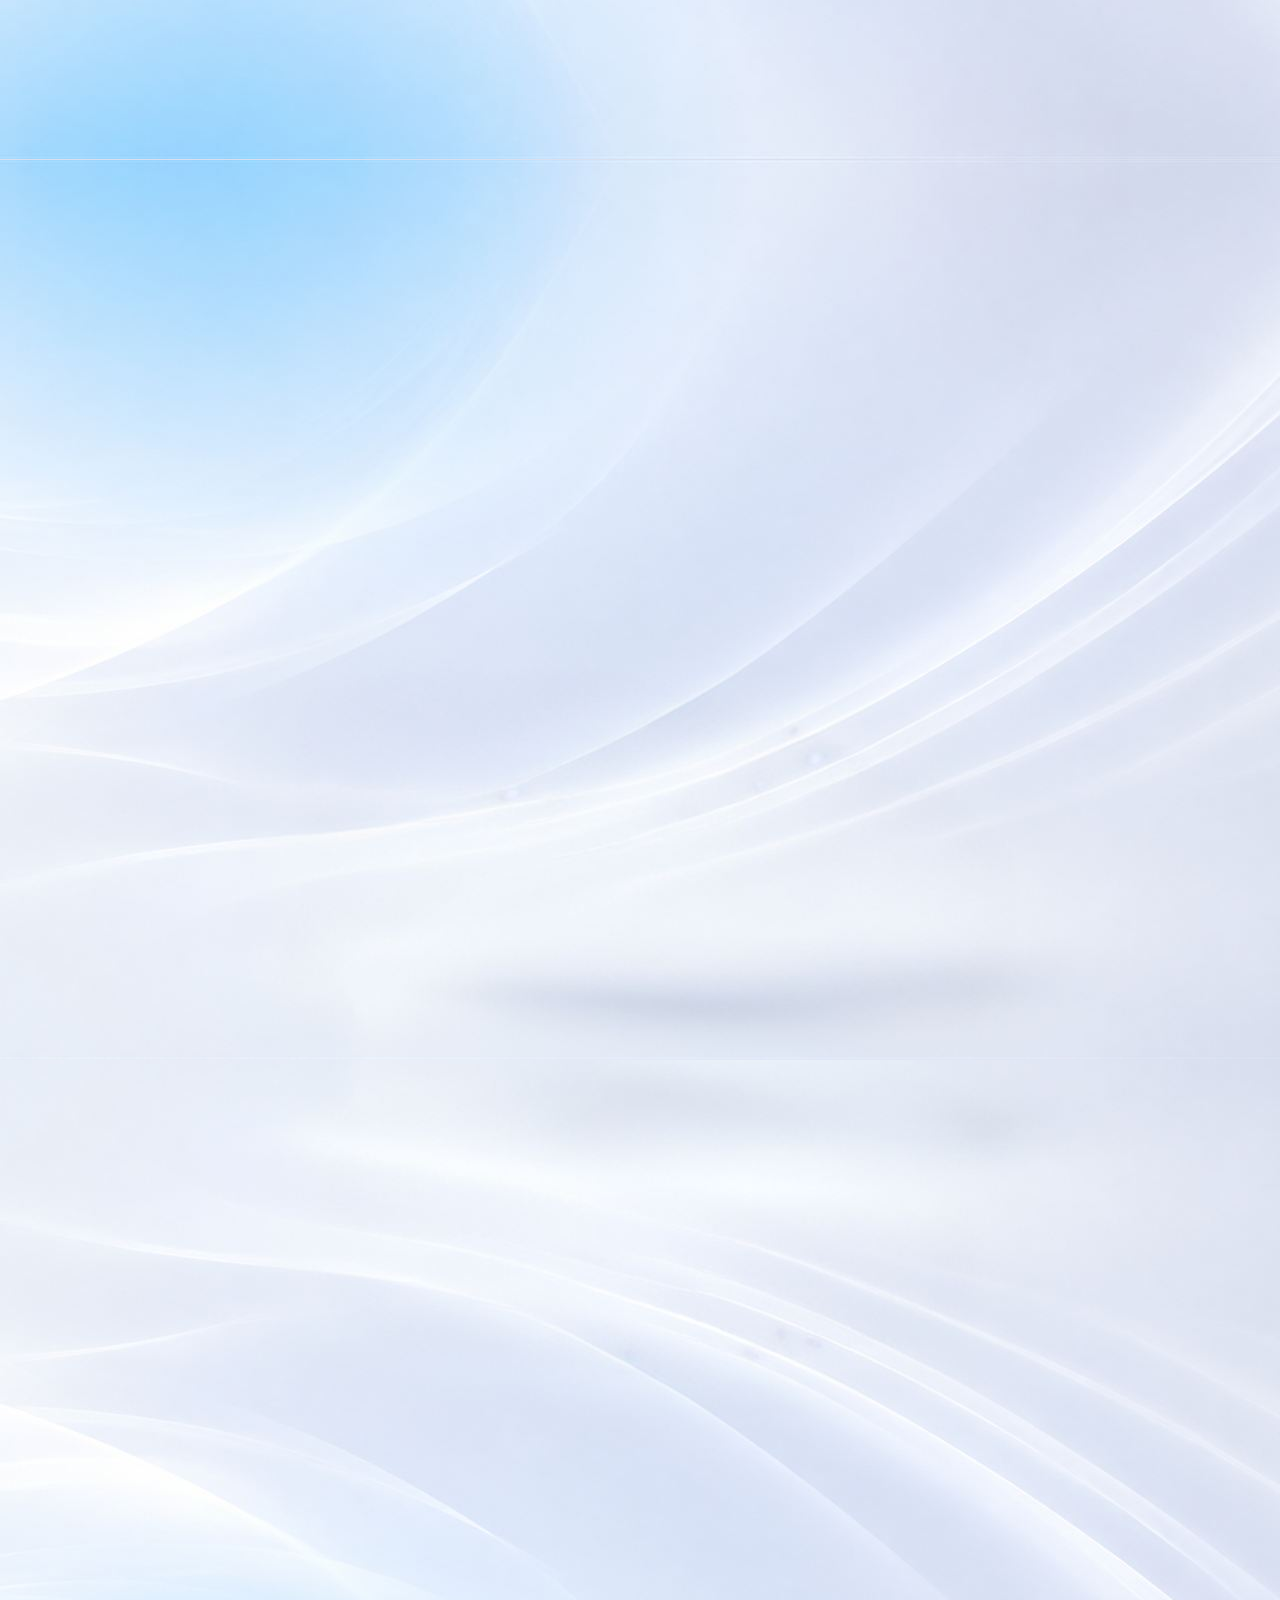
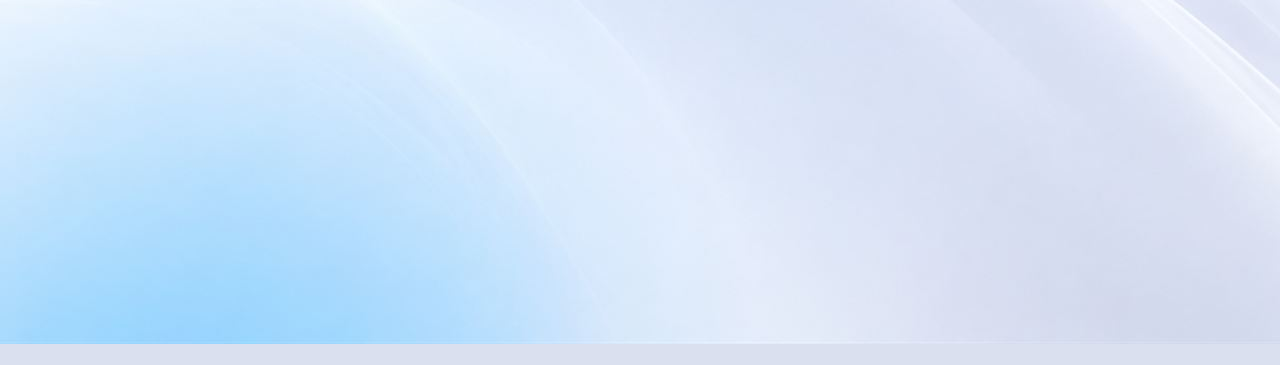
<file: site/project.html>
<!doctype html>
<html lang="en">
<head>
  <meta charset="utf-8">
  <meta name="viewport" content="width=device-width, initial-scale=1">
  <title>Kingo | Our Work | Qeematech</title>
  <meta name="description" content="Kingo: a fresh-meat shopping app designed and built by Qeematech.">
  <script>document.documentElement.classList.add('js');</script>
  <link rel="preconnect" href="https://fonts.googleapis.com">
  <link rel="preconnect" href="https://fonts.gstatic.com" crossorigin>
  <link rel="stylesheet" href="https://fonts.googleapis.com/css2?family=Fraunces:opsz,wght,SOFT,WONK@9..144,300,0,1&family=Inter:wght@400;500;800&family=Roboto:wght@300;400;500;600;700;800;900&display=swap">
  <link rel="stylesheet" href="css/tokens.css">
  <link rel="stylesheet" href="css/base.css">
  <link rel="stylesheet" href="css/components.css">
  <link rel="stylesheet" href="css/inner.css">
  <link rel="stylesheet" href="css/project.css">
</head>
<!-- Two hero variants exist in the design: phone (default) and laptop. Use project.html?device=laptop for the laptop one. -->
<body class="page-project" data-page="work">

  <div data-include="header"></div>

  <main class="proj">
    <svg width="0" height="0" style="position:absolute" aria-hidden="true"><defs><clipPath id="phoneScreenClip" clipPathUnits="objectBoundingBox"><path transform="scale(0.002748 0.001212)" d="M51.1435 0.135038C44.7229 0.340039 38.6769 0.994539 34.1464 1.97454C20.8828 4.84405 10.5929 13.0498 5.22158 25.0408C2.749 30.5606 1.45032 35.927 0.499991 44.552C0.140664 47.8123 0.102728 76.8086 0.0244679 408.719C-0.0361356 665.452 0.0137311 770.852 0.197689 774.582C0.779149 786.357 2.53188 794.617 5.84933 801.217C12.4508 814.349 23.7868 821.859 40.1681 823.952C46.8397 824.804 47.0903 824.807 175.81 824.902C305.091 824.999 314.988 824.937 322.308 824.094C335.135 822.599 343.429 818.844 350.721 811.229C357.895 803.734 361.512 795.019 362.975 781.699C363.18 779.832 363.454 775.387 363.581 771.824C363.898 763.004 363.901 61.9828 363.583 53.166C363.335 46.2853 362.93 41.7535 362.166 37.3383C358.895 18.4113 346.934 5.62605 328.989 1.86829C321.104 0.217038 313.817 -0.0829617 284.014 0.0172883L261.108 0.0942883L260.113 0.651039C259.567 0.957289 258.894 1.54154 258.618 1.94904C257.582 3.4718 257.389 4.41255 257.148 9.0563C256.895 13.9498 256.513 16.3838 255.592 18.9538C253.402 25.0651 247.943 30.2315 241.854 31.9578C240.895 32.229 239 32.5678 237.641 32.7103C234.073 33.0843 129.205 33.0663 125.893 32.6913C118.566 31.861 113.031 28.2613 109.495 22.025C107.57 18.629 106.761 15.0305 106.505 8.7193C106.291 3.46305 105.705 1.93929 103.396 0.633789L102.442 0.0942883L77.8663 0.0802883C64.3498 0.0727883 52.3246 0.0972883 51.1435 0.135038Z"/></clipPath></defs></svg>
    <!-- silky background: base colour + four stacked images, as in the design -->
    <div class="proj-bg" aria-hidden="true">
      <img decoding="async" src="assets/img/proj-bg-b.jpg" alt="" class="flip" style="top:2644px">
      <img decoding="async" src="assets/img/proj-bg-b.jpg" alt="" class="flip" style="top:859px">
      <img decoding="async" src="assets/img/proj-bg-a.jpg" alt="" style="top:1760px">
      <img decoding="async" src="assets/img/proj-bg-c.jpg" alt="" style="top:0">
    </div>

    <!-- =============== Hero =============== -->
    <section class="proj-hero" aria-labelledby="projTitle">
      <div class="proj-hero__stage">
        <nav class="crumb rise-in" aria-label="Breadcrumb" style="--d:.05s">
          <ol>
            <li><a href="our-work.html">Our Work</a></li>
            <li aria-current="page">Project name</li>
          </ol>
        </nav>

        <h1 class="proj-hero__brand" id="projTitle">
          <span class="proj-hero__name rise-in" style="--d:.15s"><b>.</b>Kingo</span>
          <span class="proj-hero__tag rise-in" style="--d:.3s">Bold Ideas</span>
        </h1>

        <!-- phone mockup (default) -->
        <div class="device device--phone rise-in" id="devicePhone" style="--d:.2s">
          <div class="device__float">
            <img decoding="async" class="device__frame" src="assets/img/phone-mockup.png" alt="" width="216" height="459">
            <img decoding="async" class="device__screen" src="assets/img/phone-screen.jpg" alt="Kingo app screen showing a list of PVC pipes" width="194" height="438">
          </div>
        </div>

        <!-- laptop mockup (variant) -->
        <div class="device device--laptop rise-in" id="deviceLaptop" style="--d:.2s" hidden>
          <div class="device__float">
            <img decoding="async" class="device__screen" src="assets/img/laptop-screen.jpg" alt="Kingo website on a laptop screen" width="436" height="271">
            <img decoding="async" class="device__frame" src="assets/img/laptop-mockup.webp" alt="" width="612" height="612">
          </div>
        </div>

        <div class="proj-cta proj-cta--quote rise-in" style="--d:.5s"><a class="btn" href="book-a-call.html">Request a Quote</a><span class="proj-cta__line"></span></div>
        <div class="proj-cta proj-cta--view rise-in" style="--d:.65s"><a class="btn btn--outline" href="#"><span>View Project</span></a><span class="proj-cta__line"></span></div>
      </div>
    </section>

    <!-- =============== Overview =============== -->
    <!-- Project copy is placeholder text from the design ("Jazarti" / "Qima Tech" names are as written in Figma, confirm before launch). -->
    <section class="proj-overview" aria-label="Project overview">
      <div class="lead-row proj-overview__lead" data-reveal>
        <div class="proj-overview__copy">
          <p>The Jazarti app is designed to transform the fresh meat shopping experience, making it easier and more convenient than ever before. The project idea was to provide a digital platform that enables customers to browse different types of meat and select the cuts that precisely meet their needs, with the option to place orders and receive them on the same day.</p>
          <p>The goal was not just to sell products online but to offer a comprehensive experience that gives customers confidence in product quality, ease of ordering, and fast delivery, along with secure payment methods and real-time order tracking services.</p>
        </div>
      </div>

      <h2 class="proj-overview__title" data-reveal>Main Focus / Mission Statement</h2>
      <ol class="proj-steps">
        <li class="proj-step" data-reveal>
          <span class="proj-step__num" aria-hidden="true">1</span>
          <div><h3>The Challenge</h3><p>The biggest challenge we faced was developing an app that clearly displays meat products to help customers choose the right cuts, while providing a fast ordering experience that includes secure payment, quick delivery, and continuous order tracking.</p></div>
        </li>
        <li class="proj-step" data-reveal style="--d:.12s">
          <span class="proj-step__num" aria-hidden="true">2</span>
          <div><h3>Implementation Mechanism</h3><p>The Qima Tech team is developing a specialised e-commerce application for selling meat, with products organised into clear categories, providing secure electronic ordering and payment methods, in addition to a comprehensive system for managing orders and tracking delivery operations.</p></div>
        </li>
        <li class="proj-step" data-reveal style="--d:.24s">
          <span class="proj-step__num" aria-hidden="true">3</span>
          <div><h3>Customer journey with us</h3><p>The project management collaborated with the Qima Tech team to transition the traditional meat purchasing experience to a modern digital platform. By studying market needs and customer requirements, an application was developed that facilitates easy ordering and enhances the efficiency of sales and delivery operations.</p></div>
        </li>
      </ol>
    </section>

    <!-- =============== More work =============== -->
    <section class="proj-more" aria-labelledby="moreTitle">
      <div class="work__head">
        <span class="pill pill--soft" data-reveal>Our Work</span>
        <h2 class="title" id="moreTitle" data-reveal style="--d:.08s">Projects That Turn Ideas Into <strong>Impact</strong></h2>
        <p class="lead work__lead" data-reveal style="--d:.16s">A selection of digital products, platforms, and experiences we’ve built for ambitious businesses across different industries.</p>
        <div class="work__tags" id="workTags" role="group" aria-label="Filter projects" data-reveal style="--d:.24s">
          <button type="button" class="tag" data-filter="mobile">Mobile Applications</button>
          <button type="button" class="tag" data-filter="corporate">Corporate Websites</button>
          <button type="button" class="tag" data-filter="ecommerce">E-Commerce</button>
          <button type="button" class="tag" data-filter="travel">Travel Websites</button>
          <button type="button" class="tag" data-filter="education">Educational Websites</button>
          <button type="button" class="tag" data-filter="custom">Custom Software</button>
        </div>
      </div>

      <div class="work__grid" id="workGrid">
        <article class="pcard" data-cat="corporate travel" data-reveal>
          <a class="pcard__shot" href="project.html"><img decoding="async" src="assets/img/project-screenshot.webp" alt="" loading="lazy"></a>
          <h3>Rivermark</h3><p>High-Performance Websites And Platforms Built To Deliver Seamless Digital Experiences.</p>
          <a class="pcard__link" href="project.html"><span>View Nominees</span><img decoding="async" src="assets/svg/arrow-right.svg" alt=""></a>
        </article>
        <article class="pcard" data-cat="mobile custom" data-reveal style="--d:.1s">
          <a class="pcard__shot" href="project.html?device=laptop"><img decoding="async" src="assets/img/project-screenshot1.webp" alt="" loading="lazy"></a>
          <h3>Rivermark</h3><p>High-Performance Websites And Platforms Built To Deliver Seamless Digital Experiences.</p>
          <a class="pcard__link" href="project.html?device=laptop"><span>View Nominees</span><img decoding="async" src="assets/svg/arrow-right.svg" alt=""></a>
        </article>
        <article class="pcard" data-cat="ecommerce corporate" data-reveal style="--d:.2s">
          <a class="pcard__shot" href="project.html"><img decoding="async" src="assets/img/project-screenshot2.webp" alt="" loading="lazy"></a>
          <h3>Rivermark</h3><p>High-Performance Websites And Platforms Built To Deliver Seamless Digital Experiences.</p>
          <a class="pcard__link" href="project.html"><span>View Nominees</span><img decoding="async" src="assets/svg/arrow-right.svg" alt=""></a>
        </article>
        <article class="pcard" data-cat="education travel" data-reveal>
          <a class="pcard__shot" href="project.html?device=laptop"><img decoding="async" src="assets/img/project-screenshot.webp" alt="" loading="lazy"></a>
          <h3>Rivermark</h3><p>High-Performance Websites And Platforms Built To Deliver Seamless Digital Experiences.</p>
          <a class="pcard__link" href="project.html?device=laptop"><span>View Nominees</span><img decoding="async" src="assets/svg/arrow-right.svg" alt=""></a>
        </article>
        <article class="pcard" data-cat="custom education" data-reveal style="--d:.1s">
          <a class="pcard__shot" href="project.html"><img decoding="async" src="assets/img/project-screenshot1.webp" alt="" loading="lazy"></a>
          <h3>Rivermark</h3><p>High-Performance Websites And Platforms Built To Deliver Seamless Digital Experiences.</p>
          <a class="pcard__link" href="project.html"><span>View Nominees</span><img decoding="async" src="assets/svg/arrow-right.svg" alt=""></a>
        </article>
        <article class="pcard" data-cat="mobile ecommerce" data-reveal style="--d:.2s">
          <a class="pcard__shot" href="project.html?device=laptop"><img decoding="async" src="assets/img/project-screenshot2.webp" alt="" loading="lazy"></a>
          <h3>Rivermark</h3><p>High-Performance Websites And Platforms Built To Deliver Seamless Digital Experiences.</p>
          <a class="pcard__link" href="project.html?device=laptop"><span>View Nominees</span><img decoding="async" src="assets/svg/arrow-right.svg" alt=""></a>
        </article>
      </div>
      <a class="btn work__more" href="our-work.html" data-reveal>See More</a>
    </section>
  </main>

  <div data-include="footer"></div>

  <script src="js/components.js"></script>
  <script src="js/main.js"></script>
  <script src="js/project.js"></script>
</body>
</html>
</file>
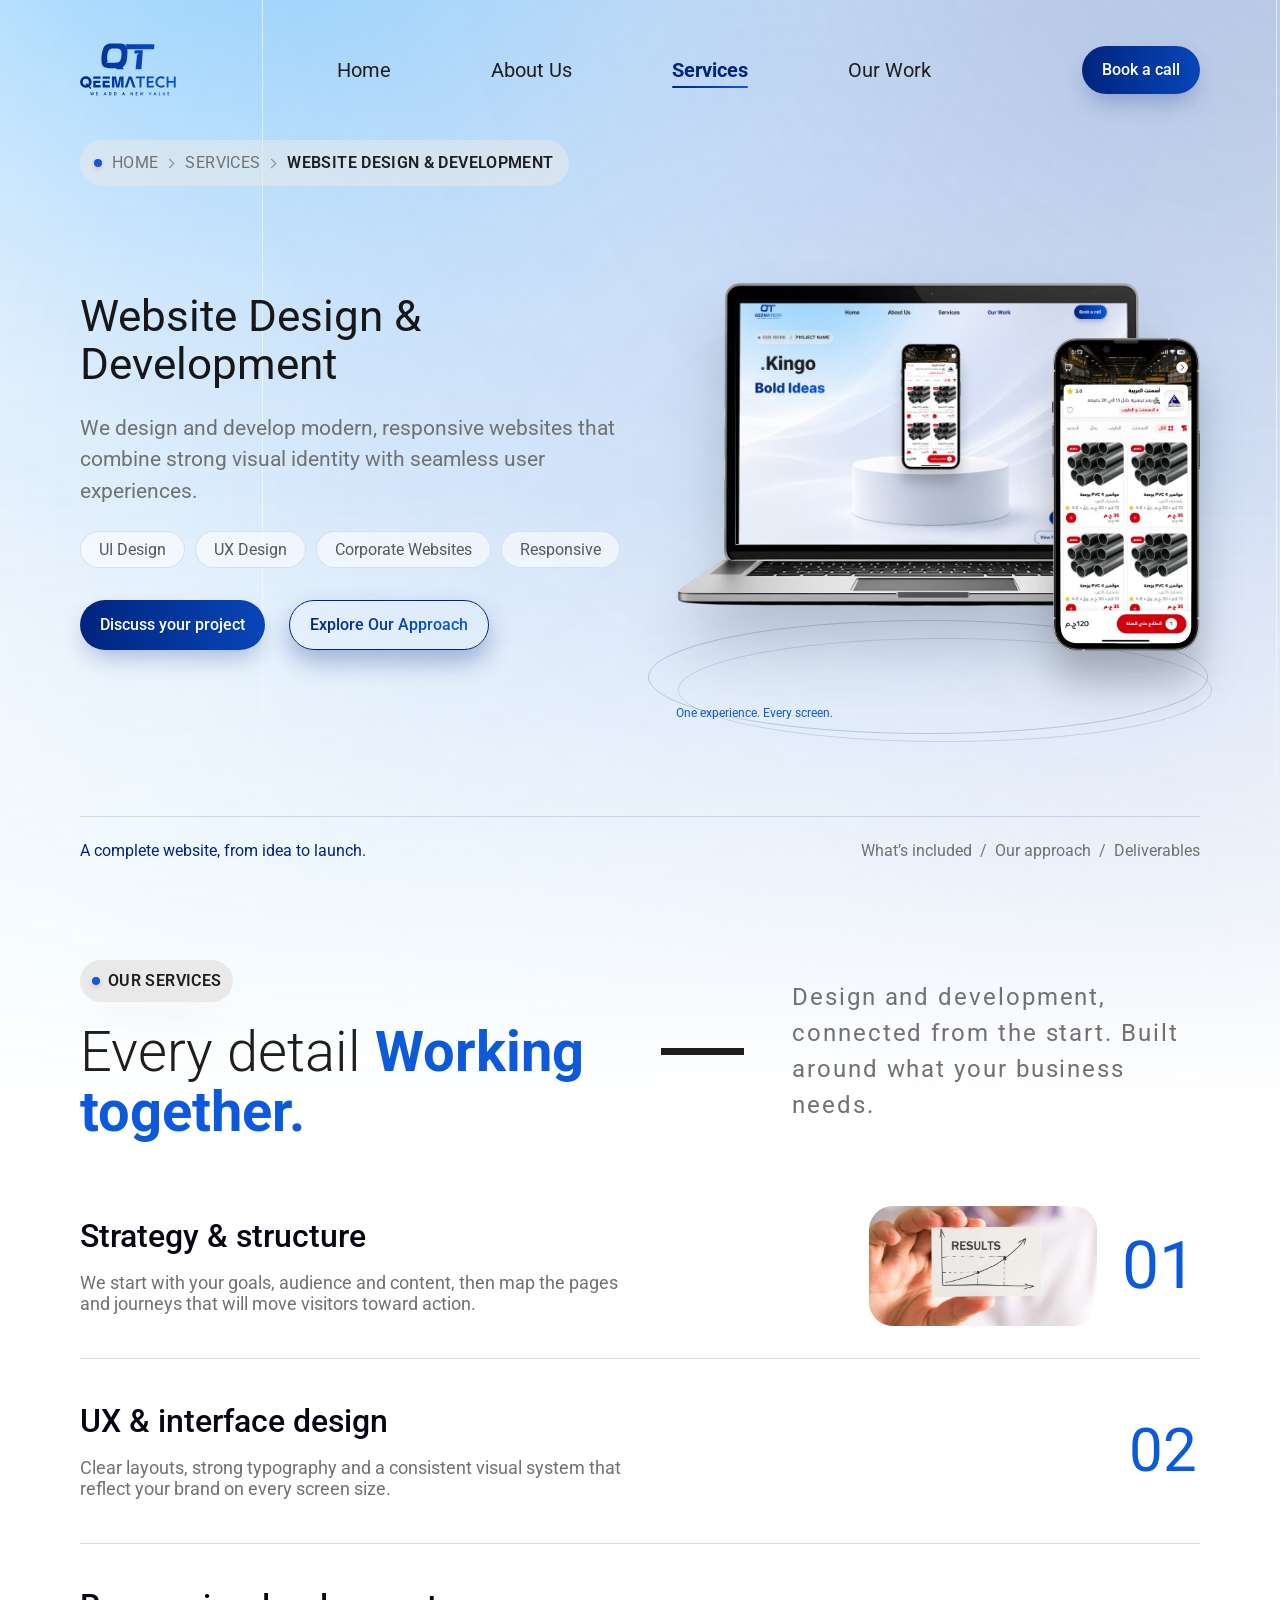
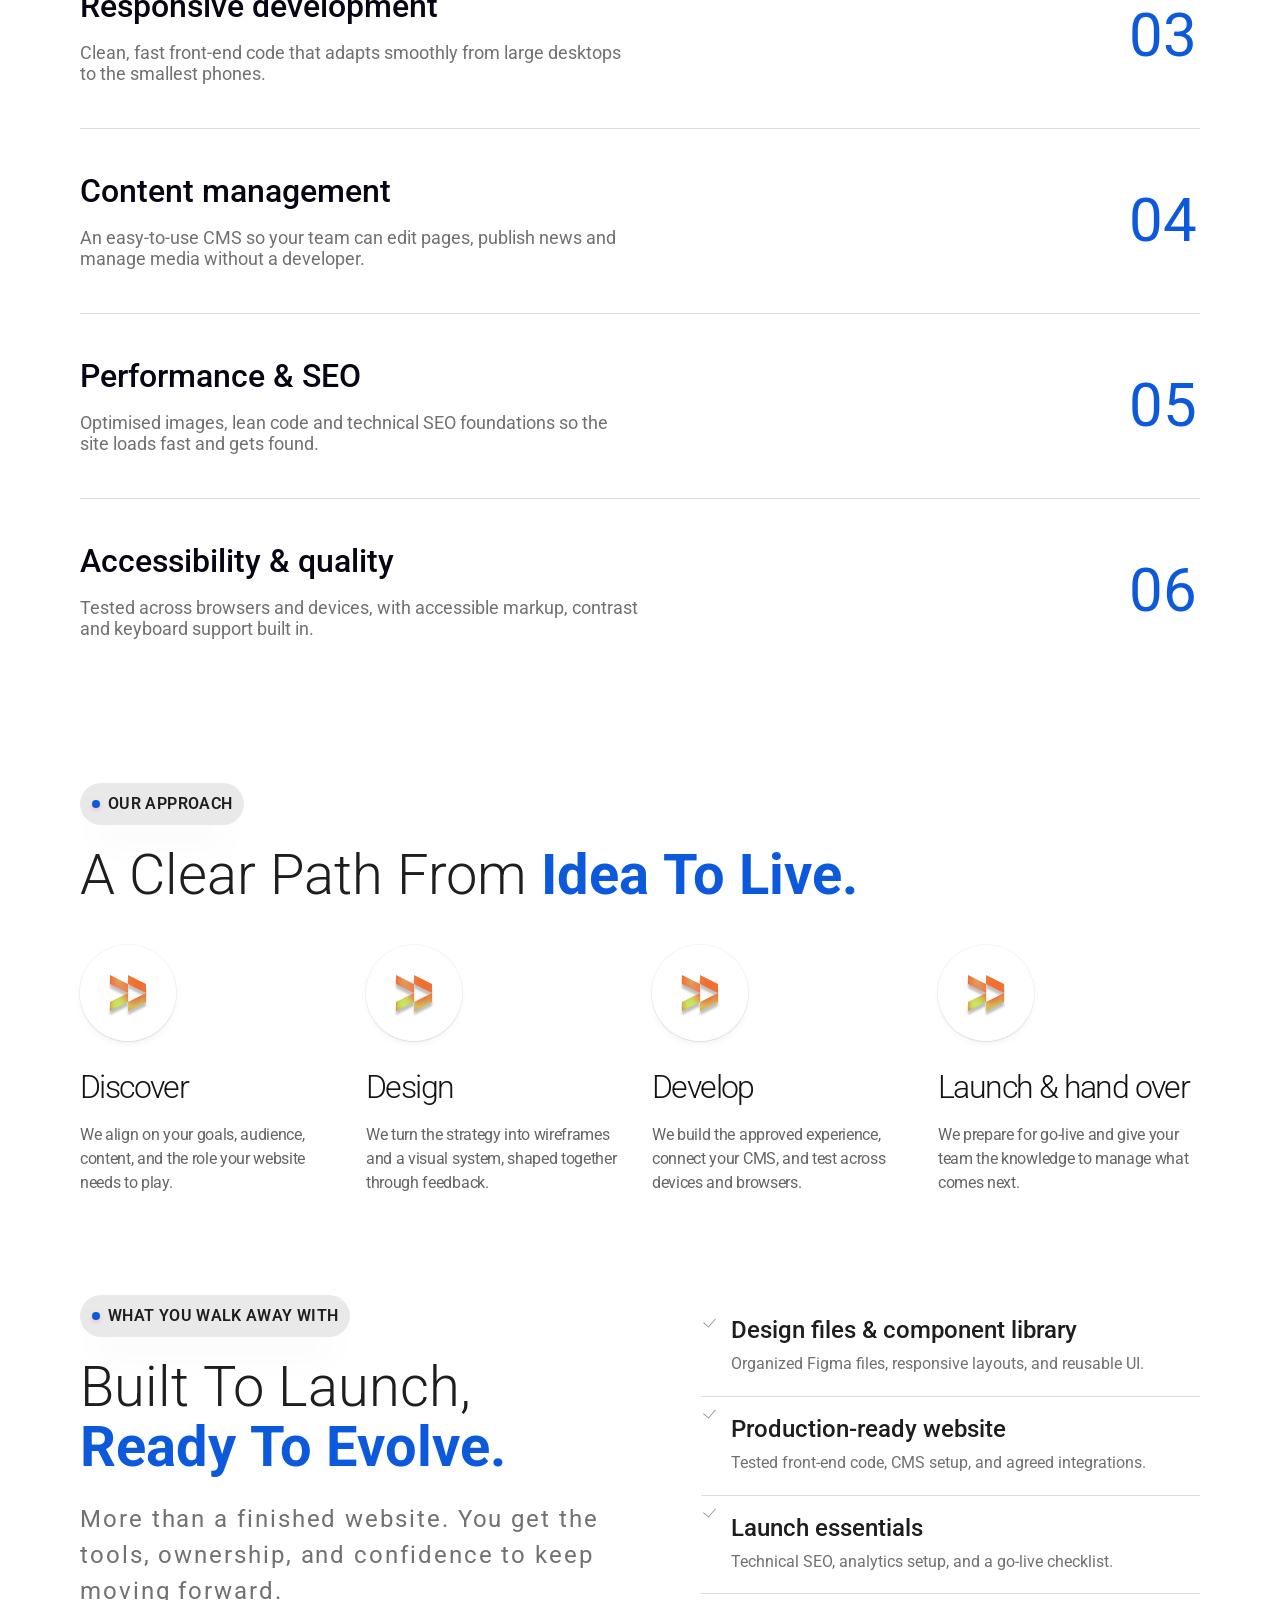
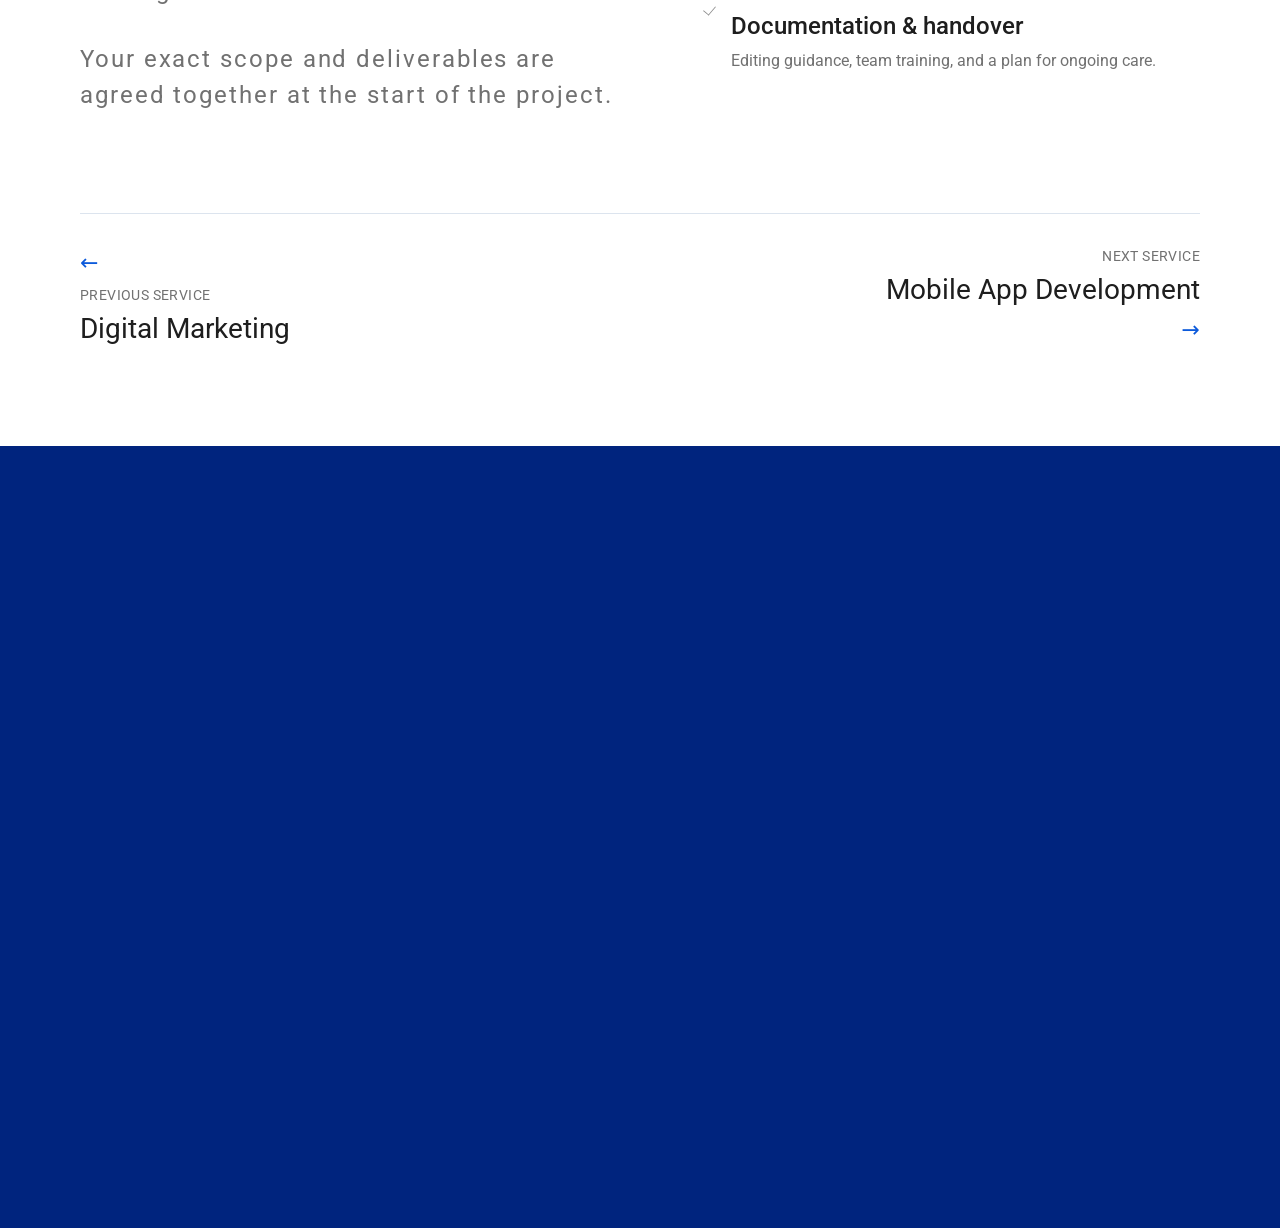
<file: site/website-design-development.html>
<!doctype html>
<html lang="en">
<head>
  <meta charset="utf-8">
  <meta name="viewport" content="width=device-width, initial-scale=1">
  <title>Website Design &amp; Development | Services | Qeematech</title>
  <meta name="description" content="Website design and development by Qeematech: strategy, UX, responsive development, CMS, performance and launch.">
  <script>document.documentElement.classList.add('js');</script>
  <link rel="preconnect" href="https://fonts.googleapis.com">
  <link rel="preconnect" href="https://fonts.gstatic.com" crossorigin>
  <link rel="stylesheet" href="https://fonts.googleapis.com/css2?family=Fraunces:opsz,wght,SOFT,WONK@9..144,300,0,1&family=Inter:wght@400;500&family=Roboto:wght@300;400;500;600;700;800&display=swap">
  <link rel="stylesheet" href="css/tokens.css">
  <link rel="stylesheet" href="css/base.css">
  <link rel="stylesheet" href="css/components.css">
  <link rel="stylesheet" href="css/glow.css">
    <link rel="stylesheet" href="css/inner.css">
  <link rel="stylesheet" href="css/about.css">
  <link rel="stylesheet" href="css/services.css">
  <link rel="stylesheet" href="css/service-art.css">
</head>
<body class="page-service" data-page="services">

  <div data-include="header"></div>

  <main class="inner inner--svc">
    <svg width="0" height="0" style="position:absolute" aria-hidden="true"><defs><clipPath id="phoneScreenClip" clipPathUnits="objectBoundingBox"><path transform="scale(0.002748 0.001212)" d="M51.1435 0.135038C44.7229 0.340039 38.6769 0.994539 34.1464 1.97454C20.8828 4.84405 10.5929 13.0498 5.22158 25.0408C2.749 30.5606 1.45032 35.927 0.499991 44.552C0.140664 47.8123 0.102728 76.8086 0.0244679 408.719C-0.0361356 665.452 0.0137311 770.852 0.197689 774.582C0.779149 786.357 2.53188 794.617 5.84933 801.217C12.4508 814.349 23.7868 821.859 40.1681 823.952C46.8397 824.804 47.0903 824.807 175.81 824.902C305.091 824.999 314.988 824.937 322.308 824.094C335.135 822.599 343.429 818.844 350.721 811.229C357.895 803.734 361.512 795.019 362.975 781.699C363.18 779.832 363.454 775.387 363.581 771.824C363.898 763.004 363.901 61.9828 363.583 53.166C363.335 46.2853 362.93 41.7535 362.166 37.3383C358.895 18.4113 346.934 5.62605 328.989 1.86829C321.104 0.217038 313.817 -0.0829617 284.014 0.0172883L261.108 0.0942883L260.113 0.651039C259.567 0.957289 258.894 1.54154 258.618 1.94904C257.582 3.4718 257.389 4.41255 257.148 9.0563C256.895 13.9498 256.513 16.3838 255.592 18.9538C253.402 25.0651 247.943 30.2315 241.854 31.9578C240.895 32.229 239 32.5678 237.641 32.7103C234.073 33.0843 129.205 33.0663 125.893 32.6913C118.566 31.861 113.031 28.2613 109.495 22.025C107.57 18.629 106.761 15.0305 106.505 8.7193C106.291 3.46305 105.705 1.93929 103.396 0.633789L102.442 0.0942883L77.8663 0.0802883C64.3498 0.0727883 52.3246 0.0972883 51.1435 0.135038Z"/></clipPath></defs></svg>
    <div class="inner-glow" aria-hidden="true">
      <div class="inner-glow__stage">
        <div class="glow-field glow-field--full"></div>
        <div class="glow-drift"></div>
        <span class="inner-glow__vline inner-glow__vline--l"></span>
        <span class="inner-glow__vline inner-glow__vline--r"></span>
      </div>
    </div>

    <!-- =============== Hero =============== -->
    <section class="sd-hero" aria-labelledby="sdTitle">
      <nav class="crumb crumb--3 rise-in" aria-label="Breadcrumb"><ol><li><a href="index.html">Home</a></li><li><a href="services.html">Services</a></li><li aria-current="page">Website Design &amp; Development</li></ol></nav>
      <div class="sd-hero__row">
        <div class="sd-hero__copy">
          <h1 id="sdTitle" class="rise-in" style="--d:.1s">Website Design &amp; Development</h1>
          <p class="rise-in" style="--d:.2s">We design and develop modern, responsive websites that combine strong visual identity with seamless user experiences.</p>
          <div class="svc-card__tags rise-in" style="--d:.3s"><span class="tag">UI Design</span><span class="tag">UX Design</span><span class="tag">Corporate Websites</span><span class="tag">Responsive</span></div>
          <div class="sd-hero__actions rise-in" style="--d:.4s">
            <a class="btn" href="book-a-call.html">Discuss your project</a>
            <a class="btn btn--outline" href="#approach"><span>Explore Our Approach</span></a>
          </div>
        </div>
        <div class="sd-art sd-art--website rise-in" style="--d:.25s" aria-hidden="true">
          <img decoding="async" class="sd-art__rings" src="assets/svg/orbit-a.svg" alt="">
          <img decoding="async" class="sd-art__rings sd-art__rings--b" src="assets/svg/orbit-b.svg" alt="">
          <div class="sd-laptop">
            <img fetchpriority="high" decoding="async" class="sd-laptop__screen" src="assets/img/laptop-screen.jpg" alt="" width="436" height="271">
            <img fetchpriority="high" decoding="async" class="sd-laptop__frame" src="assets/img/laptop-mockup.webp" alt="" width="612" height="612">
          </div>
          <div class="sd-phone ">
            <img decoding="async" class="sd-phone__frame" src="assets/img/phone-mockup.png" alt="" width="216" height="459">
            <img decoding="async" class="sd-phone__screen" src="assets/img/phone-screen.jpg" alt="" width="194" height="438">
          </div>
          <span class="sd-art__cap">One experience. Every screen.</span>
        </div>
      </div>
      <div class="svc-strip rise-in" style="--d:.5s">
        <p>A complete website, from idea to launch.</p>
        <p><a href="#included">What’s included</a> &nbsp;/&nbsp; <a href="#approach">Our approach</a> &nbsp;/&nbsp; <a href="#deliverables">Deliverables</a></p>
      </div>
    </section>

    <!-- =============== What is included =============== -->
    <section class="sd-list" id="included" aria-labelledby="sdListTitle">
      <div class="sd-list__head">
        <div>
          <span class="pill pill--grey" data-reveal>Our services</span>
          <h2 class="title" id="sdListTitle" data-reveal style="--d:.08s">Every detail <strong>Working together.</strong></h2>
        </div>
        <div class="lead-row" data-reveal="right"><p class="lead">Design and development, connected from the start. Built around what your business needs.</p></div>
      </div>
      <ol class="sd-rows" id="sdRows">
        <li class="sd-row is-active" data-reveal>
          <div class="sd-row__text"><h3>Strategy &amp; structure</h3><p>We start with your goals, audience and content, then map the pages and journeys that will move visitors toward action.</p></div>
          <span class="sd-row__img" aria-hidden="true"><img decoding="async" src="assets/img/results-hand.webp" alt="" loading="lazy" width="228" height="120"></span>
          <span class="sd-row__num" aria-hidden="true">01</span>
        </li>
        <li class="sd-row" data-reveal style="--d:.05s">
          <div class="sd-row__text"><h3>UX &amp; interface design</h3><p>Clear layouts, strong typography and a consistent visual system that reflect your brand on every screen size.</p></div>
          <span class="sd-row__img" aria-hidden="true"><img decoding="async" src="assets/img/project-screenshot.webp" alt="" loading="lazy" width="228" height="120"></span>
          <span class="sd-row__num" aria-hidden="true">02</span>
        </li>
        <li class="sd-row" data-reveal style="--d:.05s">
          <div class="sd-row__text"><h3>Responsive development</h3><p>Clean, fast front-end code that adapts smoothly from large desktops to the smallest phones.</p></div>
          <span class="sd-row__img" aria-hidden="true"><img decoding="async" src="assets/img/project-screenshot1.webp" alt="" loading="lazy" width="228" height="120"></span>
          <span class="sd-row__num" aria-hidden="true">03</span>
        </li>
        <li class="sd-row" data-reveal style="--d:.05s">
          <div class="sd-row__text"><h3>Content management</h3><p>An easy-to-use CMS so your team can edit pages, publish news and manage media without a developer.</p></div>
          <span class="sd-row__img" aria-hidden="true"><img decoding="async" src="assets/img/project-screenshot2.webp" alt="" loading="lazy" width="228" height="120"></span>
          <span class="sd-row__num" aria-hidden="true">04</span>
        </li>
        <li class="sd-row" data-reveal style="--d:.05s">
          <div class="sd-row__text"><h3>Performance &amp; SEO</h3><p>Optimised images, lean code and technical SEO foundations so the site loads fast and gets found.</p></div>
          <span class="sd-row__img" aria-hidden="true"><img decoding="async" src="assets/img/results-hand.webp" alt="" loading="lazy" width="228" height="120"></span>
          <span class="sd-row__num" aria-hidden="true">05</span>
        </li>
        <li class="sd-row" data-reveal style="--d:.05s">
          <div class="sd-row__text"><h3>Accessibility &amp; quality</h3><p>Tested across browsers and devices, with accessible markup, contrast and keyboard support built in.</p></div>
          <span class="sd-row__img" aria-hidden="true"><img decoding="async" src="assets/img/project-screenshot1.webp" alt="" loading="lazy" width="228" height="120"></span>
          <span class="sd-row__num" aria-hidden="true">06</span>
        </li>
      </ol>
    </section>

    <!-- =============== Approach =============== -->
    <section class="sd-approach" id="approach" aria-labelledby="sdApproachTitle">
      <div class="sd-approach__head">
        <span class="pill pill--grey" data-reveal>Our approach</span>
        <h2 class="title" id="sdApproachTitle" data-reveal style="--d:.08s">A Clear Path From <strong>Idea To Live.</strong></h2>
      </div>
      <ul class="why__grid">
        <li class="why__card" data-reveal>
          <span class="why__icon"><img decoding="async" src="assets/img/why-icon.png" alt="" width="36" height="36"></span>
          <h3>Discover</h3>
          <p>We align on your goals, audience, content, and the role your website needs to play.</p>
        </li>
        <li class="why__card" data-reveal style="--d:.1s">
          <span class="why__icon"><img decoding="async" src="assets/img/why-icon.png" alt="" width="36" height="36"></span>
          <h3>Design</h3>
          <p>We turn the strategy into wireframes and a visual system, shaped together through feedback.</p>
        </li>
        <li class="why__card" data-reveal style="--d:.2s">
          <span class="why__icon"><img decoding="async" src="assets/img/why-icon.png" alt="" width="36" height="36"></span>
          <h3>Develop</h3>
          <p>We build the approved experience, connect your CMS, and test across devices and browsers.</p>
        </li>
        <li class="why__card" data-reveal style="--d:.3s">
          <span class="why__icon"><img decoding="async" src="assets/img/why-icon.png" alt="" width="36" height="36"></span>
          <h3>Launch &amp; hand over</h3>
          <p>We prepare for go-live and give your team the knowledge to manage what comes next.</p>
        </li>
      </ul>
    </section>

    <!-- =============== Deliverables =============== -->
    <section class="sd-deliver" id="deliverables" aria-labelledby="sdDeliverTitle">
      <div class="sd-deliver__copy">
        <span class="pill pill--grey" data-reveal>What you walk away with</span>
        <h2 class="title" id="sdDeliverTitle" data-reveal style="--d:.08s">Built To Launch, <strong>Ready To Evolve.</strong></h2>
        <p class="lead" data-reveal style="--d:.14s">More than a finished website. You get the tools, ownership, and confidence to keep moving forward.</p>
        <p class="lead" data-reveal style="--d:.2s">Your exact scope and deliverables are agreed together at the start of the project.</p>
      </div>
      <ul class="sd-checks">
        <li data-reveal><h3>Design files &amp; component library</h3><p>Organized Figma files, responsive layouts, and reusable UI.</p></li>
        <li data-reveal style="--d:.1s"><h3>Production-ready website</h3><p>Tested front-end code, CMS setup, and agreed integrations.</p></li>
        <li data-reveal style="--d:.2s"><h3>Launch essentials</h3><p>Technical SEO, analytics setup, and a go-live checklist.</p></li>
        <li data-reveal style="--d:.3s"><h3>Documentation &amp; handover</h3><p>Editing guidance, team training, and a plan for ongoing care.</p></li>
      </ul>
    </section>

    <!-- =============== Previous / next service =============== -->
    <nav class="sd-next" aria-label="More services">
      <a class="sd-next__link sd-next__link--prev" href="digital-marketing.html"><span>Previous service</span><b>Digital Marketing</b></a>
      <a class="sd-next__link sd-next__link--next" href="mobile-app-development.html"><span>Next service</span><b>Mobile App Development</b></a>
    </nav>
  </main>

  <div data-include="footer"></div>

  <script src="js/components.js"></script>
  <script src="js/main.js"></script>
  <script src="js/service-detail.js"></script>
</body>
</html>
</file>
<file: site/css/tokens.css>
/* ==========================================================================
   Qeematech B2B — design tokens (from Figma file sRHXgiKChvkcDweVClfAD2)
   Change values here and every page follows.
   ========================================================================== */
:root {
  /* Color */
  --c-ink: #1e1e1e;
  --c-ink-strong: #171717;
  --c-muted: #717171;
  --c-muted-2: #585858;
  --c-soft: #a4a4a4;
  --c-border: #dddddd;
  --c-surface: #ffffff;
  --c-surface-2: #e9e9e9;
  --c-navy: #00247e;
  --c-blue: #0c5adb;
  --c-cyan: #00cedc;
  --c-sky: #00c2ff;
  --c-star: #ff9a2e;
  --grad-brand: linear-gradient(90deg, var(--c-navy), var(--c-blue));

  /* Typography */
  --f-sans: "Roboto", system-ui, -apple-system, "Segoe UI", sans-serif;
  --f-serif: "Fraunces", Georgia, serif;
  --f-ui: "Inter", var(--f-sans);

  /* Radius & shadow */
  --r-pill: 100px;
  --r-card: 8px;
  --sh-btn: 0 12px 24px -6px rgba(0, 36, 126, 0.3);
  --sh-pill: 0 24px 40px -16px rgba(0, 0, 0, 0.08);
  --sh-card: 0 0 0 1px rgba(0, 0, 0, 0.04), 0 1px 2px rgba(0, 0, 0, 0.06),
    0 4px 6px rgba(0, 0, 0, 0.04), 0 40px 40px -24px rgba(0, 0, 0, 0.06);

  /* Layout */
  --w-container: 1280px;
  --gutter: 80px;

  /* Motion */
  --ease-out: cubic-bezier(0.22, 1, 0.36, 1);
  --ease-in-out: cubic-bezier(0.65, 0, 0.35, 1);
  --t-fast: 0.2s;
  --t-base: 0.5s;
  --t-slow: 0.9s;
}

@media (max-width: 1100px) {
  :root { --gutter: 40px; }
}
@media (max-width: 640px) {
  :root { --gutter: 20px; }
}
</file>
<file: site/css/base.css>
/* ==========================================================================
   Base: reset, typography, shared components (button, pill, tag, header,
   footer, scroll-reveal). Reused by every page.
   ========================================================================== */
*, *::before, *::after { box-sizing: border-box; }
html { -webkit-text-size-adjust: 100%; scroll-behavior: smooth; }
body {
  margin: 0;
  font-family: var(--f-sans);
  font-size: 16px;
  line-height: 1.5;
  color: var(--c-ink);
  background: var(--c-surface);
  -webkit-font-smoothing: antialiased;
  overflow-x: hidden;
}
img, svg { display: block; max-width: 100%; }
a { color: inherit; text-decoration: none; }
h1, h2, h3, h4, p, ul, ol, figure, blockquote { margin: 0; padding: 0; }
ul, ol { list-style: none; }
button { font: inherit; color: inherit; background: none; border: 0; padding: 0; cursor: pointer; }
:focus-visible { outline: 2px solid var(--c-blue); outline-offset: 3px; border-radius: 6px; }

.container { width: min(100% - var(--gutter) * 2, var(--w-container)); margin-inline: auto; }
.sr-only {
  position: absolute; width: 1px; height: 1px; padding: 0; margin: -1px;
  overflow: hidden; clip: rect(0 0 0 0); white-space: nowrap; border: 0;
}

/* ---------- Buttons ---------- */
.btn {
  position: relative;
  display: inline-flex; align-items: center; justify-content: center;
  padding: 14px 20px;
  border-radius: var(--r-pill);
  font-weight: 500; font-size: 16px; line-height: 20px; white-space: nowrap;
  color: #fff;
  background: var(--grad-brand);
  background-size: 160% 100%;
  background-position: 0 0;
  box-shadow: var(--sh-btn);
  overflow: hidden;
  transition: transform var(--t-fast) var(--ease-out), box-shadow var(--t-fast) var(--ease-out),
    background-position 0.5s var(--ease-out);
}
.btn:hover { transform: translateY(-2px); background-position: 100% 0; box-shadow: 0 16px 28px -6px rgba(0, 36, 126, 0.4); }
.btn:active { transform: translateY(0); }

.btn--outline {
  color: transparent;
  background: transparent;
  border: 1px solid var(--c-navy);
  box-shadow: 0 12px 24px rgba(0, 36, 126, 0.3);
  height: 50px;
}
.btn--outline > span {
  background: var(--grad-brand);
  -webkit-background-clip: text; background-clip: text;
  -webkit-text-fill-color: transparent;
}
.btn--outline:hover { background: rgba(12, 90, 219, 0.06); box-shadow: 0 16px 28px rgba(0, 36, 126, 0.35); }

.btn--light {
  background: transparent; color: #fff; border: 1px solid #fff; box-shadow: 0 12px 24px rgba(0, 36, 126, 0.3); height: 48px;
}
.btn--light:hover { background: #fff; color: var(--c-navy); }

/* ---------- Pill (section eyebrow) & tags ---------- */
.pill {
  display: inline-flex; align-items: center; gap: 8px;
  padding: 13px 12px;
  border-radius: 999px;
  background: var(--c-surface);
  box-shadow: var(--sh-pill);
  font-size: 16px; font-weight: 600; letter-spacing: 0.36px; line-height: 16px; text-transform: uppercase;
  color: var(--c-ink);
}
.pill::before {
  content: ""; width: 8px; height: 8px; border-radius: 50%;
  background: var(--c-blue); box-shadow: 0 2px 5px rgba(255, 0, 0, 0.2);
}
.pill--grey { background: var(--c-surface-2); }
.pill--soft { background: rgba(233, 233, 233, 0.5); box-shadow: none; }

.tag {
  display: inline-flex; padding: 8px 16px;
  border: 1px solid var(--c-border); border-radius: var(--r-pill);
  background: var(--c-surface);
  font-size: 16px; line-height: normal; color: var(--c-muted-2); white-space: nowrap;
}
button.tag { cursor: pointer; transition: all var(--t-fast) var(--ease-out); }
button.tag:hover { border-color: var(--c-blue); color: var(--c-blue); }
button.tag.is-active { background: var(--grad-brand); border-color: transparent; color: #fff; }

/* ---------- Section title ---------- */
.title {
  font-size: 56px; line-height: 60px; font-weight: 300; color: var(--c-ink);
}
.title strong { font-weight: 700; color: var(--c-blue); }
.lead {
  font-size: 24px; line-height: 1.5; letter-spacing: 1.92px; color: var(--c-muted);
}
.lead-row { display: flex; align-items: center; gap: 48px; }
.lead-row::before { content: ""; flex: none; width: 83px; height: 3px; background: var(--c-ink); }

/* ---------- Header ---------- */
.site-header {
  position: fixed; inset: 0 0 auto 0; z-index: 50;
  padding-block: 40px;
  transition: padding var(--t-base) var(--ease-out), background-color var(--t-base) var(--ease-out),
    box-shadow var(--t-base) var(--ease-out), backdrop-filter var(--t-base);
}
.site-header__inner {
  display: flex; align-items: center; justify-content: space-between; gap: 24px;
  width: min(100% - var(--gutter) * 2, var(--w-container)); margin-inline: auto;
}
.site-header.is-scrolled {
  padding-block: 14px;
  background: rgba(255, 255, 255, 0.78);
  backdrop-filter: blur(14px) saturate(1.4); -webkit-backdrop-filter: blur(14px) saturate(1.4);
  box-shadow: 0 1px 0 rgba(0, 0, 0, 0.05), 0 12px 30px -18px rgba(0, 36, 126, 0.25);
}
.site-logo { display: block; width: 117.79px; height: 60px; margin-left: -11px; transition: transform var(--t-base) var(--ease-out); }
.site-logo__mark {
  display: block; width: 100%; height: 100%;
  background: url("../assets/svg/logo.svg") center / contain no-repeat;
}
.site-header.is-scrolled .site-logo { transform: scale(0.82); transform-origin: left center; }
.site-nav { display: flex; align-items: center; gap: 100px; font-size: 20px; line-height: 1.2; }
.site-nav a { position: relative; padding-block: 6px; transition: color var(--t-fast); }
.site-nav a::after {
  content: ""; position: absolute; left: 0; right: 0; bottom: 0; height: 2px; border-radius: 2px;
  background: var(--grad-brand); transform: scaleX(0); transform-origin: left; transition: transform 0.4s var(--ease-out);
}
.site-nav a:hover::after, .site-nav a[aria-current="page"]::after { transform: scaleX(1); }
.site-nav a[aria-current="page"] { font-weight: 700; color: var(--c-navy); }
.site-header__toggle { display: none; width: 44px; height: 44px; border-radius: 50%; position: relative; }
.site-header__toggle span, .site-header__toggle::before, .site-header__toggle::after {
  content: ""; position: absolute; left: 11px; right: 11px; height: 2px; border-radius: 2px; background: var(--c-navy);
  transition: transform 0.35s var(--ease-out), opacity 0.2s;
}
.site-header__toggle::before { top: 15px; }
.site-header__toggle span { top: 21px; }
.site-header__toggle::after { top: 27px; }
.site-header.is-open .site-header__toggle::before { transform: translateY(6px) rotate(45deg); }
.site-header.is-open .site-header__toggle::after { transform: translateY(-6px) rotate(-45deg); }
.site-header.is-open .site-header__toggle span { opacity: 0; }

@media (max-width: 1100px) {
  .site-nav { gap: 48px; font-size: 18px; }
}
@media (max-width: 900px) {
  .site-header { padding-block: 16px; }
  .site-header__toggle { display: block; order: 3; }
  .site-header__cta { display: none; }
  .site-nav {
    position: fixed; inset: 76px 16px auto 16px; flex-direction: column; align-items: stretch; gap: 4px;
    padding: 16px; border-radius: 24px; background: #fff; box-shadow: 0 30px 60px -20px rgba(0, 36, 126, 0.35);
    opacity: 0; pointer-events: none; transform: translateY(-12px) scale(0.98); transform-origin: top;
    transition: opacity 0.3s, transform 0.4s var(--ease-out);
  }
  .site-nav a { padding: 14px 12px; border-radius: 12px; }
  .site-nav a::after { display: none; }
  .site-nav a:hover { background: rgba(12, 90, 219, 0.06); }
  .site-header.is-open .site-nav { opacity: 1; pointer-events: auto; transform: none; }
  .site-header.is-open { background: rgba(255, 255, 255, 0.9); }
}

/* ---------- Footer ---------- */
.site-footer {
  position: relative; overflow: hidden;
  background: var(--c-navy); color: #fff;
  padding: 120px var(--gutter);
}
.site-footer__glow {
  position: absolute; left: -100px; bottom: -70px; width: 400px; height: 400px; pointer-events: none;
}
.site-footer__inner { position: relative; width: min(100%, var(--w-container)); margin-inline: auto; display: flex; flex-direction: column; gap: 140px; }
.site-footer__top { display: flex; justify-content: space-between; gap: 48px; }
.site-footer__headline { position: relative; width: 515px; height: 190px; font-size: 80px; line-height: 1; letter-spacing: 1.6px; white-space: nowrap; flex: none; }
.site-footer__headline span { position: absolute; display: block; }
.site-footer__headline span:first-child { left: 0; top: 0; font-weight: 300; color: #cacaca; }
.site-footer__headline span:last-child { left: 130px; top: 104px; font-weight: 700; color: #fff; }
.site-footer__intro { display: flex; flex-direction: column; align-items: flex-start; gap: 40px; width: 600px; max-width: 100%; }
.site-footer__intro p { font-size: 20px; line-height: 1.6; letter-spacing: 0.4px; color: #b9b9b9; }
.site-footer__cols { display: flex; justify-content: space-between; gap: 48px; }
.site-footer__brand { display: flex; flex-direction: column; gap: 33px; }
.site-footer__logo { width: 235.58px; height: 120px; margin-left: -22px; background: url("../assets/svg/logo-white.svg") center / contain no-repeat; }
.site-footer__social { display: flex; align-items: center; gap: 16px; }
.site-footer__social a { display: block; transition: transform var(--t-fast) var(--ease-out), opacity var(--t-fast); }
.site-footer__social a:hover { transform: translateY(-3px) scale(1.08); }
.site-footer__social img { width: 30px; height: 30px; }
.site-footer__social a:first-child img { width: 33.756px; height: 33.756px; }
.site-footer__col h3 { font-size: 18px; line-height: 36px; font-weight: 500; letter-spacing: 0.36px; margin-bottom: 24px; }
.site-footer__col ul { display: flex; flex-direction: column; gap: 16px; font-weight: 300; font-size: 16px; line-height: 1.2; letter-spacing: 0.32px; color: #b9b9b9; }
.site-footer__col a { transition: color var(--t-fast); }
.site-footer__col a:hover { color: #fff; }
.site-footer__col--addr { width: 340px; }

@media (max-width: 1100px) {
  .site-footer { padding-block: 80px; }
  .site-footer__inner { gap: 80px; }
  .site-footer__top { flex-direction: column; }
  .site-footer__cols { flex-wrap: wrap; }
  .site-footer__headline { transform-origin: left top; }
}
@media (max-width: 640px) {
  .site-footer__headline { width: auto; height: auto; font-size: 52px; white-space: normal; display: flex; flex-direction: column; }
  .site-footer__headline span { position: static; }
  .site-footer__headline span:last-child { margin-left: 56px; }
  .site-footer__brand, .site-footer__col, .site-footer__col--addr { width: 100%; }
  .site-footer__cols { flex-direction: column; }
  .site-footer__intro p { font-size: 17px; }
}

/* ---------- Scroll reveal (progressive enhancement: only hidden when JS is on) ---------- */
.js [data-reveal] {
  opacity: 0; translate: 0 36px;
  transition: opacity 0.9s var(--ease-out), translate 0.9s var(--ease-out);
  transition-delay: var(--d, 0s);
}
.js [data-reveal="left"] { translate: -48px 0; }
.js [data-reveal="right"] { translate: 48px 0; }
.js [data-reveal="zoom"] { translate: 0 0; scale: 0.92; }
.js [data-reveal].is-visible { opacity: 1; translate: 0 0; scale: 1; }

@media (prefers-reduced-motion: reduce) {
  html { scroll-behavior: auto; }
  *, *::before, *::after { animation-duration: 0.001ms !important; animation-iteration-count: 1 !important; transition-duration: 0.001ms !important; }
  .js [data-reveal] { opacity: 1; translate: 0 0; scale: 1; }
}

/* ==========================================================================
   Motion layer + performance (transform / opacity only)
   ========================================================================== */
/* header: hides while scrolling down, returns on scroll up */
.site-header { transition: padding var(--t-base) var(--ease-out), background-color var(--t-base) var(--ease-out), box-shadow var(--t-base) var(--ease-out), backdrop-filter var(--t-base), transform 0.5s var(--ease-out); }
.site-header.is-hidden { transform: translateY(-115%); }

/* reading-progress bar (CSS scroll-driven animation, no JS; ignored where unsupported) */
.scroll-progress { position: fixed; top: 0; left: 0; right: 0; height: 3px; z-index: 60; background: var(--grad-brand); transform-origin: 0 50%; scale: 0 1; pointer-events: none; }
@supports (animation-timeline: scroll()) {
  .scroll-progress { animation: progress linear both; animation-timeline: scroll(root); }
}
@keyframes progress { to { scale: 1 1; } }

/* light sweep across filled buttons on hover */
.btn:not(.btn--outline):not(.btn--light)::before {
  content: ""; position: absolute; inset: 0; pointer-events: none;
  background: linear-gradient(110deg, transparent 35%, rgba(255, 255, 255, 0.35) 50%, transparent 65%);
  transform: translateX(-130%); transition: transform 0.8s var(--ease-out);
}
.btn:not(.btn--outline):not(.btn--light):hover::before { transform: translateX(130%); }

/* word-by-word title reveal (JS wraps words; titles stay readable without JS) */
.split .w { display: inline-block; overflow: hidden; vertical-align: top; padding-bottom: 0.14em; margin-bottom: -0.14em; }
.split .w > span { display: inline-block; transform: translateY(108%); transition: transform 0.9s var(--ease-out); transition-delay: calc(var(--i, 0) * 45ms); }
.split.is-in .w > span { transform: none; }
.js .split[data-reveal] { translate: 0 0; }

/* pause infinite animations in sections that are off-screen */
.is-paused, .is-paused * { animation-play-state: paused !important; }

/* skip rendering of far-below-the-fold sections until they are near the viewport */
.work, .testi, .why, .story, .proj-more, .proj-overview, .site-footer { content-visibility: auto; }
.work { contain-intrinsic-size: auto 1300px; }
.testi { contain-intrinsic-size: auto 903px; }
.why { contain-intrinsic-size: auto 500px; }
.story { contain-intrinsic-size: auto 560px; }
.proj-more { contain-intrinsic-size: auto 1220px; }
.proj-overview { contain-intrinsic-size: auto 480px; }
.site-footer { contain-intrinsic-size: auto 783px; }

/* smooth page-to-page fade (Chromium multi-page view transitions; ignored elsewhere) */
@view-transition { navigation: auto; }
.site-header { view-transition-name: site-header; }
::view-transition-old(root) { animation: vt-out 0.22s ease both; }
::view-transition-new(root) { animation: vt-in 0.45s var(--ease-out) both; }
@keyframes vt-out { to { opacity: 0; } }
@keyframes vt-in { from { opacity: 0; transform: translateY(10px); } }
</file>
<file: site/css/components.css>
/* ==========================================================================
   Shared components used by several pages (moved out of home.css).
   ========================================================================== */
@keyframes pop { from { opacity: 0; scale: 0.94; } to { opacity: 1; scale: 1; } }
@keyframes fadeUp { from { opacity: 0; translate: 0 28px; } to { opacity: 1; translate: 0 0; } }
@keyframes drift { 0%, 100% { translate: 0 0; } 50% { translate: 60px 40px; } }

.work__tags { display: flex; flex-wrap: wrap; justify-content: center; gap: 17px; margin-top: 4px; }
.work__tags .tag { background: rgba(0, 0, 0, 0.025); border-color: rgba(221, 221, 221, 0.6); }
.work__tags button.tag.is-active { background: var(--grad-brand); border-color: transparent; }
.work__grid { display: grid; grid-template-columns: repeat(3, minmax(0, 1fr)); gap: 32px 24px; width: min(100%, 1280px); margin: 32px auto 0; }
.pcard { display: flex; flex-direction: column; align-items: flex-start; }
.pcard.is-shown { animation: pop 0.6s var(--ease-out) both; animation-delay: var(--d, 0s); }
.pcard[hidden] { display: none; }
.pcard__shot { display: block; width: 100%; aspect-ratio: 410.67 / 280; border-radius: var(--r-card); overflow: hidden; background: #eee; }
.pcard__shot img { width: 100%; height: 100%; object-fit: cover; transition: transform 0.9s var(--ease-out); }
.pcard:hover .pcard__shot img { transform: scale(1.06); }
.pcard h3 { margin-top: 14.45px; font-size: 22px; line-height: 1.2; font-weight: 600; letter-spacing: 0.37px; text-transform: uppercase; color: var(--c-ink); }
.pcard p { margin-top: 8.26px; font-size: 16px; line-height: 1.2; letter-spacing: 0.37px; text-transform: capitalize; color: var(--c-muted); }
.pcard__link { margin-top: 14.45px; display: inline-flex; align-items: center; gap: 4.13px; font-weight: 700; font-size: 14.45px; text-decoration: underline; text-underline-position: from-font; color: var(--c-ink); }
.pcard__link img { width: 14.45px; height: 14.45px; transition: transform 0.35s var(--ease-out); }
.pcard__link:hover img { transform: translateX(5px); }

/* work section header + "see more" (shared by Home, project details) */
.work__head { display: flex; flex-direction: column; align-items: center; gap: 20px; text-align: center; }
.work__head .title { white-space: nowrap; }
.work__lead { max-width: 1240px; }
.work__more { display: flex; width: max-content; margin: 32px auto 0; }
.lead-row::before { height: 7px; width: 83px; background: url("../assets/svg/line12.svg") no-repeat center / 100% 100%; }
@media (max-width: 899px) { .work__head .title { white-space: normal; } .work__lead { font-size: 18px; } }

/* project-card image: wipe-in on reveal + pointer tilt (set by main.js) */
.pcard__shot { transform: perspective(900px) rotateX(var(--rx, 0deg)) rotateY(var(--ry, 0deg)); transition: transform 0.5s var(--ease-out); will-change: auto; }
.js .pcard[data-reveal] .pcard__shot { clip-path: inset(0 0 100% 0 round 8px); }
.js .pcard[data-reveal].is-visible .pcard__shot { clip-path: inset(0 0 0 0 round 8px); transition: clip-path 1s var(--ease-out) 0.15s, transform 0.5s var(--ease-out); }
</file>
<file: site/css/glow.css>
/* ==========================================================================
   Ambient glow: pure CSS gradients (replaces six 1800px blurred SVGs per page).
   Authored on the 1440 Figma canvas; the field is 4000px wide, centred on the
   canvas, so edges never show on wide screens. Generated from the Figma blobs.
   ========================================================================== */
.glow-field { position: absolute; left: -1280px; top: 0; width: 4000px; height: 100%; pointer-events: none; }
.glow-field--top { background: radial-gradient(ellipse 1024px 981px at 1586px -186px, rgba(0,156,255,0.380) 0%, rgba(0,156,255,0.356) 12%, rgba(0,156,255,0.287) 25%, rgba(0,156,255,0.198) 38%, rgba(0,156,255,0.123) 50%, rgba(0,156,255,0.067) 62%, rgba(0,156,255,0.030) 75%, rgba(0,156,255,0.012) 88%, rgba(0,156,255,0.000) 100%), radial-gradient(ellipse 1093px 1093px at 2658px -160px, rgba(0,36,126,0.153) 0%, rgba(0,36,126,0.143) 12%, rgba(0,36,126,0.116) 25%, rgba(0,36,126,0.080) 38%, rgba(0,36,126,0.050) 50%, rgba(0,36,126,0.027) 62%, rgba(0,36,126,0.012) 75%, rgba(0,36,126,0.005) 88%, rgba(0,36,126,0.000) 100%), radial-gradient(ellipse 1077px 1077px at 2600px -66px, rgba(8,64,159,0.098) 0%, rgba(8,64,159,0.091) 12%, rgba(8,64,159,0.074) 25%, rgba(8,64,159,0.051) 38%, rgba(8,64,159,0.032) 50%, rgba(8,64,159,0.017) 62%, rgba(8,64,159,0.008) 75%, rgba(8,64,159,0.003) 88%, rgba(8,64,159,0.000) 100%); }
.glow-field--full { background: radial-gradient(ellipse 1024px 981px at 1586px -186px, rgba(0,156,255,0.380) 0%, rgba(0,156,255,0.356) 12%, rgba(0,156,255,0.287) 25%, rgba(0,156,255,0.198) 38%, rgba(0,156,255,0.123) 50%, rgba(0,156,255,0.067) 62%, rgba(0,156,255,0.030) 75%, rgba(0,156,255,0.012) 88%, rgba(0,156,255,0.000) 100%), radial-gradient(ellipse 1093px 1093px at 2658px -160px, rgba(0,36,126,0.153) 0%, rgba(0,36,126,0.143) 12%, rgba(0,36,126,0.116) 25%, rgba(0,36,126,0.080) 38%, rgba(0,36,126,0.050) 50%, rgba(0,36,126,0.027) 62%, rgba(0,36,126,0.012) 75%, rgba(0,36,126,0.005) 88%, rgba(0,36,126,0.000) 100%), radial-gradient(ellipse 1077px 1077px at 2600px -66px, rgba(8,64,159,0.098) 0%, rgba(8,64,159,0.091) 12%, rgba(8,64,159,0.074) 25%, rgba(8,64,159,0.051) 38%, rgba(8,64,159,0.032) 50%, rgba(8,64,159,0.017) 62%, rgba(8,64,159,0.008) 75%, rgba(8,64,159,0.003) 88%, rgba(8,64,159,0.000) 100%), radial-gradient(ellipse 1098px 1089px at 2633px 1202px, rgba(8,64,159,0.155) 0%, rgba(8,64,159,0.146) 12%, rgba(8,64,159,0.117) 25%, rgba(8,64,159,0.081) 38%, rgba(8,64,159,0.050) 50%, rgba(8,64,159,0.028) 62%, rgba(8,64,159,0.012) 75%, rgba(8,64,159,0.005) 88%, rgba(8,64,159,0.000) 100%), radial-gradient(ellipse 1093px 1084px at 1610px 1214px, rgba(0,194,255,0.138) 0%, rgba(0,194,255,0.129) 12%, rgba(0,194,255,0.104) 25%, rgba(0,194,255,0.072) 38%, rgba(0,194,255,0.045) 50%, rgba(0,194,255,0.024) 62%, rgba(0,194,255,0.011) 75%, rgba(0,194,255,0.004) 88%, rgba(0,194,255,0.000) 100%); }
/* the one blob that drifts: its own small layer so only a compositor transform animates */
.glow-drift { position: absolute; left: -320px; top: -718px; width: 2400px; height: 2400px; pointer-events: none; background: radial-gradient(circle at 50% 50%, rgba(12,90,219,0.153) 0%, rgba(12,90,219,0.143) 12%, rgba(12,90,219,0.116) 25%, rgba(12,90,219,0.080) 38%, rgba(12,90,219,0.050) 50%, rgba(12,90,219,0.027) 62%, rgba(12,90,219,0.012) 75%, rgba(12,90,219,0.005) 88%, rgba(12,90,219,0.000) 100%); animation: drift 16s ease-in-out infinite; will-change: transform; }
.is-paused .glow-drift { animation-play-state: paused; }
@media (prefers-reduced-motion: reduce) { .glow-drift { animation: none; will-change: auto; } }
</file>
<file: site/css/home.css>
/* ==========================================================================
   Home page styles. Desktop is built on the 1440px Figma canvas; between
   900px and 1440px the hero/services/testimonials canvases scale with --hs
   (set by js/main.js). Under 900px the layout is rebuilt in flow.
   ========================================================================== */

/* ---------- shared keyframes ---------- */
@keyframes rise { from { opacity: 0; transform: translateY(105%); } to { opacity: 1; transform: none; } }
@keyframes fadeUp { from { opacity: 0; translate: 0 28px; } to { opacity: 1; translate: 0 0; } }
@keyframes bob { 0%, 100% { translate: 0 0; } 50% { translate: 0 -10px; } }
@keyframes cardIn { from { opacity: 0; translate: 0 90px; } to { opacity: 1; translate: 0 0; } }
@keyframes ringsBreath { 0%, 100% { scale: 1; } 50% { scale: 1.035; } }
@keyframes lineIn { from { scale: 0 1; } to { scale: 1 1; } }
@keyframes drift { 0%, 100% { translate: 0 0; } 50% { translate: 60px 40px; } }
@keyframes sweep { from { transform: translateX(-120%); } to { transform: translateX(220%); } }
@keyframes marquee { to { transform: translateX(-50%); } }
@keyframes pulse { 0% { box-shadow: 0 0 0 0 rgba(255, 255, 255, 0.45); } 100% { box-shadow: 0 0 0 26px rgba(255, 255, 255, 0); } }
@keyframes pop { from { opacity: 0; scale: 0.94; } to { opacity: 1; scale: 1; } }

/* ==========================================================================
   Zone = hero + clients share the ambient glow background
   ========================================================================== */
.zone { position: relative; overflow: hidden; background: #fff; }

/* ---------- Hero ---------- */
.hero { position: relative; height: calc(1421px * var(--hs, 1)); }
.hero__stage {
  position: absolute; left: 50%; top: 0;
  width: 1440px; height: 1421px; margin-left: -720px;
  transform: scale(var(--hs, 1)); transform-origin: 50% 0;
}
.hero__glows { position: absolute; inset: 0; z-index: 0; pointer-events: none; }
.hero__glows .glow-field {
  height: 2100px;
  -webkit-mask-image: linear-gradient(#000 0, #000 1450px, transparent 2020px);
  mask-image: linear-gradient(#000 0, #000 1450px, transparent 2020px);
}
.hero__band { position: absolute; left: 519px; top: 0; width: 403px; height: 836px; background: rgba(255, 255, 255, 0.42); }
.hero__vline {
  position: absolute; top: 0; width: 1px; height: 856px;
  background: linear-gradient(to bottom, rgba(255, 255, 255, 0.55) 77%, rgba(255, 255, 255, 0));
}
.hero__vline--l { left: 342px; }
.hero__vline--r { left: 1356px; }

/* left decorative ticks */
.tick {
  position: absolute; right: calc(100% - var(--x)); width: 200vw; height: 1px;
  background: #bdbdbd; transform-origin: right center;
  animation: lineIn 1.4s var(--ease-out) both; animation-delay: calc(.6s + var(--x) / 400);
}
.tick::after {
  content: ""; position: absolute; right: -2.67px; top: -2.17px; width: 5.33px; height: 5.33px; border-radius: 50%; background: #bdbdbd;
}
.tick--blue { background: linear-gradient(90deg, var(--c-navy) calc(100% - 116px), var(--c-blue)); }
.tick--blue::after { background: var(--c-blue); }

/* title */
.hero__title {
  position: absolute; left: 50%; top: 170px; transform: translateX(-50%);
  width: 600px; display: flex; flex-direction: column; align-items: center;
  font-weight: 400; z-index: 2;
}
.hero__title { --t1: 60px; --t2: 40px; --tc1: var(--c-ink); --tc2: var(--c-navy); }
.hero__title[data-size="h2"] { --t1: 48px; --t2: 32px; }
.hero__title[data-size="h3"] { --t1: 38px; --t2: 26px; }
.hero__title[data-size="p"] { --t1: 28px; --t2: 20px; }
.hero__title-line { display: block; overflow: hidden; font-size: var(--t1); line-height: 90px; font-weight: 300; text-align: center; white-space: nowrap; color: var(--tc1); transition: font-size 0.45s var(--ease-out), color 0.3s; }
.rise { display: inline-block; animation: rise 1.1s var(--ease-out) both; animation-delay: var(--d, 0s); }
.hero__title-box {
  position: relative; overflow: hidden;
  display: block; width: 450px; height: 70px; border-radius: 15.29px;
  background: rgba(0, 36, 126, 0.06);
  font-size: var(--t2); line-height: 70px; color: var(--tc2); text-align: center; font-weight: 400;
  transition: font-size 0.45s var(--ease-out), color 0.3s;
  animation: fadeUp 1s var(--ease-out) both; animation-delay: var(--d, 0s);
}
/* formatting applied by the toolbar */
.hero__title.is-bold .hero__title-line, .hero__title.is-bold .hero__title-box { font-weight: 700; }
.hero__title.is-italic { font-style: italic; }
.hero__title.is-underline .hero__title-line .rise, .hero__title.is-underline .hero__title-box > span {
  text-decoration: underline; text-decoration-thickness: 2px; text-underline-offset: 6px;
}
.hero__title[data-color="navy"]     { --tc1: #00247e; --tc2: #00247e; }
.hero__title[data-color="blue"]     { --tc1: #0c5adb; --tc2: #0c5adb; }
.hero__title[data-color="cyan"]     { --tc1: #00a9b5; --tc2: #00a9b5; }
.hero__title[data-color="gradient"] .hero__title-line .rise, .hero__title[data-color="gradient"] .hero__title-box > span {
  background: var(--grad-brand); -webkit-background-clip: text; background-clip: text; -webkit-text-fill-color: transparent; text-decoration-color: var(--c-blue);
}

/* ---------- Formatting toolbar (Figma "Function Bar") ---------- */
.ftool {
  position: absolute; left: 50%; top: 342px; margin-left: -138px; z-index: 5;
  display: flex; align-items: center; gap: 4px; width: 276px; height: 37px; padding: 0 4px;
  background: #fff; border-radius: 12px;
  box-shadow: 0 0 0 1px rgba(0, 0, 0, 0.04), 0 1px 2px rgba(0, 0, 0, 0.08), 0 4px 6px rgba(0, 0, 0, 0.04), 0 24px 40px -16px rgba(0, 0, 0, 0.08);
  font-family: var(--f-ui); animation: fadeUp 1s var(--ease-out) 0.7s both;
}
.ftool__wrap { position: relative; }
.ftool__btn, .ftool__icon {
  display: flex; align-items: center; justify-content: center; height: 28px; border-radius: 6px;
  color: #a4a4a4; transition: background 0.2s, color 0.2s;
}
.ftool__btn:hover, .ftool__icon:hover { background: rgba(0, 0, 0, 0.05); color: #141414; }
.ftool__btn--heading { width: 100px; justify-content: space-between; padding: 0 6px 0 10px; font-size: 14px; font-weight: 500; letter-spacing: -0.28px; color: #141414; }
.ftool__btn--color { width: 46px; gap: 2px; color: #141414; }
.ftool__btn[aria-expanded="true"] { background: rgba(12, 90, 219, 0.08); }
.ftool__chev { color: #a4a4a4; transition: transform 0.3s var(--ease-out); }
.ftool__btn[aria-expanded="true"] .ftool__chev { transform: rotate(180deg); }
.ftool__icon { width: 28px; }
.ftool__icon[aria-pressed="true"] { background: rgba(12, 90, 219, 0.1); color: var(--c-blue); }
.ftool__div { width: 1px; height: 16px; margin: 0 3px; border-radius: 10px; background: rgba(0, 0, 0, 0.08); }
.ftool__a-bar { fill: var(--ftool-color, transparent); }
.ftool__menu, .ftool__swatches {
  position: absolute; top: calc(100% + 8px); left: 0; z-index: 6; margin: 0; padding: 6px;
  background: #fff; border-radius: 12px; list-style: none;
  box-shadow: 0 0 0 1px rgba(0, 0, 0, 0.05), 0 12px 32px -8px rgba(0, 36, 126, 0.25);
  transform-origin: top left; animation: pop 0.22s var(--ease-out) both;
}
.ftool__menu[hidden], .ftool__swatches[hidden] { display: none; }
.ftool__menu { min-width: 150px; }
.ftool__menu li { padding: 8px 10px; border-radius: 8px; font-size: 14px; color: #141414; cursor: pointer; display: flex; justify-content: space-between; align-items: center; }
.ftool__menu li:hover, .ftool__menu li:focus-visible { background: rgba(12, 90, 219, 0.07); outline: 0; }
.ftool__menu li[aria-selected="true"] { color: var(--c-blue); font-weight: 500; }
.ftool__menu li[aria-selected="true"]::after { content: "✓"; font-size: 12px; }
.ftool__swatches { display: flex; gap: 8px; padding: 10px; left: auto; right: 0; }
.ftool__swatches button { width: 22px; height: 22px; border-radius: 50%; background: var(--c); box-shadow: inset 0 0 0 1px rgba(0, 0, 0, 0.12); transition: transform 0.2s var(--ease-out); }
.ftool__swatches button:hover { transform: scale(1.18); }
.ftool__swatches button.is-active { box-shadow: 0 0 0 2px #fff, 0 0 0 4px var(--c-blue); }
.hero__title-box::after {
  content: ""; position: absolute; inset: 0 auto 0 0; width: 40%;
  background: linear-gradient(100deg, transparent, rgba(255, 255, 255, 0.7), transparent);
  transform: translateX(-120%); animation: sweep 3.6s ease-in-out 1.6s infinite;
}

/* rings */
.hero__rings {
  position: absolute; left: 50%; top: 634px; width: 941px; height: 360px; margin-left: -470px;
  max-width: none; z-index: 1; animation: ringsBreath 9s ease-in-out infinite;
}

/* fan of testimonial cards */
.fan { position: absolute; left: 50%; top: 401px; width: 889px; height: 450px; margin-left: -444px; z-index: 2; }
.tcard {
  position: absolute; left: 50%; top: 50%; width: 290.844px; height: 450px; margin: -225px 0 0 -145.42px;
  transform: translate(var(--dx), var(--dy)) rotate(var(--r));
  translate: calc(var(--mx, 0) * var(--k) * 22px) calc(var(--my, 0) * var(--k) * -10px);
  transition: translate 0.6s var(--ease-out);
}
.tcard:hover { z-index: 6; }
.tcard__float {
  animation: cardIn 1.2s var(--ease-out) calc(0.45s + var(--i) * 0.16s) both,
    bob 7s ease-in-out calc(2.4s + var(--i) * 0.7s) infinite;
}
.tcard__wrap {
  position: relative; width: 100%; height: 450px; border-radius: 19.39px; background: #fff; overflow: hidden;
  box-shadow: 0 0 0 0.8px rgba(0, 0, 0, 0.04), 0 0.8px 1.6px rgba(0, 0, 0, 0.06), 0 3.2px 4.8px rgba(0, 0, 0, 0.04), 0 32px 32px -19px rgba(0, 0, 0, 0.06);
  transition: transform 0.6s var(--ease-out), box-shadow 0.6s var(--ease-out);
}
.tcard__wrap::before { content: ""; position: absolute; inset: 3.23px; border-radius: 16.16px; background: #000; }
.tcard:hover .tcard__wrap { transform: scale(1.045); box-shadow: 0 0 0 0.8px rgba(0, 0, 0, 0.06), 0 40px 60px -18px rgba(0, 36, 126, 0.35); }
.tcard__bg { position: absolute; inset: 3.23px; border-radius: 16.16px; overflow: hidden; clip-path: inset(0 round 16.16px); }
.tcard__bg img {
  position: absolute; inset: -25.85px; width: calc(100% + 51.7px); height: calc(100% + 51.7px);
  max-width: none; object-fit: cover; opacity: 0.4; filter: blur(4px);
  transition: transform 1.2s var(--ease-out);
}
.tcard:hover .tcard__bg img { transform: scale(1.08); }
.tcard__photo {
  position: absolute; left: 51.7px; top: 51.7px; width: 187.44px; height: 187.44px;
  border-radius: 50%; overflow: hidden; box-shadow: 0 0 0 0.8px rgba(255, 255, 255, 0.1);
}
.tcard__photo img { position: absolute; inset: auto; left: -32.5%; top: -32.5%; width: 165%; height: 165%; object-fit: cover; max-width: none; transition: transform 1s var(--ease-out); }
.tcard--1 .tcard__photo img { top: -29%; }
.tcard--2 .tcard__photo img { top: -23%; }
.tcard__photo .tcard__photo-img--crop { inset: auto; width: 202.85%; height: 135.22%; left: -50.89%; top: -17.8%; object-fit: fill; }
.tcard:hover .tcard__photo img:not(.tcard__photo-img--crop) { transform: scale(1.08); }
.tcard__body { position: absolute; left: 35.54px; right: 35.54px; top: 255.3px; height: 159px; text-align: center; color: #fff; }
.tcard__title {
  position: absolute; left: 0; right: 0; top: 6px;
  font-family: var(--f-serif); font-weight: 300; font-size: 21px; line-height: 26px; letter-spacing: -0.8px;
  font-variation-settings: "SOFT" 0, "WONK" 1; white-space: nowrap;
}
.tcard__body hr { position: absolute; left: 0; right: 0; top: 46px; height: 0.8px; margin: 0; border: 0; background: rgba(255, 255, 255, 0.16); }
.tcard__desc { position: absolute; left: 0; right: 0; top: 60px; font-family: var(--f-ui); font-size: 12.6px; line-height: 18px; letter-spacing: -0.1px; color: rgba(255, 255, 255, 0.78); text-wrap: balance; }

/* statement */
.hero__statement { position: absolute; left: 748px; top: 1058px; width: 612px; height: 363px; z-index: 2; }
.hero__big { position: absolute; left: 19px; margin: 0; font-weight: 800; white-space: nowrap; }
.hero__big--1 { top: -39px; font-size: 120px; line-height: 180px; color: var(--c-ink); }
.hero__dot { color: var(--c-blue); }
.hero__big--2 {
  top: 50px; font-size: 100px; line-height: 204px;
  background: var(--grad-brand); -webkit-background-clip: text; background-clip: text; -webkit-text-fill-color: transparent;
}
.hero__lead { position: absolute; left: 0; top: 234px; width: 612px; justify-content: space-between; gap: 0; }
.hero__lead .lead { width: 481px; }
.lead-row::before { height: 7px; width: 83px; background: url("../assets/svg/line12.svg") no-repeat center / 100% 100%; }

/* CTA rows */
.hero__cta { position: absolute; display: flex; align-items: center; z-index: 3; }
.hero__cta--1 { left: 254px; top: 1221px; --gap: 15px; }
.hero__cta--2 { left: 205px; top: 1293px; --gap: 20px; }
.cta-line {
  position: absolute; right: calc(100% + var(--gap)); width: 200vw; height: 1px; transform-origin: right center;
  background: linear-gradient(90deg, var(--c-navy) calc(100% - 245px), var(--c-blue));
}
.cta-line::after { content: ""; position: absolute; right: -2.67px; top: -2.17px; width: 5.33px; height: 5.33px; border-radius: 50%; background: var(--c-blue); }

/* ---------- Clients ---------- */
.clients { position: relative; z-index: 1; padding: 80px var(--gutter); }
.clients__inner { display: flex; justify-content: space-between; align-items: flex-start; gap: 48px; width: min(100%, 1280px); margin-inline: 0; margin-inline: auto; }
.clients__head { display: flex; flex-direction: column; align-items: flex-start; gap: 20px; padding-top: 0; }
.clients__head .title { white-space: nowrap; }
.clients__logos {
  flex: none; width: 782px; height: 461px; display: flex; flex-direction: column; gap: 16px;
  -webkit-mask-image: radial-gradient(ellipse 50% 50% at 50% 50%, #000 37.2%, transparent 99.2%);
  mask-image: radial-gradient(ellipse 50% 50% at 50% 50%, #000 37.2%, transparent 99.2%);
}
.marquee { height: 143px; overflow: hidden; }
.marquee__track { display: flex; width: max-content; animation: marquee var(--speed, 40s) linear infinite; }
.marquee--r .marquee__track { animation-direction: reverse; }
.marquee__track li { flex: none; width: 315px; height: 143px; display: grid; place-items: center; }
.marquee__track img { height: 40px; max-width: none; transition: transform 0.4s var(--ease-out), filter 0.4s; }
.marquee__track li:hover img { transform: scale(1.12); }
.clients__logos:hover .marquee__track { animation-play-state: paused; }

/* ==========================================================================
   Services
   ========================================================================== */
.services { position: relative; padding-top: 80px; --ox: calc(50% - 720px); }
.services__head {
  display: flex; align-items: center; justify-content: space-between; gap: 48px;
  width: min(100% - var(--gutter) * 2, 1280px); margin-inline: auto;
}
.services__head-left { display: flex; flex-direction: column; gap: 20px; align-items: flex-start; }
.services__head .title { width: 340px; }
.services__lead { width: 634px; max-width: 100%; }
.services__lead .lead { flex: 1; min-width: 0; }

/* scroll runway: the panel pins while you scroll through the 6 services (5 steps of 75vh + a 40vh hold), then releases */
.services__track { --ph: max(100vh, 720px); position: relative; height: calc(var(--ph) + 5 * 75vh + 40vh); }
.services__panel { position: sticky; top: 0; height: var(--ph); overflow: hidden; background: #fff; }

/* wheel */
.wheel { position: absolute; left: calc(var(--ox) - 53px); top: 50%; width: 0; height: 0; }
.wheel__ring { position: absolute; left: -400px; top: -400px; width: 800px; height: 800px; border-radius: 50%; border: 1px solid rgba(0, 0, 0, 0.08); }
.wheel__item {
  position: absolute; left: 0; top: 0; width: 0; height: 0;
  transform: rotate(var(--a, 0deg)) translateX(400px);
  transition: transform 1s var(--ease-in-out);
}
.wheel__item.is-jump, .wheel.is-scroll .wheel__item { transition: none; }
.wheel__item button { position: absolute; left: 0; top: 0; width: 0; height: 0; cursor: pointer; }
.wheel__dot {
  position: absolute; left: -5px; top: -5px; width: 10px; height: 10px; border-radius: 50%;
  background: var(--c-cyan); box-shadow: 0 2px 5px rgba(255, 0, 0, 0.2);
  scale: 0; opacity: 0; transition: scale 0.6s var(--ease-out) 0.5s, opacity 0.4s 0.5s;
}
.wheel__dot::after { content: ""; position: absolute; inset: -4px; border-radius: 50%; border: 1px solid rgba(0, 206, 220, 0.25); }
.wheel__num {
  position: absolute; left: 15px; top: -18px; white-space: nowrap;
  font-family: var(--f-serif); font-weight: 300; font-size: 31.6px; line-height: 36px; letter-spacing: -1.28px;
  font-variation-settings: "SOFT" 0, "WONK" 1; color: var(--c-soft);
  transition: color 0.5s, scale 0.5s var(--ease-out); transform-origin: left center;
}
.wheel__item:hover .wheel__num { color: var(--c-muted-2); }
.wheel__item.is-active .wheel__dot { scale: 1; opacity: 1; }
.wheel__item.is-active .wheel__num { color: var(--c-ink); scale: 1.06; }

/* slides */
.services__slides { position: absolute; left: calc(var(--ox) + 477px); top: 50%; width: 560px; transform: translateY(-50%); display: grid; }
.sslide { grid-area: 1 / 1; display: flex; flex-direction: column; gap: 24px; visibility: hidden; transition: visibility 0s 0.6s; }
.sslide > * { opacity: 0; translate: 0 26px; transition: opacity 0.45s var(--ease-out), translate 0.45s var(--ease-out); }
.sslide.is-active { visibility: visible; transition-delay: 0s; }
.sslide.is-active > * { opacity: 1; translate: 0 0; transition: opacity 0.9s var(--ease-out), translate 0.9s var(--ease-out); }
.sslide.is-active > :nth-child(1) { transition-delay: 0.35s; }
.sslide.is-active > :nth-child(2) { transition-delay: 0.48s; }
.sslide.is-active > :nth-child(3) { transition-delay: 0.6s; }
.sslide h3 { font-size: 64px; line-height: 1.1; font-weight: 400; color: var(--c-ink-strong); }
.sslide p { font-size: 24px; line-height: 1.5; color: var(--c-muted); }
.sslide__tags { display: flex; flex-wrap: wrap; gap: 8px; }

/* illustration */
.services__art {
  position: absolute; left: calc(var(--ox) + 1144px); top: calc(50% + 5px); width: 490px; height: 450px;
  transform: translateY(-50%) rotate(-6.79deg); overflow: hidden; pointer-events: none;
}
.services__art img {
  position: absolute; left: 50%; top: -26.55%; width: 638px; height: 718px; margin-left: -319px; max-width: none; object-fit: fill;
  rotate: calc(var(--n, 0) * 14deg); scale: calc(1 + var(--n, 0) * 0.02);
  animation: bob 8s ease-in-out infinite;
}

/* ==========================================================================
   Our Work
   ========================================================================== */
.work { padding: 80px var(--gutter) 0; }
.work__head { display: flex; flex-direction: column; align-items: center; gap: 20px; text-align: center; }
.work__head .title { white-space: nowrap; }
.work__lead { max-width: 1240px; }
.work__more { display: flex; width: max-content; margin: 32px auto 0; }

/* ==========================================================================
   Testimonials
   ========================================================================== */
.testi { position: relative; margin-top: 80px; margin-bottom: 80px; height: calc(903px * var(--hs, 1)); overflow: hidden; }
.testi__bg { position: absolute; inset: 0; pointer-events: none; }
.testi__blob { position: absolute; left: -280px; top: 52px; width: 662px; height: 672px; max-width: none; animation: drift 18s ease-in-out infinite; }
.testi__inner {
  position: absolute; left: 50%; top: 0; width: 1440px; height: 903px; margin-left: -720px;
  transform: scale(var(--hs, 1)); transform-origin: 50% 0;
}
.testi__comma { position: absolute; left: calc(50% + 464px); top: -70px; width: 258px; height: 258px; max-width: none; }
.testi__head { position: absolute; left: 527px; top: 51px; width: 790px; display: flex; flex-direction: column; align-items: flex-start; gap: 20px; }
.testi__stage { position: absolute; left: 100px; top: 270px; width: 1240px; height: 633px; }

.tslide { position: absolute; inset: 0; visibility: hidden; opacity: 0; translate: 0 70px; transition: opacity 0.7s, translate 1s var(--ease-out), visibility 0s 1s; }
.tslide.is-before { translate: 0 -70px; }
.tslide.is-active { visibility: visible; opacity: 1; translate: 0 0; transition-delay: 0s; }
.tslide__photo { position: absolute; left: 0; top: 0; width: 444px; height: 633px; border-radius: 28px 28px 0 28px; overflow: hidden; background: #ddd; }
.tslide__photo > img { width: 100%; height: 100%; object-fit: cover; transition: transform 1.4s var(--ease-out); }
.tslide.is-active:hover .tslide__photo > img { transform: scale(1.04); }
.tslide__play {
  position: absolute; left: 182px; top: 280px; width: 80px; height: 80px; border-radius: 50%;
  display: grid; place-items: center; background: rgba(255, 255, 255, 0.1); backdrop-filter: blur(6px); animation: pulse 2.2s infinite;
  transition: scale 0.4s var(--ease-out);
}
.tslide__play img { width: 34px; height: auto; margin-left: 4px; }
.tslide__photo:hover .tslide__play { scale: 1.12; }
.tslide__text { position: absolute; left: 387px; top: 59px; width: 738px; display: flex; flex-direction: column; gap: 18px; }
.tslide__card {
  height: 429px; padding: 48px; border-radius: 28px 28px 28px 0; display: flex; flex-direction: column; gap: 24px;
  background: rgba(255, 255, 255, 0.5); backdrop-filter: blur(18px); -webkit-backdrop-filter: blur(18px);
}
.tslide__card h3 { font-size: 48px; line-height: normal; font-weight: 700; color: #000; }
.tslide__project { margin-top: 12px; font-size: 18px; color: #707070; text-transform: capitalize; line-height: normal; }
.tslide__quote { font-size: 20px; line-height: 27px; color: var(--c-ink); }
.tslide__stars {
  width: 221px; padding: 20px 8px; display: flex; justify-content: center; gap: 16px;
  border-radius: 17px 17px 17px 0; background: rgba(255, 255, 255, 0.8); backdrop-filter: blur(10px); -webkit-backdrop-filter: blur(10px);
}
.tslide__stars img { width: 28px; height: 28px; transform: scaleY(-1); }
.tslide.is-active .tslide__stars img { animation: pop 0.6s var(--ease-out) both; }
.tslide.is-active .tslide__stars img:nth-child(2) { animation-delay: 0.08s; }
.tslide.is-active .tslide__stars img:nth-child(3) { animation-delay: 0.16s; }
.tslide.is-active .tslide__stars img:nth-child(4) { animation-delay: 0.24s; }

.testi__nav { position: absolute; left: 1192px; top: 59px; width: 48px; height: 429px; display: flex; flex-direction: column; align-items: center; justify-content: space-between; z-index: 3; }
.testi__arrow { width: 48px; height: 48px; border-radius: 50%; display: grid; place-items: center; background: #fff; transition: all 0.3s var(--ease-out); }
.testi__arrow--up { border: 1px solid var(--c-border); color: #b5b5b5; }
.testi__arrow--down { border: 1px solid var(--c-navy); color: var(--c-blue); }
.testi__arrow:hover { background: var(--grad-brand); border-color: transparent; color: #fff; transform: scale(1.08); }
.testi__dots { display: flex; flex-direction: column; gap: 3px; }
.testi__dots button { width: 8px; height: 8px; border-radius: 4px; background: #dddcdf; transition: height 0.45s var(--ease-out), background 0.3s; }
.testi__dots button:hover { background: #bdbbc2; }
.testi__dots button.is-active { height: 15px; background: var(--grad-brand); }

/* ==========================================================================
   Responsive
   ========================================================================== */
@media (max-width: 1100px) {
  .clients__inner { flex-direction: column; align-items: center; }
  .clients__head { align-items: center; text-align: center; }
  .clients__logos { width: min(782px, 100%); }
  .services__head { flex-direction: column; align-items: flex-start; }
  .services__lead { width: 100%; }
  .work__head .title { white-space: normal; }
  .work__grid { grid-template-columns: repeat(2, minmax(0, 1fr)); }
}

@media (max-width: 899px) {
  :root { --hs: 1 !important; }

  /* hero rebuilt in flow */
  .hero { height: auto; padding: 120px 0 56px; }
  .hero__stage { position: relative; left: auto; margin: 0; width: 100%; height: auto; transform: none; display: flex; flex-direction: column; align-items: center; }
  .hero__ticks, .hero__vline, .hero__band, .hero__rings { display: none; }
  .hero__title { position: relative; left: auto; top: auto; transform: none; width: 100%; padding-inline: var(--gutter); }
  .hero__title-line { font-size: clamp(40px, 12vw, 60px); line-height: 1.4; }
  .hero__title-box { width: min(100%, 450px); height: auto; font-size: clamp(28px, 8.4vw, 40px); line-height: 1.75; }
  .fan { position: relative; left: auto; top: auto; margin: 24px 0 0; width: 100%; height: 390px; }
  .tcard { transform: translate(calc(var(--dx) * 0.4), calc(var(--dy) * 0.5)) rotate(var(--r)) scale(0.78); }
  .hero__statement { position: relative; left: auto; top: auto; width: 100%; height: auto; padding: 56px var(--gutter) 0; }
  .hero__big { position: static; font-size: clamp(44px, 14vw, 80px); line-height: 1.1; white-space: normal; }
  .hero__lead { position: static; width: 100%; margin-top: 24px; flex-direction: column; align-items: flex-start; gap: 20px; }
  .hero__lead .lead, .lead { width: 100%; font-size: 18px; letter-spacing: 1px; }
  .hero__cta { position: relative; left: auto; top: auto; margin-top: 28px; align-self: flex-start; margin-left: var(--gutter); }
  .hero__cta--1 { margin-top: 36px; }
  .cta-line { display: none; }

  .clients { padding-block: 56px; }
  .title { font-size: clamp(34px, 9vw, 48px); line-height: 1.12; }
  .clients__head .title { white-space: normal; }
  .clients__logos { height: auto; gap: 8px; }
  .marquee, .marquee__track li { height: 96px; }
  .marquee__track li { width: 220px; }

  .services__head { gap: 24px; }
  .services__head .title { width: auto; }
  .lead-row { gap: 20px; flex-direction: column; align-items: flex-start; }
  .js [data-reveal="left"], .js [data-reveal="right"] { translate: 0 36px; }
  .js [data-reveal="left"].is-visible, .js [data-reveal="right"].is-visible { translate: 0 0; }
  .services__track { height: auto; }
  .services__panel { position: relative; height: auto; padding: 56px var(--gutter) 24px; display: flex; flex-direction: column; gap: 32px; overflow: hidden; }
  .services__art img { transition: rotate 1.2s var(--ease-in-out), scale 1.2s var(--ease-in-out); }
  .ftool { position: relative; left: auto; top: auto; margin: 20px auto 0; }
  .wheel { position: relative; left: auto; top: auto; width: 100%; height: 56px; order: 2; display: flex; gap: 6px; align-items: center; justify-content: center; }
  .wheel__ring { display: none; }
  .wheel__list { display: flex; gap: 8px; }
  .wheel__item { position: static; transform: none !important; width: auto; height: auto; }
  .wheel__item button { position: relative; width: 44px; height: 44px; border-radius: 50%; border: 1px solid var(--c-border); display: grid; place-items: center; }
  .wheel__dot { display: none; }
  .wheel__num { position: static; font-size: 16px; }
  .wheel__item.is-active button { background: var(--grad-brand); border-color: transparent; }
  .wheel__item.is-active .wheel__num { color: #fff; scale: 1; }
  .services__slides { position: relative; left: auto; top: auto; transform: none; width: 100%; order: 1; }
  .sslide h3 { font-size: clamp(34px, 9vw, 48px); }
  .sslide p { font-size: 18px; }
  .services__art { position: relative; left: auto; top: auto; transform: none; order: 0; width: 100%; height: 260px; }
  .services__art img { width: 300px; height: 300px; top: -20px; margin-left: -150px; }

  .work { padding-top: 56px; }
  .work__lead { font-size: 18px; }
  .work__grid { grid-template-columns: 1fr; }
  .pcard h3 { font-size: 20px; }

  .testi { height: auto; margin-top: 56px; padding: 0 var(--gutter) 56px; }
  .testi__blob { display: none; }
  .testi__inner { position: relative; left: auto; top: auto; width: 100%; height: auto; margin: 0; transform: none; display: flex; flex-direction: column; gap: 32px; }
  .testi__comma { display: none; }
  .testi__head { position: relative; left: auto; top: auto; width: 100%; }
  .testi__stage { position: relative; left: auto; top: auto; width: 100%; height: 760px; }
  .tslide__photo { width: 100%; height: 300px; }
  .tslide__play { left: calc(50% - 40px); top: 110px; }
  .tslide__text { left: 0; top: 270px; width: 100%; }
  .tslide__card { height: auto; padding: 28px 24px; }
  .tslide__card h3 { font-size: 34px; }
  .tslide__quote { font-size: 17px; line-height: 1.5; }
  .testi__stage { margin-bottom: 76px; }
  .testi__nav { left: 50%; right: auto; top: auto; bottom: -68px; transform: translateX(-50%); width: auto; height: 48px; flex-direction: row; gap: 14px; }
  .testi__dots { flex-direction: row; }
  .testi__dots button.is-active { height: 8px; width: 15px; }
  .testi__dots button { transition: width 0.45s var(--ease-out), background 0.3s; }
}

@media (max-width: 480px) {
  .fan { height: 350px; }
  .tcard { transform: translate(calc(var(--dx) * 0.2), calc(var(--dy) * 0.5)) rotate(var(--r)) scale(0.7); }
}

/* service titles in the wheel link to their pages */
.sslide h3 a { color: inherit; background: linear-gradient(currentColor, currentColor) 0 100% / 0 2px no-repeat; transition: background-size 0.5s var(--ease-out), color var(--t-fast); }
.sslide h3 a:hover { color: var(--c-blue); background-size: 100% 2px; }
</file>
<file: site/css/inner.css>
/* ==========================================================================
   Inner pages (Our Work, About, Book a call, project details):
   shared page head, breadcrumb, glow background, pagination.
   ========================================================================== */
@keyframes riseIn { from { opacity: 0; translate: 0 26px; } to { opacity: 1; translate: 0 0; } }

/* overflow: clip (not hidden) so position: sticky inside the page (pinned services) keeps working */
.inner { position: relative; overflow: hidden; overflow: clip; }
.rise-in { animation: riseIn 0.9s var(--ease-out) both; animation-delay: var(--d, 0s); }

/* glow */
.inner-glow {
  position: absolute; inset: 0 0 auto 0; height: 900px; overflow: hidden; pointer-events: none; z-index: 0;
  -webkit-mask-image: linear-gradient(#000 45%, transparent 100%); mask-image: linear-gradient(#000 45%, transparent 100%);
}
.inner-glow__stage { position: absolute; left: 50%; top: 0; width: 1440px; height: 100%; margin-left: -720px; }
.inner-glow__vline { position: absolute; top: 0; width: 1px; height: 460px; background: linear-gradient(to bottom, rgba(255, 255, 255, 0.55) 70%, rgba(255, 255, 255, 0)); }
.inner-glow__vline--l { left: 342px; }
.inner-glow__vline--r { left: 1356px; }

/* page head: left-aligned crumb + title, centred lead and chips */
.page-head {
  position: relative; z-index: 1;
  width: min(100% - var(--gutter) * 2, 1240px); margin-inline: auto; padding-top: 139px;
  display: flex; flex-direction: column; align-items: flex-start;
}
.page-head .title { margin-top: 20px; }
.page-head .lead { margin-top: 20px; align-self: center; text-align: center; max-width: 1200px; }
.page-head .work__tags { align-self: center; justify-content: center; margin-top: 24px; }
.page-head .work__tags .tag { background: rgba(255, 255, 255, 0.55); border-color: rgba(255, 255, 255, 0.75); backdrop-filter: blur(6px); -webkit-backdrop-filter: blur(6px); }
.page-head .work__tags button.tag:hover { background: #fff; }
.page-head .work__tags button.tag.is-active { background: var(--grad-brand); border-color: transparent; color: #fff; }

/* breadcrumb pill: ● HOME › OUR WORK */
.crumb ol { display: inline-flex; align-items: center; gap: 8px; min-height: 46px; padding: 0 16px 0 14px; border-radius: 999px; background: rgba(233, 233, 233, 0.55); backdrop-filter: blur(8px); -webkit-backdrop-filter: blur(8px); }
.crumb ol::before { content: ""; width: 8px; height: 8px; border-radius: 50%; background: var(--c-blue); box-shadow: 0 2px 5px rgba(255, 0, 0, 0.2); margin-right: 2px; }
.crumb li { font-size: 16px; line-height: 16px; letter-spacing: 0.36px; text-transform: uppercase; color: var(--c-muted); }
.crumb li a { transition: color var(--t-fast); }
.crumb li a:hover { color: var(--c-blue); }
.crumb li + li { display: inline-flex; align-items: center; gap: 8px; font-weight: 600; color: var(--c-ink); }
.crumb li + li::before { content: ""; width: 7px; height: 7px; border-right: 1.5px solid #8a8a8a; border-top: 1.5px solid #8a8a8a; transform: rotate(45deg); margin-right: 4px; }

/* archive */
.archive { position: relative; z-index: 1; padding: 30px var(--gutter) 96px; }
.archive__grid { margin-top: 0; row-gap: 32px; transition: opacity 0.25s; }
.archive__grid.is-swapping { opacity: 0; }
.archive__empty { text-align: center; padding: 80px 0; font-size: 20px; color: var(--c-muted); }

/* pagination */
.pager { display: flex; align-items: center; justify-content: center; gap: 48px; margin-top: 40px; }
.pager__list { display: flex; gap: 8px; }
.pager__list button, .pager__list span {
  display: grid; place-items: center; min-width: 32px; height: 32px; padding: 0 6px; border-radius: 8px;
  font-size: 16px; color: #9aa3b5; background: rgba(12, 90, 219, 0.05);
  transition: background var(--t-fast), color var(--t-fast), transform var(--t-fast) var(--ease-out);
}
.pager__list button:hover { background: rgba(12, 90, 219, 0.12); color: var(--c-blue); transform: translateY(-1px); }
.pager__list button[aria-current="page"] { color: var(--c-ink); font-weight: 500; background: rgba(12, 90, 219, 0.1); }
.pager__list span { background: rgba(12, 90, 219, 0.03); }
.pager__arrow {
  display: grid; place-items: center; width: 32px; height: 32px; border-radius: 50%;
  background: rgba(12, 90, 219, 0.06); color: var(--c-navy); transition: all var(--t-fast) var(--ease-out);
}
.pager__arrow:hover:not(:disabled) { background: var(--grad-brand); color: #fff; transform: scale(1.1); }
.pager__arrow:disabled { color: #aab2c4; cursor: default; opacity: 0.8; }

@media (max-width: 1100px) {
  .page-head .lead { font-size: 20px; }
  .work__grid { grid-template-columns: repeat(2, minmax(0, 1fr)); }
}
@media (max-width: 899px) {
  .title { font-size: clamp(34px, 9vw, 48px); line-height: 1.12; }
  .work__grid { grid-template-columns: 1fr; }
  .pcard h3 { font-size: 20px; }
  .js [data-reveal="left"], .js [data-reveal="right"] { translate: 0 36px; }
  .page-head { padding-top: 112px; }
  .page-head .lead { font-size: 18px; letter-spacing: 1px; }
  .archive { padding-bottom: 64px; }
  .pager { gap: 20px; }
  .inner-glow__vline { display: none; }
}

.page-head--stub { min-height: 640px; }
.page-head--stub .lead { align-self: flex-start; text-align: left; }
</file>
<file: site/css/about.css>
/* ==========================================================================
   About Us (reuses the Home services wheel + client marquee via home.css)
   ========================================================================== */
.inner--about { padding-bottom: 80px; }
.inner-glow--tall { height: 1900px; -webkit-mask-image: linear-gradient(#000 55%, transparent 100%); mask-image: linear-gradient(#000 55%, transparent 100%); }
.inner--about .inner-glow__vline { height: 856px; }
.inner--about .services__panel { background: transparent; }
.inner--about .clients { padding-top: 80px; }

/* hero */
.about-hero {
  position: relative; z-index: 1; width: min(100% - var(--gutter) * 2, 1281px); margin-inline: auto; padding-top: 132px;
  display: flex; flex-direction: column; align-items: center; gap: 32px;
}
.about-hero__title { font-size: 48px; line-height: 72px; font-weight: 300; text-align: center; color: var(--c-ink); margin-bottom: -32px; }
.about-hero__box {
  position: relative; overflow: hidden; width: 401px; max-width: 100%; height: 70px; border-radius: 15.29px; background: rgba(0, 36, 126, 0.06);
  font-size: 32px; line-height: 70px; text-align: center; color: var(--c-navy); text-transform: capitalize;
}
.about-hero__box::after {
  content: ""; position: absolute; inset: 0 auto 0 0; width: 40%;
  background: linear-gradient(100deg, transparent, rgba(255, 255, 255, 0.7), transparent);
  transform: translateX(-120%); animation: sweep 3.6s ease-in-out 1.4s infinite;
}
.about-hero__cols { display: flex; align-items: center; justify-content: space-between; width: 100%; gap: 24px; }
.about-hero__p { width: 612px; max-width: 100%; font-size: 16px; line-height: 1.2; color: var(--c-muted); }
.about-hero__p--rtl { text-align: right; }
.about-hero__divider { flex: none; width: 1px; height: 83px; background: var(--c-muted); border-radius: 1px; }
.about-hero__photos { display: grid; grid-template-columns: repeat(4, minmax(0, 1fr)); gap: 24px; width: 100%; }
.about-hero__photos li { height: 129px; overflow: hidden; border-radius: 20px 20px 20px 0; background: #dfe7f5; }
.about-hero__photos img { width: 100%; height: 100%; object-fit: cover; transition: transform 0.9s var(--ease-out); }
.about-hero__photos li:hover img { transform: scale(1.08); }

/* our story */
.story { width: min(100% - var(--gutter) * 2, 1280px); margin: 80px auto 0; display: flex; align-items: flex-end; justify-content: space-between; position: relative; z-index: 1; }
.story__text { flex: 0 1 790px; min-width: 0; max-width: 100%; display: flex; flex-direction: column; align-items: flex-start; gap: 24px; }
.story__text > .pill { margin-bottom: -6px; }
.story__title { width: 948px; max-width: none; line-height: normal; position: relative; z-index: 2; }
.story__lead { gap: 24px; align-items: center; }
.story__lead p { flex: 1; font-size: 18px; line-height: 27px; color: var(--c-muted-2); }
.story__mv { display: flex; flex-direction: column; gap: 28px; width: 640px; max-width: 100%; }
.story__mv li { display: flex; align-items: center; gap: 14px; }
.story__mv img { flex: none; width: 93px; height: 93px; transition: transform 0.6s var(--ease-out); }
.story__mv li:hover img { transform: scale(1.1) rotate(-6deg); }
.story__mv h3 { font-size: 24px; line-height: 28px; font-weight: 700; color: var(--c-ink); margin-bottom: 8px; }
.story__mv p { font-size: 16px; line-height: normal; color: var(--c-muted-2); }
.story__art { flex: 0 0 auto; width: 476px; max-width: 42%; height: auto; aspect-ratio: 476 / 392; animation: bob 8s ease-in-out infinite; }

/* why qeematech */
.why { width: min(100% - var(--gutter) * 2, 1280px); margin: 80px auto 0; display: flex; flex-direction: column; gap: 40px; position: relative; z-index: 1; }
.why__head { width: 789px; max-width: 100%; display: flex; flex-direction: column; align-items: flex-start; gap: 20px; }
.why__grid { display: flex; justify-content: space-between; gap: 24px; }
.why__card { width: 299px; display: flex; flex-direction: column; align-items: flex-start; }
.why__icon {
  display: grid; place-items: center; width: 96px; height: 96px; border-radius: 50%; background: rgba(255, 255, 255, 0.55); margin-bottom: 24px;
  box-shadow: 0 0 0 1px rgba(0, 0, 0, 0.04), 0 1px 2px rgba(0, 0, 0, 0.08), 0 4px 6px rgba(0, 0, 0, 0.04);
  transition: transform 0.5s var(--ease-out), box-shadow 0.5s var(--ease-out);
}
.why__icon img { width: 36px; height: 36px; filter: drop-shadow(0 4px 1px rgba(0, 0, 0, 0.25)); transition: transform 0.6s var(--ease-out); }
.why__card:hover .why__icon { transform: translateY(-6px); box-shadow: 0 0 0 1px rgba(12, 90, 219, 0.1), 0 18px 30px -12px rgba(0, 36, 126, 0.35); }
.why__card:hover .why__icon img { transform: scale(1.18) rotate(8deg); }
.why__card h3 { font-size: 32px; line-height: 44px; font-weight: 300; letter-spacing: -1.6px; color: #141414; margin-bottom: 14px; white-space: nowrap; }
.why__card p { font-size: 16px; line-height: 24px; letter-spacing: -0.32px; color: #656565; }

@media (max-width: 1100px) {
  .story { flex-direction: column; align-items: flex-start; gap: 40px; }
  .story__title { width: auto; }
  .story__art { align-self: center; }
  .why__grid { flex-wrap: wrap; row-gap: 40px; }
  .why__card { width: calc(50% - 12px); }
}
@media (max-width: 899px) {
  .about-hero { padding-top: 112px; gap: 24px; }
  .about-hero__title { font-size: 40px; margin-bottom: -24px; }
  .about-hero__box { font-size: 22px; height: 56px; line-height: 56px; }
  .about-hero__cols { flex-direction: column; align-items: stretch; }
  .about-hero__divider { width: 83px; height: 1px; }
  .about-hero__p { width: 100%; }
  .about-hero__photos { grid-template-columns: repeat(2, minmax(0, 1fr)); gap: 12px; }
  .story, .why { margin-top: 56px; }
  .story__art { width: min(100%, 380px); height: auto; }
  .story__lead p { font-size: 16px; }
  .why__card { width: 100%; }
  .why__card h3 { white-space: normal; font-size: 28px; }
}
</file>
<file: site/css/book.css>
/* ==========================================================================
   Book a call
   ========================================================================== */
@keyframes spin { to { transform: rotate(360deg); } }
@keyframes draw { from { stroke-dashoffset: 120; } to { stroke-dashoffset: 0; } }

.inner--book { padding-bottom: 100px; }
.inner-glow--full { height: 100%; -webkit-mask-image: none; mask-image: none; }
.inner-glow--full .inner-glow__stage { height: 100%; }
.inner--book .inner-glow__vline { height: 856px; }

/* head: left-aligned lead, title-case copy as in the design */
.page-head--book .title, .page-head--book .lead { text-transform: capitalize; }
.page-head--book .lead { align-self: flex-start; text-align: left; letter-spacing: 0; max-width: 1240px; }

/* phone / email / address */
.contact-trio { display: flex; justify-content: space-between; align-items: flex-start; gap: 24px; width: 100%; margin-top: 24px; }
.contact-trio li:nth-child(1) { width: 255px; }
.contact-trio li:nth-child(2) { width: 224px; }
.contact-trio li:nth-child(3) { width: 426px; }
.contact-trio li { max-width: 100%; }
.contact-card {
  width: 100%;
  display: flex; flex-direction: column; align-items: center; gap: 24px; padding: 10px; border-radius: 16px;
  font-size: 20px; line-height: 27px; text-align: center; color: var(--c-ink);
  transition: transform 0.4s var(--ease-out), background 0.3s, box-shadow 0.4s;
}
.contact-card img { transition: transform 0.5s var(--ease-out); }
.contact-card:hover { transform: translateY(-4px); background: rgba(255, 255, 255, 0.55); box-shadow: 0 18px 40px -20px rgba(0, 36, 126, 0.35); }
.contact-card:hover img { transform: scale(1.1) rotate(-4deg); }

/* form */
.book { position: relative; z-index: 1; width: min(100% - var(--gutter) * 2, 1280px); margin: 48px auto 0; }
.book-form { margin-top: 16px; }
.book-form__grid { display: grid; grid-template-columns: repeat(2, minmax(0, 1fr)); column-gap: 64px; row-gap: 48px; }
.field { position: relative; min-height: 64px; }
.field--wide { grid-column: 1 / -1; margin-top: 16px; }
.field input, .field textarea {
  display: block; width: 100%; min-height: 64px; padding: 24px 0 8px; border: 0; border-bottom: 2px solid #666; border-radius: 0;
  background: transparent; font: inherit; font-size: 20px; line-height: 1.4; color: var(--c-ink); outline: 0; resize: none; overflow: hidden;
}
.field textarea { padding-top: 26px; }
.field label {
  position: absolute; left: 0; top: 18px; font-size: 20px; line-height: 1.4; color: var(--c-muted); pointer-events: none; transform-origin: left top;
  transition: transform 0.35s var(--ease-out), color 0.25s;
}
.field input:focus + label, .field input:not(:placeholder-shown) + label,
.field textarea:focus + label, .field textarea:not(:placeholder-shown) + label { transform: translateY(-20px) scale(0.72); color: var(--c-blue); }
.field__line {
  position: absolute; left: 0; right: 0; bottom: 0; height: 2px; background: var(--grad-brand);
  transform: scaleX(0); transform-origin: left; transition: transform 0.5s var(--ease-out);
}
.field input:focus ~ .field__line, .field textarea:focus ~ .field__line { transform: scaleX(1); }
.field__error { min-height: 0; margin-top: 8px; font-size: 14px; line-height: 1.3; color: #c62828; opacity: 0; translate: 0 -4px; transition: opacity 0.25s, translate 0.25s; }
.field.is-invalid input, .field.is-invalid textarea { border-bottom-color: #c62828; }
.field.is-invalid .field__error { opacity: 1; translate: 0 0; }
.field.is-invalid label { color: #c62828; }
.field.is-invalid .field__line { background: #c62828; transform: scaleX(1); }

.book-form__actions { display: flex; justify-content: flex-end; margin-top: 64px; }
.book-form__submit { min-width: 185px; }
.btn__spinner { display: none; width: 18px; height: 18px; border-radius: 50%; border: 2px solid rgba(255, 255, 255, 0.4); border-top-color: #fff; animation: spin 0.7s linear infinite; }
.book-form.is-sending .btn__label { display: none; }
.book-form.is-sending .btn__spinner { display: block; }
.book-form.is-sending .book-form__submit { pointer-events: none; }

/* success */
.book-success { display: flex; flex-direction: column; align-items: center; gap: 20px; padding: 40px 0 20px; text-align: center; }
.book-success[hidden], .book .pill[hidden] { display: none; }
.book-success:focus, .book-success:focus-visible { outline: 0; }
.book-success:not([hidden]) { animation: pop 0.7s var(--ease-out) both; }
.book-success__check circle { stroke-dasharray: 220; animation: draw 0.9s var(--ease-out) both; }
.book-success__check path { stroke-dasharray: 120; animation: draw 0.7s var(--ease-out) 0.35s both; }
.book-success .lead { max-width: 640px; letter-spacing: 0.5px; font-size: 20px; }

@media (max-width: 899px) {
  .page-head--book .lead { font-size: 18px; }
  .contact-trio { flex-direction: column; align-items: center; gap: 8px; }
  .contact-trio li:nth-child(n) { width: 100%; }
  .contact-card { font-size: 18px; }
  .book { margin-top: 32px; }
  .book-form__grid { grid-template-columns: 1fr; row-gap: 32px; }
  .book-form__actions { margin-top: 40px; }
  .book-form__submit { width: 100%; }
  .inner--book { padding-bottom: 64px; }
}
</file>
<file: site/css/services.css>
/* ==========================================================================
   Services (listing) + Service detail pages.
   Reuses: inner.css (glow, crumb), home.css (services wheel), about.css (why cards),
   components.css (project cards).
   ========================================================================== */
@keyframes bob { 0%, 100% { translate: 0 0; } 50% { translate: 0 -10px; } }
@keyframes ringPulse { 0%, 100% { scale: 1; opacity: 0.85; } 50% { scale: 1.025; opacity: 1; } }

.inner--svc { padding-bottom: 0; }
.inner--svc .inner-glow { height: 1100px; }
.inner--svc .inner-glow__vline { height: 856px; }
.inner--svc .services__panel { background: transparent; }

/* three-level crumb: HOME › SERVICES › PAGE (only the last item is bold) */
.crumb--3 li + li:not(:last-child) { font-weight: 400; color: var(--c-muted); }

/* ---------- hero (listing) ---------- */
.svc-hero { position: relative; z-index: 1; width: min(100% - var(--gutter) * 2, 1280px); margin-inline: auto; padding-top: 140px; }
.svc-hero__row { display: flex; align-items: center; gap: 16px; }
.svc-hero__copy { flex: 0 0 660px; max-width: 100%; display: flex; flex-direction: column; align-items: flex-start; gap: 28px; }
.svc-hero__title { font-size: 88px; line-height: 1.04; font-weight: 300; color: var(--c-ink); }
.svc-hero__title strong { display: block; font-weight: 800; color: var(--c-blue); }
.svc-hero__promise { display: flex; gap: 28px; width: 590px; max-width: 100%; }
.svc-hero__promise::before { content: ""; flex: none; width: 64px; height: 5px; margin-top: 12px; background: var(--c-ink); transform-origin: left; animation: lineIn 1s var(--ease-out) 0.5s both; }
.svc-hero__promise p { font-size: 20px; line-height: 1.5; letter-spacing: 1.6px; color: var(--c-muted); }
.svc-hero__actions { display: flex; flex-wrap: wrap; gap: 24px; padding-top: 12px; }
@keyframes lineIn { from { scale: 0 1; } to { scale: 1 1; } }

.svc-hero__art { position: relative; flex: 1 1 0; min-width: 0; height: 490px; }
.svc-hero__art img { position: absolute; max-width: none; }
.svc-hero__sculpt { position: absolute; left: -12px; top: -35px; width: 600px; height: 510px; animation: bob 8s ease-in-out infinite; }
.svc-hero__sculpt > img, .svc-hero__sculpt > canvas { position: absolute; inset: 0; width: 100%; height: 100%; max-width: none; }
.svc-hero__sculpt > img { object-fit: contain; filter: drop-shadow(0 40px 30px rgba(26, 34, 43, 0.14)); transition: opacity 0.8s; }
.svc-hero__sculpt > canvas { opacity: 0; transition: opacity 0.8s; }
.svc-hero__sculpt.is-3d > canvas { opacity: 1; }
.svc-hero__sculpt.is-3d > img { opacity: 0; }
.sculpt-hint { position: absolute; left: 50%; bottom: 14px; translate: -50% 0; padding: 6px 14px; border-radius: 999px; font-size: 12px; letter-spacing: 0.4px; color: var(--c-navy); background: rgba(255, 255, 255, 0.6); backdrop-filter: blur(6px); -webkit-backdrop-filter: blur(6px); pointer-events: none; opacity: 0; animation: hintIn 0.8s var(--ease-out) 3s forwards; transition: opacity 0.4s; }
.sculpt-hint.is-gone { animation: none; opacity: 0; }
@keyframes hintIn { to { opacity: 1; } }
.svc-hero__shadow { position: absolute; left: 135px; top: 428px; width: 330px; height: 46px; border-radius: 50%; background: radial-gradient(closest-side, rgba(14, 26, 70, 0.34), rgba(14, 26, 70, 0)); filter: blur(6px); animation: shadowPulse 8s ease-in-out infinite; }
@keyframes shadowPulse { 0%, 100% { scale: 1; opacity: 0.9; } 50% { scale: 0.88; opacity: 0.6; } }
.svc-hero__orbit--a { left: -20px; top: 348px; width: 620px; height: 118px; transform-origin: 50% 50%; animation: ringPulse 7s ease-in-out infinite; }
.svc-hero__orbit--b { left: 10px; top: 368px; width: 550px; height: 115px; transform-origin: 50% 50%; animation: ringPulse 7s ease-in-out 1.4s infinite; }
.svc-hero__cap { position: absolute; left: 402px; top: 476px; font-size: 12px; white-space: nowrap; color: var(--c-blue); }

.svc-strip {
  display: flex; align-items: flex-start; justify-content: space-between; gap: 24px; margin-top: 100px; padding-top: 24px;
  border-top: 1px solid rgba(0, 36, 126, 0.15); font-size: 16px; line-height: normal;
}
.svc-strip p:first-child { color: var(--c-navy); }
.svc-strip p:last-child { color: var(--c-muted); }
.svc-strip a { transition: color var(--t-fast); }
.svc-strip a:hover { color: var(--c-blue); }

/* ---------- services wheel on the listing page: a little breathing room above ---------- */
.inner--svc .services { margin-top: 100px; }

/* ---------- capability cards ---------- */
.svc-grid { position: relative; z-index: 1; width: min(100% - var(--gutter) * 2, 1280px); margin: 0 auto; display: grid; grid-template-columns: repeat(2, minmax(0, 1fr)); column-gap: 80px; }
.svc-card { position: relative; display: flex; flex-direction: column; align-items: flex-start; gap: 24px; padding: 36px 0 44px; border-top: 1px solid #dce4ee; }
.svc-card::before { content: ""; position: absolute; left: 0; top: -1px; width: 100%; height: 2px; background: var(--grad-brand); transform: scaleX(0); transform-origin: left; transition: transform 0.7s var(--ease-out); }
.svc-card:hover::before, .svc-card:focus-within::before { transform: scaleX(1); }
.svc-card .svc-card__label { font-size: 16px; line-height: normal; color: var(--c-blue); max-width: none; }
.svc-card h3 { font-size: 44px; line-height: 1.1; font-weight: 400; color: var(--c-ink-strong); max-width: 560px; }
.svc-card p { font-size: 21px; line-height: 1.5; color: var(--c-muted); max-width: 560px; }
.svc-card__tags { display: flex; flex-wrap: wrap; gap: 8px; max-width: 560px; }
.svc-card__actions { display: flex; flex-wrap: wrap; gap: 24px; }

/* ---------- why + work blocks on the listing page ---------- */
.inner--svc .why { margin-top: 20px; padding: 100px 0 0; }
.svc-work { position: relative; z-index: 1; width: min(100% - var(--gutter) * 2, 1280px); margin: 0 auto; padding: 80px 0 100px; display: flex; flex-direction: column; gap: 32px; }
.svc-work .work__head { align-items: flex-start; text-align: left; gap: 20px; }
.svc-work .work__lead { max-width: 1240px; }
.svc-work .work__grid { margin: 0; width: 100%; }
.svc-work .work__more { margin: 0 auto; }

/* ==========================================================================
   Service detail
   ========================================================================== */
.sd-hero { position: relative; z-index: 1; width: min(100% - var(--gutter) * 2, 1280px); margin-inline: auto; padding-top: 140px; }
.sd-hero__row { display: flex; align-items: center; justify-content: space-between; gap: 16px; margin-top: 40px; }
.sd-hero__copy { flex: 0 1 600px; min-width: 0; display: flex; flex-direction: column; align-items: flex-start; gap: 24px; }
.sd-hero__copy h1 { font-size: 44px; line-height: 1.1; font-weight: 400; color: var(--c-ink-strong); max-width: 560px; }
.sd-hero__copy > p { font-size: 21px; line-height: 1.5; color: var(--c-muted); max-width: 560px; }
.sd-hero__actions { display: flex; flex-wrap: wrap; gap: 24px; padding-top: 8px; }

/* laptop + phone composition, 1:1 with the design (532 × 490 box) */
.sd-art { position: relative; flex: 0 0 auto; width: 560px; height: 490px; }
.sd-art > * { position: absolute; }
.sd-art__rings { left: 8px; top: 394px; width: 600px; height: 114px; animation: ringPulse 7s ease-in-out infinite; transform-origin: 50% 50%; }
.sd-art__rings--b { left: 38px; top: 412px; width: 534px; height: 104px; animation-delay: 1.4s; }
.sd-art__cap { left: 36px; top: 478px; font-size: 12px; white-space: nowrap; color: var(--c-blue); }
.sd-laptop { left: 36px; top: 56px; width: 514.4px; height: 321.5px; animation: bob 8s ease-in-out infinite; filter: drop-shadow(0 40px 30px rgba(26, 34, 43, 0.2)); }
.sd-laptop img { position: absolute; max-width: none; }
.sd-laptop__screen { left: 60.2px; top: 19.2px; width: 391.6px; height: 243.2px; object-fit: cover; }
.sd-laptop__frame { left: -3.53%; top: -35.3%; width: 106.84%; height: 170.94%; }
.sd-phone { left: 412px; top: 112px; width: 148px; height: 313px; animation: bob 7s ease-in-out 0.8s infinite; filter: drop-shadow(0 32px 20px rgba(26, 34, 43, 0.25)); }
.sd-phone img { position: absolute; max-width: none; }
.sd-phone__frame { left: 0; top: 0; width: 100%; height: 100%; }
.sd-phone__screen { left: 5.62%; top: 2.32%; width: 89.17%; height: 95.36%; object-fit: cover; clip-path: url(#phoneScreenClip); }

/* list of what is included (rows reveal a thumbnail on hover / focus) */
.sd-list { position: relative; z-index: 1; width: min(100% - var(--gutter) * 2, 1280px); margin: 100px auto 0; display: flex; flex-direction: column; gap: 32px; }
.sd-list__head { display: flex; align-items: center; justify-content: space-between; gap: 32px; }
.sd-list__head > div:first-child { display: flex; flex-direction: column; align-items: flex-start; gap: 20px; width: 646px; max-width: 100%; }
.sd-list__head .lead-row { width: 634px; max-width: 100%; gap: 48px; }
.sd-list__head .lead { flex: 1; min-width: 0; }
.sd-rows { display: flex; flex-direction: column; }
.sd-row { display: flex; align-items: center; gap: 32px; min-height: 184px; padding: 32px 0; border-bottom: 1px solid #dcdcdc; cursor: default; }
.sd-row:first-child { border-top: 0; }
.sd-row:last-child { border-bottom: 0; }
.sd-row__text { flex: 1 1 0; min-width: 0; display: flex; flex-direction: column; gap: 16px; }
.sd-row h3 { font-size: 32px; line-height: 1.2; font-weight: 500; color: #070413; }
.sd-row p { font-size: 18px; line-height: 1.2; color: var(--c-muted); max-width: 560px; }
.sd-row__img { flex: none; width: 228px; height: 120px; border-radius: 24px; overflow: hidden; opacity: 0; scale: 0.9; transition: opacity 0.45s var(--ease-out), scale 0.6s var(--ease-out); }
.sd-row__img img { width: 100%; height: 100%; object-fit: cover; }
.sd-row__num { flex: none; width: 71px; font-size: 60px; line-height: 60px; font-weight: 400; color: var(--c-blue); transition: transform 0.5s var(--ease-out); }
.sd-row.is-active .sd-row__img { opacity: 1; scale: 1; }
.sd-row.is-active .sd-row__num { transform: scale(1.1); transform-origin: right center; }

/* approach (4 steps reuse .why__card) */
.sd-approach { position: relative; z-index: 1; width: min(100% - var(--gutter) * 2, 1280px); margin: 100px auto 0; display: flex; flex-direction: column; gap: 40px; }
.sd-approach__head { display: flex; flex-direction: column; align-items: flex-start; gap: 20px; }
.sd-approach .why__card h3 { white-space: normal; }

/* deliverables */
.sd-deliver { position: relative; z-index: 1; width: min(100% - var(--gutter) * 2, 1280px); margin: 100px auto 100px; display: flex; align-items: center; justify-content: space-between; gap: 64px; }
.sd-deliver__copy { flex: 0 1 640px; min-width: 0; display: flex; flex-direction: column; align-items: flex-start; gap: 20px; }
.sd-deliver__copy .lead { font-size: 24px; margin-top: 4px; }
.sd-deliver__copy .lead + .lead { margin-top: 12px; }
.sd-checks { flex: 0 1 574px; min-width: 0; }
.sd-checks li { position: relative; padding: 18px 0 22px 30px; border-bottom: 1px solid #dcdcdc; transition: transform 0.5s var(--ease-out); }
.sd-checks li:first-child { padding-top: 0; }
.sd-checks li:last-child { border-bottom: 0; }
.sd-checks li::before { content: ""; position: absolute; left: 4px; top: 8px; width: 9px; height: 14px; border-right: 1.5px solid #8a8a8a; border-bottom: 1.5px solid #8a8a8a; transform: rotate(40deg) scale(0.8); transition: border-color var(--t-fast), transform 0.4s var(--ease-out); }
.sd-checks li:first-child::before { top: -2px; }
.sd-checks li:hover { transform: translateX(6px); }
.sd-checks li:hover::before { border-color: var(--c-blue); transform: rotate(40deg) scale(1); }
.sd-checks h3 { font-size: 24px; line-height: 1.2; font-weight: 500; color: var(--c-ink); }
.sd-checks p { margin-top: 10px; font-size: 16px; line-height: 1.2; color: var(--c-muted); }

/* ---------- responsive ---------- */
@media (max-width: 1250px) {
  .svc-hero__title { font-size: 72px; }
  .svc-hero__copy { flex-basis: 560px; }
  .svc-hero__art { transform: scale(0.82); transform-origin: 0 50%; }
  .sd-art { transform: scale(0.88); transform-origin: 100% 50%; }
}
@media (max-width: 1100px) {
  .svc-hero__row { flex-direction: column; align-items: flex-start; }
  .svc-hero__art { transform: none; width: 100%; max-width: 620px; margin-inline: auto; }
  .svc-grid { column-gap: 40px; }
  .svc-card h3 { font-size: 36px; }
  .sd-hero__row { flex-direction: column; align-items: flex-start; }
  .sd-art { transform: none; margin-inline: auto; }
  .sd-list__head { flex-direction: column; align-items: flex-start; }
  .sd-deliver { flex-direction: column; align-items: flex-start; gap: 40px; }
  .sd-checks { width: 100%; flex-basis: auto; }
}
@media (max-width: 899px) {
  .svc-hero, .sd-hero { padding-top: 112px; }
  .svc-hero__title { font-size: 52px; }
  .svc-hero__promise p { font-size: 18px; letter-spacing: 0.8px; }
  .svc-hero__copy { flex-basis: auto; width: 100%; }
  .svc-hero__art { height: auto; transform: none; width: 100%; max-width: 440px; margin: 0 auto; }
  .svc-hero__art .svc-hero__sculpt { position: relative; left: auto; top: auto; display: block; width: 100%; height: auto; aspect-ratio: 600 / 510; }
  .svc-hero__orbit--a, .svc-hero__orbit--b, .svc-hero__cap, .svc-hero__shadow { display: none; }
  .svc-strip { flex-direction: column; margin-top: 48px; }
  .inner--svc .services { margin-top: 56px; }
  .svc-grid { grid-template-columns: 1fr; }
  .svc-card h3 { font-size: 32px; }
  .svc-card p { font-size: 18px; }
  .svc-work { padding: 56px 0 64px; }
  .sd-hero__copy h1 { font-size: 34px; }
  .sd-hero__copy > p { font-size: 18px; }
  .sd-art { transform: scale(0.62); transform-origin: 0 0; margin: 0 0 -190px; }
  .sd-list, .sd-approach, .sd-deliver { margin-top: 64px; }
  .sd-row { gap: 16px; padding: 24px 0; min-height: 0; flex-wrap: wrap; }
  .sd-row h3 { font-size: 24px; }
  .sd-row__img { display: none; }
  .sd-row__num { font-size: 40px; width: auto; order: -1; flex-basis: 100%; }
  .sd-row__text { flex-basis: 100%; }
}
@media (prefers-reduced-motion: reduce) {
  .svc-hero__sculpt, .svc-hero__orbit--a, .svc-hero__orbit--b, .sd-laptop, .sd-phone, .sd-art__rings { animation: none; }
}
</file>
<file: site/css/service-art.css>
/* ==========================================================================
   Service pages: per-service hero art (all built from CSS/SVG + existing mockups)
   and the previous / next service strip. Everything animates with
   transform / opacity only and is paused off-screen by main.js (.is-paused).
   ========================================================================== */
@keyframes chipFloat { 0%, 100% { translate: 0 0; } 50% { translate: 0 -8px; } }
@keyframes growUp { from { transform: scaleY(0); } to { transform: scaleY(1); } }
@keyframes drawLine { from { stroke-dashoffset: 1; } to { stroke-dashoffset: 0; } }
@keyframes popIn { from { opacity: 0; scale: 0.8; } to { opacity: 1; scale: 1; } }

/* ---------- floating glass chips (shared) ---------- */
.sd-chip {
  position: absolute; display: flex; align-items: center; gap: 8px; padding: 10px 14px; border-radius: 14px;
  font-size: 13px; line-height: 1.2; color: var(--c-muted); white-space: nowrap;
  background: rgba(255, 255, 255, 0.86); box-shadow: 0 14px 30px -10px rgba(0, 36, 126, 0.28), 0 0 0 1px rgba(255, 255, 255, 0.7);
  backdrop-filter: blur(8px); -webkit-backdrop-filter: blur(8px);
  animation: popIn 0.7s var(--ease-out) 0.9s both, chipFloat 6s ease-in-out 1.6s infinite;
}
.sd-chip b { font-weight: 600; color: var(--c-ink); }
.sd-chip--d { animation-delay: 1.1s, 2.2s; }
.sd-chip--e { animation-delay: 1.3s, 2.8s; }
.sd-dot { width: 8px; height: 8px; border-radius: 50%; background: #1fbf75; box-shadow: 0 0 0 4px rgba(31, 191, 117, 0.18); }
.sd-tick { display: grid; place-items: center; min-width: 20px; height: 20px; padding: 0 5px; border-radius: 10px; font-size: 11px; font-weight: 700; color: #fff; background: var(--grad-brand); }

/* ---------- mobile app: two fanned phones ---------- */
.sd-art--mobile .sd-phone { width: 178px; height: 377px; }
.sd-art--mobile .sd-phone--a { left: 92px; top: 62px; rotate: -7deg; }
.sd-art--mobile .sd-phone--b { left: 292px; top: 108px; rotate: 6deg; animation-delay: 1.6s; }

/* ---------- e-commerce ---------- */
.sd-chip--cart { flex-direction: column; align-items: flex-start; gap: 6px; padding: 14px 16px; min-width: 150px; }
.sd-price { font-size: 22px; font-weight: 700; color: var(--c-navy); }
.sd-btn { display: block; margin-top: 4px; padding: 7px 18px; border-radius: 999px; font-style: normal; font-size: 12px; font-weight: 500; color: #fff; background: var(--grad-brand); }

/* ---------- custom software: CSS dashboard on the laptop screen ---------- */
.sd-dash { position: absolute; overflow: hidden; background: #f3f6fc; }
.sd-laptop .sd-dash { left: 60.2px; top: 19.2px; width: 391.6px; height: 243.2px; }
.sd-dash > span, .sd-dash > svg { position: absolute; }
.sd-dash__side { left: 0; top: 0; bottom: 0; width: 56px; background: linear-gradient(180deg, var(--c-navy), var(--c-blue)); }
.sd-dash__kpi { top: 18px; width: 86px; height: 46px; border-radius: 10px; background: #fff; box-shadow: 0 2px 8px rgba(0, 36, 126, 0.12); }
.sd-dash__kpi::after { content: ""; position: absolute; left: 10px; top: 12px; width: 40px; height: 6px; border-radius: 3px; background: #cfd8ea; box-shadow: 0 14px 0 -1px var(--c-blue); }
.sd-dash__kpi--1 { left: 72px; } .sd-dash__kpi--2 { left: 170px; } .sd-dash__kpi--3 { left: 268px; }
.sd-dash__bars { left: 72px; right: 20px; bottom: 18px; height: 132px; display: flex; align-items: flex-end; gap: 12px; padding: 0 6px; border-radius: 10px; background: #fff; box-shadow: 0 2px 8px rgba(0, 36, 126, 0.1); }
.sd-dash__bars i { flex: 1; height: var(--h); margin-bottom: 8px; border-radius: 4px 4px 0 0; background: linear-gradient(180deg, var(--c-blue), #7fa6f0); transform-origin: bottom; animation: growUp 1s var(--ease-out) both; }
.sd-dash__bars i:nth-child(1) { animation-delay: 0.6s; } .sd-dash__bars i:nth-child(2) { animation-delay: 0.7s; } .sd-dash__bars i:nth-child(3) { animation-delay: 0.8s; } .sd-dash__bars i:nth-child(4) { animation-delay: 0.9s; }
.sd-dash__bars i:nth-child(5) { animation-delay: 1s; } .sd-dash__bars i:nth-child(6) { animation-delay: 1.1s; } .sd-dash__bars i:nth-child(7) { animation-delay: 1.2s; } .sd-dash__bars i:nth-child(8) { animation-delay: 1.3s; }
.sd-dash__line { left: 82px; right: 30px; bottom: 100px; width: calc(100% - 112px); height: 56px; overflow: visible; }
.sd-dash__line polyline, .sd-chart__line polyline { fill: none; stroke: var(--c-navy); stroke-width: 2.5; stroke-linecap: round; stroke-linejoin: round; vector-effect: non-scaling-stroke; stroke-dasharray: 1; stroke-dashoffset: 1; animation: drawLine 1.8s var(--ease-out) 1.2s forwards; }

/* ---------- branding: tiles, type and swatches ---------- */
.sd-tile { position: absolute; display: grid; place-items: center; border-radius: 22px; background: #fff; box-shadow: 0 24px 40px -18px rgba(0, 36, 126, 0.35), 0 0 0 1px rgba(255, 255, 255, 0.7); animation: popIn 0.8s var(--ease-out) 0.5s both, chipFloat 7s ease-in-out 1.4s infinite; }
.sd-tile--logo { left: 56px; top: 60px; width: 250px; height: 160px; }
.sd-tile--logo img { width: 150px; height: auto; }
.sd-tile--type { left: 330px; top: 40px; width: 160px; height: 160px; background: var(--grad-brand); color: #fff; animation-delay: 0.65s, 2s; }
.sd-tile--type b { font-size: 64px; line-height: 1; font-weight: 300; }
.sd-tile--type span { position: absolute; bottom: 16px; font-size: 12px; letter-spacing: 1px; opacity: 0.8; }
.sd-tile--card { left: 286px; top: 236px; width: 230px; height: 134px; background: var(--c-navy); rotate: -5deg; animation-delay: 0.8s, 2.4s; }
.sd-tile--card img { width: 112px; height: auto; }
.sd-tile--card span { position: absolute; left: 16px; bottom: 12px; font-size: 11px; color: rgba(255, 255, 255, 0.7); letter-spacing: 0.5px; }
.sd-swatches { position: absolute; left: 70px; top: 262px; display: flex; animation: popIn 0.8s var(--ease-out) 0.95s both; }
.sd-swatches i { width: 66px; height: 66px; margin-left: -14px; border-radius: 50%; background: var(--c); box-shadow: 0 10px 22px -8px rgba(0, 36, 126, 0.45), 0 0 0 3px #fff; transition: transform 0.5s var(--ease-out); }
.sd-swatches i:first-child { margin-left: 0; }
.sd-swatches:hover i:nth-child(1) { transform: translateX(-6px); } .sd-swatches:hover i:nth-child(3) { transform: translateX(6px); } .sd-swatches:hover i:nth-child(4) { transform: translateX(12px); }

/* ---------- digital marketing: growth chart ---------- */
.sd-chart { position: absolute; left: 40px; top: 92px; width: 430px; height: 270px; padding: 46px 28px 26px; border-radius: 24px; background: rgba(255, 255, 255, 0.9); box-shadow: 0 30px 50px -20px rgba(0, 36, 126, 0.38), 0 0 0 1px rgba(255, 255, 255, 0.7); animation: popIn 0.8s var(--ease-out) 0.4s both, chipFloat 8s ease-in-out 1.4s infinite; }
.sd-chart__title { position: absolute; left: 28px; top: 18px; font-size: 13px; font-weight: 500; color: var(--c-muted); }
.sd-chart__bars { position: absolute; left: 28px; right: 28px; bottom: 26px; top: 56px; display: flex; align-items: flex-end; gap: 14px; }
.sd-chart__bars i { flex: 1; height: var(--h); border-radius: 6px 6px 0 0; background: linear-gradient(180deg, rgba(12, 90, 219, 0.9), rgba(12, 90, 219, 0.35)); transform-origin: bottom; animation: growUp 1s var(--ease-out) both; }
.sd-chart__bars i:nth-child(1) { animation-delay: 0.7s; } .sd-chart__bars i:nth-child(2) { animation-delay: 0.8s; } .sd-chart__bars i:nth-child(3) { animation-delay: 0.9s; } .sd-chart__bars i:nth-child(4) { animation-delay: 1s; }
.sd-chart__bars i:nth-child(5) { animation-delay: 1.1s; } .sd-chart__bars i:nth-child(6) { animation-delay: 1.2s; } .sd-chart__bars i:nth-child(7) { animation-delay: 1.3s; }
.sd-chart__line { position: absolute; left: 28px; right: 28px; top: 66px; bottom: 36px; width: calc(100% - 56px); height: calc(100% - 102px); overflow: visible; }
.sd-chart__line polyline { stroke: var(--c-cyan); stroke-width: 3; }

/* ---------- previous / next service ---------- */
.sd-next { position: relative; z-index: 1; width: min(100% - var(--gutter) * 2, 1280px); margin: 0 auto 100px; display: flex; justify-content: space-between; gap: 24px; padding-top: 32px; border-top: 1px solid #dce4ee; }
.sd-next__link { display: flex; flex-direction: column; gap: 6px; max-width: 48%; transition: transform 0.5s var(--ease-out); }
.sd-next__link span { font-size: 14px; letter-spacing: 0.4px; text-transform: uppercase; color: var(--c-muted); }
.sd-next__link b { font-size: 28px; line-height: 1.2; font-weight: 400; color: var(--c-ink); transition: color var(--t-fast); }
.sd-next__link--next { align-items: flex-end; text-align: right; }
.sd-next__link--prev::before, .sd-next__link--next::after { content: "→"; font-size: 22px; color: var(--c-blue); transition: transform 0.4s var(--ease-out); }
.sd-next__link--prev::before { content: "←"; order: -1; }
.sd-next__link:hover b { color: var(--c-blue); }
.sd-next__link--next:hover { transform: translateX(6px); } .sd-next__link--prev:hover { transform: translateX(-6px); }

@media (max-width: 899px) {
  .sd-art { margin-top: -70px; }
  .sd-next { margin-bottom: 64px; flex-direction: column; }
  .sd-next__link { max-width: none; }
  .sd-next__link--next { align-items: flex-start; text-align: left; }
  .sd-next__link b { font-size: 22px; }
}
@media (prefers-reduced-motion: reduce) {
  .sd-chip, .sd-tile, .sd-chart, .sd-swatches, .sd-dash__bars i, .sd-chart__bars i { animation: none; }
  .sd-dash__line polyline, .sd-chart__line polyline { animation: none; stroke-dashoffset: 0; }
}

/* ---------- service-page hero tags: soft translucent pills ---------- */
.sd-hero .svc-card__tags { gap: 10px; }
.sd-hero .svc-card__tags .tag {
  padding: 8px 18px; font-size: 16px; font-weight: 400; color: #585858;
  background: rgba(255, 255, 255, 0.55); border: 1px solid rgba(214, 220, 234, 0.9);
  backdrop-filter: blur(6px); -webkit-backdrop-filter: blur(6px);
  transition: background var(--t-fast), transform 0.4s var(--ease-out), border-color var(--t-fast);
}
.sd-hero .svc-card__tags .tag:hover { background: rgba(255, 255, 255, 0.9); border-color: rgba(12, 90, 219, 0.35); transform: translateY(-2px); }
</file>
<file: site/css/project.css>
/* ==========================================================================
   Project details (phone variant default, laptop variant via ?device=laptop)
   ========================================================================== */
@keyframes bob { 0%, 100% { translate: 0 0; } 50% { translate: 0 -10px; } }

.proj { position: relative; overflow: hidden; background: #dae0ef; }
.proj-bg { position: absolute; inset: 0; pointer-events: none; z-index: 0; }
.proj-bg img { position: absolute; left: 50%; width: 1600px; height: 900px; margin-left: -800px; max-width: none; object-fit: cover; }
.proj-bg img.flip { transform: scaleY(-1); }

/* ---------- hero (1440 canvas, scaled with --hs like Home) ---------- */
.proj-hero { position: relative; z-index: 1; height: calc(925px * var(--hs, 1)); }
.proj-hero__stage {
  position: absolute; left: 50%; top: 0; width: 1440px; height: 925px; margin-left: -720px;
  transform: scale(var(--hs, 1)); transform-origin: 50% 0;
}
.proj-hero__stage .crumb { position: absolute; left: 80px; top: 140px; }

.proj-hero__brand { position: absolute; left: 80px; top: 218px; width: 256px; height: 167px; margin: 0; font-weight: 800; white-space: nowrap; }
.proj-hero__name { position: absolute; left: 19px; top: -12px; display: block; font-size: 70px; line-height: 105px; font-weight: 800; color: var(--c-ink); }
.proj-hero__name b { color: var(--c-blue); font-weight: 800; }
.proj-hero__tag {
  position: absolute; left: 0; top: 78px; display: block; font-family: var(--f-ui); font-size: 50px; line-height: 102px; font-weight: 800;
  background: var(--grad-brand); -webkit-background-clip: text; background-clip: text; -webkit-text-fill-color: transparent;
}

/* device mockups */
.device { position: absolute; left: 50%; z-index: 2; transform: perspective(1100px) rotateY(calc(var(--tx, 0) * 7deg)) rotateX(calc(var(--ty, 0) * -4deg)); transition: transform 0.6s var(--ease-out); }
.device[hidden] { display: none; }
.device__float { position: relative; width: 100%; height: 100%; animation: bob 7s ease-in-out 1.6s infinite; }
.device img { position: absolute; max-width: none; user-select: none; }
.device--phone { top: 186px; width: 216.5px; height: 459px; margin-left: -108.25px; }
.device--phone .device__float { filter: drop-shadow(0 47.757px 26.532px rgba(26, 34, 43, 0.22)); }
.device--phone .device__screen { left: 5.62%; top: 2.32%; width: 89.17%; height: 95.36%; object-fit: cover; clip-path: url(#phoneScreenClip); }
.device--phone .device__frame { left: 0; top: 0; width: 100%; height: 100%; }
.device--laptop { top: 260px; width: 572.8px; height: 358px; margin-left: -286.4px; }
.device--laptop .device__float { filter: drop-shadow(0 40px 30px rgba(26, 34, 43, 0.2)); }
.device--laptop .device__screen { left: 67px; top: 21.4px; width: 436px; height: 270.8px; object-fit: cover; }
.device--laptop .device__frame { width: 106.84%; height: 170.94%; left: -3.53%; top: -35.3%; }

/* call-to-action rows: button + a line that runs off to the right edge */
.proj-cta { position: absolute; display: flex; align-items: center; gap: 15px; z-index: 3; }
.proj-cta--quote { left: 1151px; top: 795px; }
.proj-cta--view { left: 1097px; top: 867px; gap: 20px; }
.proj-cta__line { position: relative; display: block; width: 600px; height: 1px; background: linear-gradient(90deg, #0c5adb, rgba(12, 90, 219, 0.7)); transform-origin: left center; animation: lineIn 1.4s var(--ease-out) 0.9s both; }
.proj-cta__line::before { content: ""; position: absolute; left: -2px; top: -2.2px; width: 5.33px; height: 5.33px; border-radius: 50%; background: var(--c-blue); }
@keyframes lineIn { from { scale: 0 1; } to { scale: 1 1; } }

/* ---------- overview ---------- */
.proj-overview { position: relative; z-index: 1; width: min(100% - var(--gutter) * 2, 1280px); margin: 40px auto 0; display: flex; flex-direction: column; gap: 40px; }
.proj-overview__lead { gap: 48px; }
.proj-overview__copy { width: 1114px; max-width: 100%; font-size: 18px; line-height: 1.5; letter-spacing: 1.44px; color: var(--c-muted); }
.proj-overview__title {
  font-size: 32px; line-height: 1.2; font-weight: 600; margin-bottom: -24px;
  background: var(--grad-brand); -webkit-background-clip: text; background-clip: text; -webkit-text-fill-color: transparent; width: max-content; max-width: 100%;
}
.proj-steps { display: flex; justify-content: space-between; align-items: flex-start; gap: 24px; }
.proj-step { display: flex; align-items: flex-start; gap: 16px; }
.proj-step:nth-child(1) > div { width: 299px; }
.proj-step:nth-child(2) > div { width: 342px; }
.proj-step:nth-child(3) { width: 436px; }
.proj-step:nth-child(3) > div { flex: 1; min-width: 0; }
.proj-step__num {
  flex: none; font-size: 100px; line-height: 1; font-weight: 900; opacity: 0.2;
  background: var(--grad-brand); -webkit-background-clip: text; background-clip: text; -webkit-text-fill-color: transparent;
  transition: transform 0.6s var(--ease-out), opacity 0.4s;
}
.proj-step:hover .proj-step__num { transform: translateY(-6px) scale(1.06); opacity: 0.38; }
.proj-step h3 { font-size: 24px; line-height: 1.2; font-weight: 600; color: var(--c-ink); margin-bottom: 7.4px; }
.proj-step p { font-size: 16px; line-height: 1.2; color: var(--c-muted); }

/* ---------- more work ---------- */
.proj-more { position: relative; z-index: 1; width: min(100% - var(--gutter) * 2, 1280px); margin: 108px auto 80px; display: flex; flex-direction: column; align-items: center; gap: 32px; }
.proj-more .work__head { gap: 20px; }
.proj-more .work__tags .tag { background: rgba(255, 255, 255, 0.45); border-color: rgba(221, 221, 221, 0.3); }
.proj-more .work__tags button.tag.is-active { background: var(--grad-brand); border-color: transparent; color: #fff; }
.proj-more .work__grid { width: 100%; margin: 0; }
.proj-more .work__more { margin: 0; }

@media (max-width: 1100px) {
  .proj-more .work__grid { grid-template-columns: repeat(2, minmax(0, 1fr)); }
  .proj-steps { flex-wrap: wrap; row-gap: 32px; }
}
@media (max-width: 899px) {
  .proj-hero { height: auto; padding: 112px var(--gutter) 40px; }
  .proj-hero__stage { position: relative; left: auto; top: auto; width: 100%; height: auto; margin: 0; transform: none; display: flex; flex-direction: column; align-items: flex-start; gap: 24px; }
  .proj-hero__stage .crumb { position: relative; left: auto; top: auto; }
  .proj-hero__brand { position: relative; left: auto; top: auto; width: auto; height: auto; }
  .proj-hero__name, .proj-hero__tag { position: static; }
  .proj-hero__name { font-size: 56px; line-height: 1.2; }
  .proj-hero__tag { font-size: 40px; line-height: 1.3; }
  .device { position: relative; left: auto; top: auto; margin: 0 auto; }
  .device--laptop { zoom: 0.6; }
  .proj-cta { position: relative; left: auto; top: auto; }
  .proj-cta__line { display: none; }
  .proj-overview { margin-top: 24px; gap: 28px; }
  .proj-overview__copy { font-size: 16px; letter-spacing: 0.6px; }
  .proj-overview__title { font-size: 26px; margin-bottom: -8px; }
  .proj-steps { flex-direction: column; }
  .proj-step:nth-child(n) { width: 100%; }
  .proj-step:nth-child(n) > div { width: auto; flex: 1; }
  .proj-step__num { font-size: 72px; }
  .proj-more { margin-top: 64px; }
  .proj-more .work__grid { grid-template-columns: 1fr; }
  .title { font-size: clamp(34px, 9vw, 48px); line-height: 1.12; }
  .pcard h3 { font-size: 20px; }
  .lead-row { flex-direction: column; align-items: flex-start; gap: 16px; }
}

/* silk background drifts slower than the page (scroll-driven, compositor only) */
@supports (animation-timeline: scroll()) {
  .proj-bg { animation: bgShift linear both; animation-timeline: scroll(root); }
}
@keyframes bgShift { from { translate: 0 0; } to { translate: 0 140px; } }
</file>
